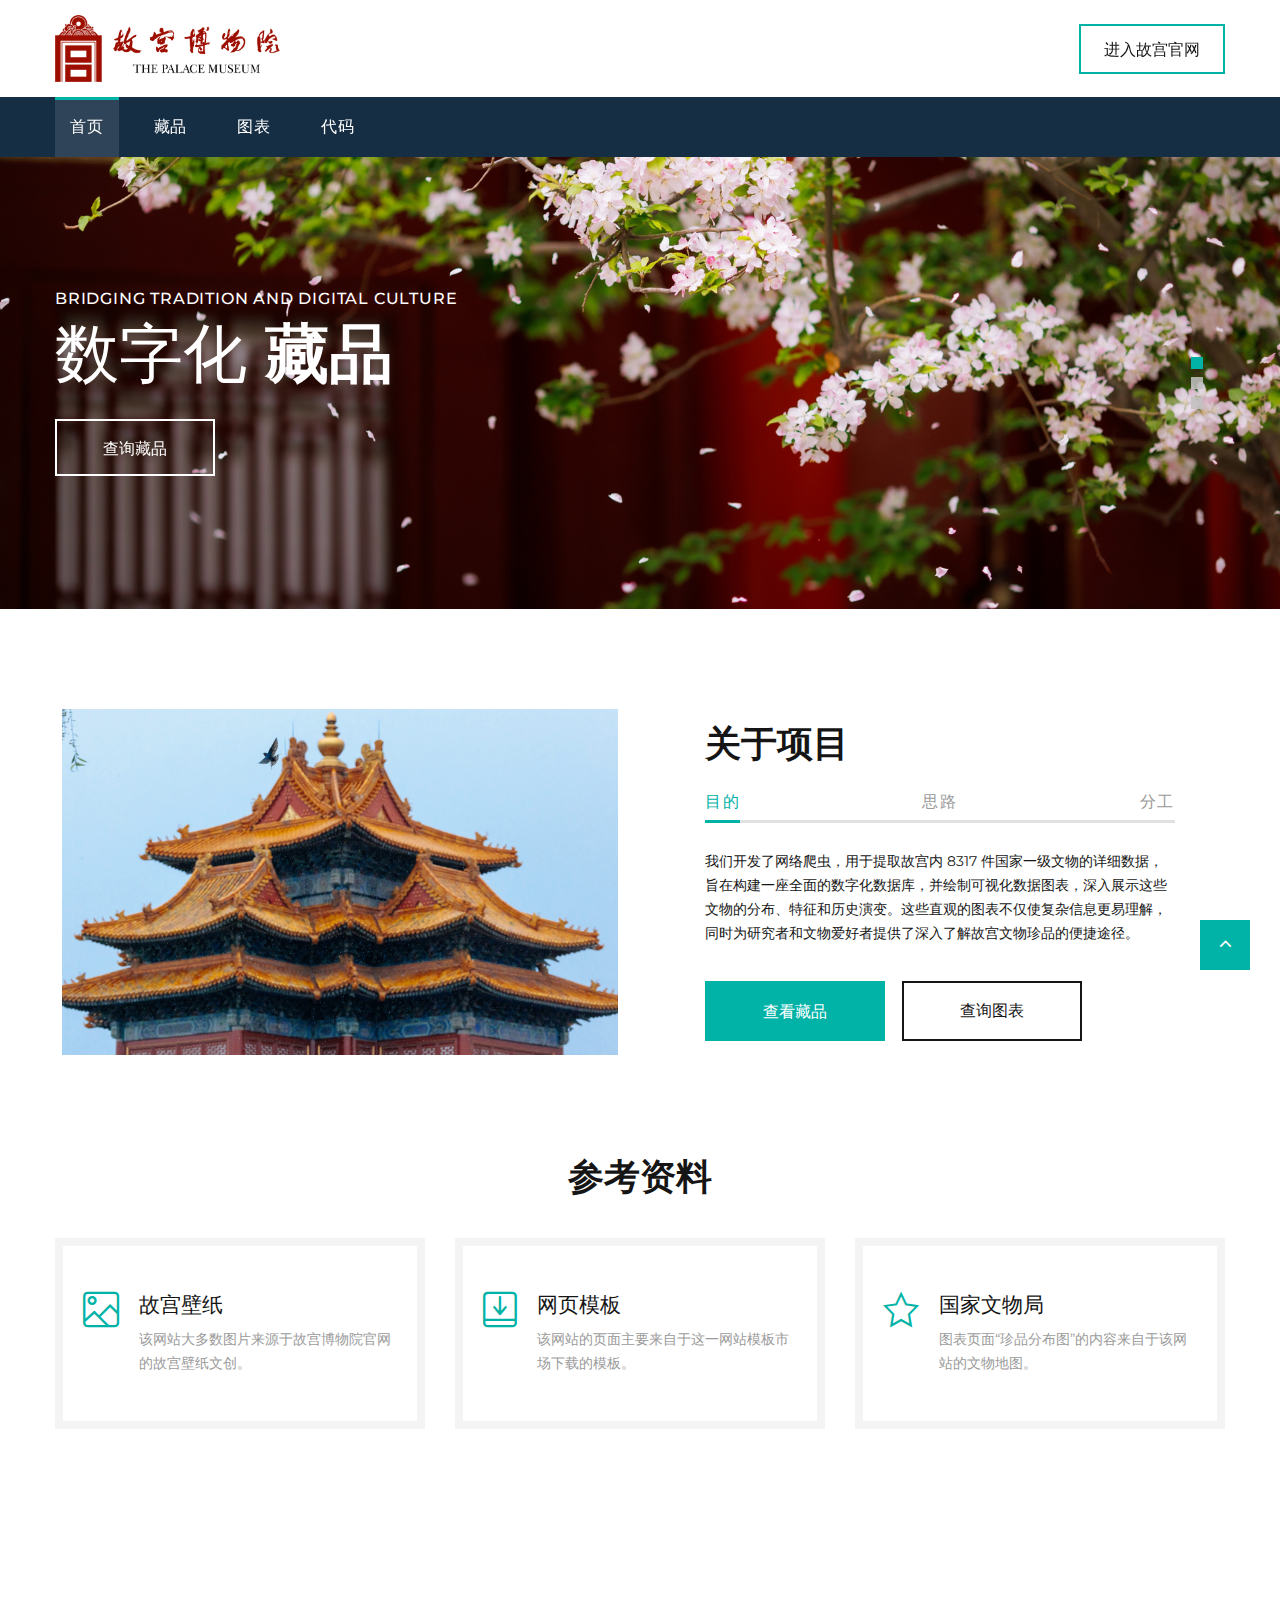
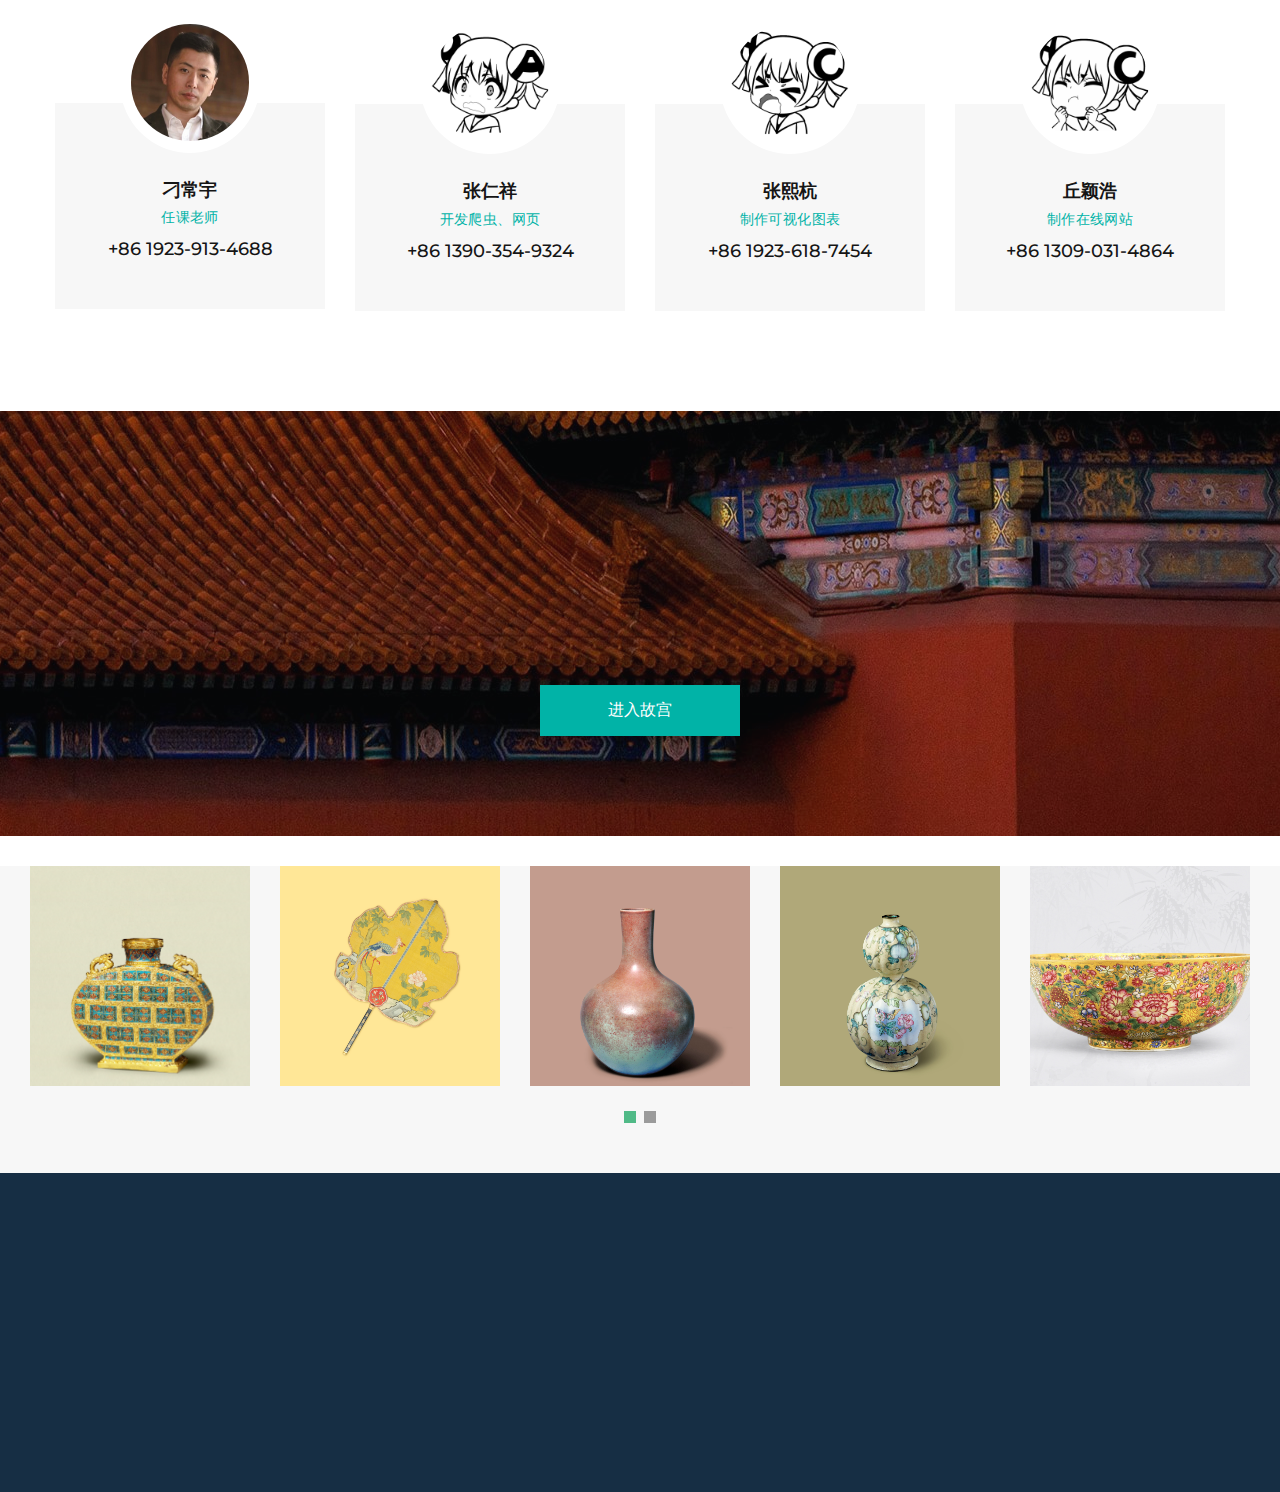
<file: index.html>
<!DOCTYPE html>
<html class="wide wow-animation" lang="en">

<head>
  <title>首页</title>
  <meta name="format-detection" content="telephone=no">
  <meta name="viewport"
    content="width=device-width, height=device-height, initial-scale=1.0, maximum-scale=1.0, user-scalable=0">
  <meta http-equiv="X-UA-Compatible" content="IE=edge">
  <meta charset="utf-8">
  <link rel="icon" href="images/小新.ico" type="image/x-icon">
  <!-- Stylesheets-->
  <link rel="stylesheet" type="text/css"
    href="//fonts.googleapis.com/css?family=Montserrat:400,500,600,700%7CPoppins:400%7CTeko:300,400">
  <link rel="stylesheet" href="css/bootstrap.css">
  <link rel="stylesheet" href="css/fonts.css">
  <link rel="stylesheet" href="css/style.css">
  <style>
    .ie-panel {
      display: none;
      background: #212121;
      padding: 10px 0;
      box-shadow: 3px 3px 5px 0 rgba(0, 0, 0, .3);
      clear: both;
      text-align: center;
      position: relative;
      z-index: 1;
    }

    html.ie-10 .ie-panel,
    html.lt-ie-10 .ie-panel {
      display: block;
    }
  </style>
</head>

<body>
  <div class="ie-panel"><a href="http://windows.microsoft.com/en-US/internet-explorer/"><img
        src="images/ie8-panel/warning_bar_0000_us.jpg" height="42" width="820"
        alt="You are using an outdated browser. For a faster, safer browsing experience, upgrade for free today."></a>
  </div>
  <div class="preloader">
    <div class="preloader-body">
      <div class="cssload-container">
        <div class="cssload-speeding-wheel"></div>
      </div>
      <p>Loading...</p>
    </div>
  </div>
  <div class="page">
    <header class="section page-header">
      <!-- RD Navbar-->
      <div class="rd-navbar-wrap">
        <nav class="rd-navbar rd-navbar-corporate" data-layout="rd-navbar-fixed" data-sm-layout="rd-navbar-fixed"
          data-md-layout="rd-navbar-fixed" data-md-device-layout="rd-navbar-fixed" data-lg-layout="rd-navbar-static"
          data-lg-device-layout="rd-navbar-fixed" data-xl-layout="rd-navbar-static"
          data-xl-device-layout="rd-navbar-static" data-xxl-layout="rd-navbar-static"
          data-xxl-device-layout="rd-navbar-static" data-lg-stick-up-offset="46px" data-xl-stick-up-offset="46px"
          data-xxl-stick-up-offset="106px" data-lg-stick-up="true" data-xl-stick-up="true" data-xxl-stick-up="true">
          <div class="rd-navbar-collapse-toggle rd-navbar-fixed-element-1" data-rd-navbar-toggle=".rd-navbar-collapse">
            <span></span>
          </div>
          <div class="rd-navbar-aside-outer">
            <div class="rd-navbar-aside">
              <!-- RD Navbar Panel-->
              <div class="rd-navbar-panel">
                <!-- RD Navbar Toggle-->
                <button class="rd-navbar-toggle" data-rd-navbar-toggle=".rd-navbar-nav-wrap"><span></span></button>
                <!-- RD Navbar Brand-->
                <div class="rd-navbar-brand">
                  <!--Brand--><a class="brand" href="index.html"><img src="images/图标.png" alt="" width="225"
                      height="18" /></a>
                </div>
              </div>
              <div class="rd-navbar-aside-right rd-navbar-collapse">
                <ul class="rd-navbar-corporate-contacts">
                </ul><a class="button button-md button-default-outline-2 button-ujarak"
                  href="https://www.dpm.org.cn/Home.html">进入故宫官网</a>
              </div>
            </div>
          </div>
          <div class="rd-navbar-main-outer">
            <div class="rd-navbar-main">
              <div class="rd-navbar-nav-wrap">
                <ul class="list-inline list-inline-md rd-navbar-corporate-list-social">
                </ul>
                <!-- RD Navbar Nav-->
                <ul class="rd-navbar-nav">
                  <li class="rd-nav-item active"><a class="rd-nav-link" href="index.html">首页</a>
                  </li>
                  <li class="rd-nav-item"><a class="rd-nav-link" href="about.html">藏品</a>
                  </li>
                  <li class="rd-nav-item"><a class="rd-nav-link" href="typography.html">图表</a>
                  </li>
                  <li class="rd-nav-item"><a class="rd-nav-link" href="contact-us.html">代码</a>
                  </li>
                </ul>
              </div>
            </div>
          </div>
        </nav>
      </div>
    </header>
    <!-- Swiper-->
    <section class="section swiper-container swiper-slider swiper-slider-corporate swiper-pagination-style-2"
      data-loop="true" data-autoplay="5000" data-simulate-touch="true" data-nav="false" data-direction="vertical">
      <div class="swiper-wrapper text-left">
        <div class="swiper-slide context-dark" data-slide-bg="images/slider-01.jpg">
          <div class="swiper-slide-caption section-md">
            <div class="container">
              <div class="row">
                <div class="col-md-10">
                  <h6 class="text-uppercase" data-caption-animate="fadeInRight" data-caption-delay="0">BRIDGING
                    TRADITION AND DIGITAL CULTURE</h6>
                  <h2 class="oh font-weight-light" data-caption-animate="slideInUp" data-caption-delay="100">
                    <span>数字化</span><span class="font-weight-bold"> 藏品</span>
                  </h2><a class="button button-default-outline button-ujarak" href="about.html"
                    data-caption-animate="fadeInLeft" data-caption-delay="0">查询藏品</a>
                </div>
              </div>
            </div>
          </div>
        </div>
        <div class="swiper-slide context-dark" data-slide-bg="images/slider-02.jpg">
          <div class="swiper-slide-caption section-md">
            <div class="container">
              <div class="row">
                <div class="col-md-10">
                  <h6 class="text-uppercase" data-caption-animate="fadeInRight" data-caption-delay="0">SIMPLIFYING DATA
                    WITH GRAPHIC PRECISION</h6>
                  <h2 class="oh font-weight-light" data-caption-animate="slideInUp" data-caption-delay="100">
                    <span>可视化</span><span class="font-weight-bold"> 图表</span>
                  </h2><a class="button button-default-outline button-ujarak" href="typography.html"
                    data-caption-animate="fadeInLeft" data-caption-delay="0">查看图表</a>
                </div>
              </div>
            </div>
          </div>
        </div>
        <div class="swiper-slide context-dark" data-slide-bg="images/0005.jpg">
          <div class="swiper-slide-caption section-md">
            <div class="container">
              <div class="row">
                <div class="col-md-10">
                  <h6 class="text-uppercase" data-caption-animate="fadeInRight" data-caption-delay="0">UNITING THROUGH
                    OPEN SOURCE CODE</h6>
                  <h2 class="oh font-weight-light" data-caption-animate="slideInUp" data-caption-delay="100">
                    <span>开源化</span><span class="font-weight-bold"> 代码</span>
                  </h2><a class="button button-default-outline button-ujarak" href="contact-us.html"
                    data-caption-animate="fadeInLeft" data-caption-delay="0">查找代码</a>
                </div>
              </div>
            </div>
          </div>
        </div>
      </div>
      <!-- Swiper Pagination-->
      <div class="swiper-pagination"></div>
    </section>

    <!-- Discover New Horizons-->
    <section class="section section-sm section-first bg-default text-md-left">
      <div class="container">
        <div class="row row-50 align-items-center justify-content-center justify-content-xl-between">
          <div class="col-lg-6 text-center wow fadeInUp"><img src="images/爱上紫禁城-角楼燕子 (2).jpg" alt="" width="556"
              height="382" />
          </div>
          <div class="col-lg-6 wow fadeInRight" data-wow-delay=".1s">
            <div class="box-width-lg-470">
              <h3>关于项目</h3>
              <!-- Bootstrap tabs-->
              <div
                class="tabs-custom tabs-horizontal tabs-line tabs-line-big tabs-line-style-2 text-center text-md-left"
                id="tabs-7">
                <!-- Nav tabs-->
                <ul class="nav nav-tabs">
                  <li class="nav-item" role="presentation"><a class="nav-link active" href="#tabs-7-1"
                      data-toggle="tab">目的</a></li>
                  <li class="nav-item" role="presentation"><a class="nav-link" href="#tabs-7-2" data-toggle="tab">思路</a>
                  </li>
                  <li class="nav-item" role="presentation"><a class="nav-link" href="#tabs-7-3" data-toggle="tab">分工</a>
                  </li>
                </ul>
                <!-- Tab panes-->
                <div class="tab-content">
                  <div class="tab-pane fade show active" id="tabs-7-1">
                    <p>我们开发了网络爬虫，用于提取故宫内 8317
                      件国家一级文物的详细数据，旨在构建一座全面的数字化数据库，并绘制可视化数据图表，深入展示这些文物的分布、特征和历史演变。这些直观的图表不仅使复杂信息更易理解，同时为研究者和文物爱好者提供了深入了解故宫文物珍品的便捷途径。
                    </p>
                    <div class="group-md group-middle"><a class="button button-secondary button-pipaluk"
                        href="about.html">查看藏品</a><a class="button button-black-outline button-md"
                        href="typography.html">查询图表</a></div>
                  </div>
                  <div class="tab-pane fade" id="tabs-7-2">
                    <p>1.开发网络爬虫获取数据<br>
                      2.创建 SQLite 数据库<br>
                      3.利用 python 绘制图表<br>
                      4.建设放置图表的网站
                    </p>
                    <div class="group-md group-middle"><a class="button button-secondary button-pipaluk"
                        href="about.html">查看藏品</a><a class="button button-black-outline button-md"
                        href="typography.html">查询图表</a></div>
                  </div>
                  <div class="tab-pane fade" id="tabs-7-3">
                    <p>张仁祥：开发爬虫、网页<br>
                      张熙杭：绘制可视化数据图表<br>
                      丘颖浩：创建和优化在线网站<br>
                      余若涵学姐：指导我们的工作
                    </p>
                    <div class="group-md group-middle"><a class="button button-secondary button-pipaluk"
                        href="about.html">查看藏品</a><a class="button button-black-outline button-md"
                        href="typography.html">查询图表</a></div>
                  </div>
                </div>
              </div>
            </div>
          </div>
        </div>
      </div>
    </section>

    <!--	Our Services-->
    <section class="section section-sm">
      <div class="container">
        <h3>参考资料</h3>
        <div class="row row-30">
          <div class="col-sm-6 col-lg-4">
            <article class="box-icon-classic">
              <div
                class="unit box-icon-classic-body flex-column flex-md-row text-md-left flex-lg-column text-lg-center flex-xl-row text-xl-left">
                <div class="unit-left">
                  <div class="box-icon-classic-icon fl-bigmug-line-images21"></div>
                </div>
                <div class="unit-body">
                  <h5 class="box-icon-classic-title"><a href="https://www.dpm.org.cn/lights/royal.html">故宫壁纸</a></h5>
                  <p class="box-icon-classic-text">该网站大多数图片来源于故宫博物院官网的故宫壁纸文创。</p>
                </div>
              </div>
            </article>
          </div>
          <div class="col-sm-6 col-lg-4">
            <article class="box-icon-classic">
              <div
                class="unit box-icon-classic-body flex-column flex-md-row text-md-left flex-lg-column text-lg-center flex-xl-row text-xl-left">
                <div class="unit-left">
                  <div class="box-icon-classic-icon fl-bigmug-line-download142"></div>
                </div>
                <div class="unit-body">
                  <h5 class="box-icon-classic-title"><a href="https://www.templatemonster.com/">网页模板</a></h5>
                  <p class="box-icon-classic-text">该网站的页面主要来自于这一网站模板市场下载的模板。</p>
                </div>
              </div>
            </article>
          </div>
          <div class="col-sm-6 col-lg-4">
            <article class="box-icon-classic">
              <div
                class="unit box-icon-classic-body flex-column flex-md-row text-md-left flex-lg-column text-lg-center flex-xl-row text-xl-left">
                <div class="unit-left">
                  <div class="box-icon-classic-icon fl-bigmug-line-favourites5"></div>
                </div>
                <div class="unit-body">
                  <h5 class="box-icon-classic-title"><a href="http://gl.ncha.gov.cn/#/Home">国家文物局</a></h5>
                  <p class="box-icon-classic-text">图表页面“珍品分布图”的内容来自于该网站的文物地图。</p>
                </div>
              </div>
            </article>
          </div>
        </div>
      </div>
    </section>

    <!-- Different People-->
    <section class="section section-sm">
      <div class="container">
        <h3 class="title-block find-car oh"><span class="d-inline-block wow slideInUp">团队成员</span></h3>
        <div class="row row-30 justify-content-center box-ordered">
          <div class="col-sm-6 col-md-5 col-lg-3">
            <!-- Team Modern-->
            <article class="team-modern">
              <div class="team-modern-header"><a class="team-modern-figure" href="https://person.zju.edu.cn/dcy/0.html"><img class="img-circles"
                    src="images/刁常宇老师2.jpg" alt="" width="118" height="118" /></a>
                <svg x="0px" y="0px" width="270px" height="70px" viewbox="0 0 270 70" enable-background="new 0 0 270 70"
                  xml:space="preserve">
                  <g>
                    <path fill="#161616"
                      d="M202.085,0C193.477,28.912,166.708,50,135,50S76.523,28.912,67.915,0H0v70h270V0H202.085z"></path>
                  </g>
                </svg>
              </div>
              <div class="team-modern-caption">
                <h6 class="team-modern-name"><a href="https://rwsk.zju.edu.cn/wkx/2021/0401/c53558a2273613/page.htm">刁常宇</a></h6>
                <p class="team-modern-status">任课老师</p>
                <h6 class="team-modern-phone"><a href="tel:#">+86 1923-913-4688</a></h6>
              </div>
            </article>
          </div>
          <div class="col-sm-6 col-md-5 col-lg-3">
            <!-- Team Modern-->
            <article class="team-modern">
              <div class="team-modern-header"><a class="team-modern-figure" href="https://www.acfun.cn/emot/"><img class="img-circles"
                    src="images/oxogqur1.png" alt="" width="118" height="118" /></a>
                <svg x="0px" y="0px" width="270px" height="70px" viewbox="0 0 270 70" enable-background="new 0 0 270 70"
                  xml:space="preserve">
                  <g>
                    <path fill="#161616"
                      d="M202.085,0C193.477,28.912,166.708,50,135,50S76.523,28.912,67.915,0H0v70h270V0H202.085z"></path>
                  </g>
                </svg>
              </div>
              <div class="team-modern-caption">
                <h6 class="team-modern-name"><a href="https://www.acfun.cn/v/list155/index.htm">张仁祥</a></h6>
                <p class="team-modern-status">开发爬虫、网页</p>
                <h6 class="team-modern-phone"><a href="tel:#">+86 1390-354-9324</a></h6>
              </div>
            </article>
          </div>
          <div class="col-sm-6 col-md-5 col-lg-3">
            <!-- Team Modern-->
            <article class="team-modern">
              <div class="team-modern-header"><a class="team-modern-figure" href="https://www.acfun.cn/emot/"><img class="img-circles"
                    src="images/3vytvqwj.png" alt="" width="118" height="118" /></a>
                <svg x="0px" y="0px" width="270px" height="70px" viewbox="0 0 270 70" enable-background="new 0 0 270 70"
                  xml:space="preserve">
                  <g>
                    <path fill="#161616"
                      d="M202.085,0C193.477,28.912,166.708,50,135,50S76.523,28.912,67.915,0H0v70h270V0H202.085z"></path>
                  </g>
                </svg>
              </div>
              <div class="team-modern-caption">
                <h6 class="team-modern-name"><a href="https://www.bilibili.com/">张熙杭</a></h6>
                <p class="team-modern-status">制作可视化图表</p>
                <h6 class="team-modern-phone"><a href="tel:#">+86 1923-618-7454</a></h6>
              </div>
            </article>
          </div>
          <div class="col-sm-6 col-md-5 col-lg-3">
            <!-- Team Modern-->
            <article class="team-modern">
              <div class="team-modern-header"><a class="team-modern-figure" href="https://www.acfun.cn/emot/"><img class="img-circles"
                    src="images/i51xnjxu.png" alt="" width="118" height="118" /></a>
                <svg x="0px" y="0px" width="270px" height="70px" viewbox="0 0 270 70" enable-background="new 0 0 270 70"
                  xml:space="preserve">
                  <g>
                    <path fill="#161616"
                      d="M202.085,0C193.477,28.912,166.708,50,135,50S76.523,28.912,67.915,0H0v70h270V0H202.085z"></path>
                  </g>
                </svg>
              </div>
              <div class="team-modern-caption">
                <h6 class="team-modern-name"><a href="https://china.nba.cn/">丘颖浩</a></h6>
                <p class="team-modern-status">制作在线网站</p>
                <h6 class="team-modern-phone"><a href="tel:#">+86 1309-031-4864</a></h6>
              </div>
            </article>
          </div>
        </div>
      </div>
    </section>
    <!-- Section Subscribe-->
    <section class="section bg-default text-center offset-top-50">
      <div class="parallax-container" data-parallax-img="images/爱上紫禁城3.jpg">
        <div class="parallax-content section-xl section-inset-custom-1 context-dark bg-overlay-2-21">
          <div class="container">
            <h2 class="heading-2 oh font-weight-normal wow slideInDown"><span
                class="d-block font-weight-semi-bold">故宫全景</span><span
                class="d-block font-weight-light"></span></h2>
            <p class="text-width-medium text-spacing-75 wow fadeInLeft" data-wow-delay=".1s">在这里，你将漫步于千年宫殿之间，探寻着帝王的足迹。华丽的金碧辉煌、精美的瓷器艺术、古老的宫廷文物，无不展现着中国古代文明的辉煌。每一块砖瓦、每一处雕刻都承载着千百年的历史沉淀，散发着深厚的文化底蕴。
            </p><a class="button button-secondary button-pipaluk" href="https://pano.dpm.org.cn/#/">进入故宫</a>
          </div>
        </div>
      </div>
    </section>
    <!--	Instagrram wondertour-->
    <section class="section section-sm section-top-0 section-fluid section-relative bg-gray-4">
      <div class="container-fluid">
        <h5></h5>
        <!-- Owl Carousel-->
        <div class="owl-carousel owl-classic owl-dots-secondary" data-items="1" data-sm-items="2" data-md-items="3"
          data-lg-items="4" data-xl-items="5" data-xxl-items="6" data-stage-padding="15" data-xxl-stage-padding="0"
          data-margin="30" data-autoplay="true" data-nav="true" data-dots="true">
          <!-- Thumbnail Classic-->
          <article class="thumbnail thumbnail-mary">
            <div class="thumbnail-mary-figure"><img src="images/清乾隆  掐丝珐琅锦纹螭耳扁壶 (1).jpg" alt="" width="270"
                height="195" />
            </div>
            <div class="thumbnail-mary-caption"><a class="icon fl-bigmug-line-zoom60"
                href="images/清乾隆  掐丝珐琅锦纹螭耳扁壶 (1).jpg" data-lightgallery="item"><img
                  src="images/清乾隆  掐丝珐琅锦纹螭耳扁壶 (1).jpg" alt="" width="270" height="195" /></a>
            </div>
          </article>
          <!-- Thumbnail Classic-->
          <article class="thumbnail thumbnail-mary">
            <div class="thumbnail-mary-figure"><img src="images/清 黄色缂丝凤梧牡丹图面紫檀木雕字柄团扇 (1).jpg" alt="" width="270"
                height="195" />
            </div>
            <div class="thumbnail-mary-caption"><a class="icon fl-bigmug-line-zoom60"
                href="images/清 黄色缂丝凤梧牡丹图面紫檀木雕字柄团扇 (1).jpg" data-lightgallery="item"><img
                  src="images/清 黄色缂丝凤梧牡丹图面紫檀木雕字柄团扇 (1).jpg" alt="" width="270" height="195" /></a>
            </div>
          </article>
          <!-- Thumbnail Classic-->
          <article class="thumbnail thumbnail-mary">
            <div class="thumbnail-mary-figure"><img src="images/清雍正 仿钧釉天球瓶 (2).jpg" alt="" width="270"
                height="195" />
            </div>
            <div class="thumbnail-mary-caption"><a class="icon fl-bigmug-line-zoom60"
                href="images/清雍正 仿钧釉天球瓶 (2).jpg" data-lightgallery="item"><img
                  src="images/清雍正 仿钧釉天球瓶 (2).jpg" alt="" width="270" height="195" /></a>
            </div>
          </article>
          <!-- Thumbnail Classic-->
          <article class="thumbnail thumbnail-mary">
            <div class="thumbnail-mary-figure"><img src="images/清乾隆 画珐琅花蝶纹葫芦式瓶.jpg" alt="" width="270"
                height="195" />
            </div>
            <div class="thumbnail-mary-caption"><a class="icon fl-bigmug-line-zoom60"
                href="images/清乾隆 画珐琅花蝶纹葫芦式瓶.jpg" data-lightgallery="item"><img
                  src="images/清乾隆 画珐琅花蝶纹葫芦式瓶.jpg" alt="" width="270" height="195" /></a>
            </div>
          </article>
          <!-- Thumbnail Classic-->
          <article class="thumbnail thumbnail-mary">
            <div class="thumbnail-mary-figure"><img src="images/清嘉庆  庆宜款金地粉彩白花纹碗.jpg" alt="" width="270"
                height="195" />
            </div>
            <div class="thumbnail-mary-caption"><a class="icon fl-bigmug-line-zoom60"
                href="images/清嘉庆  庆宜款金地粉彩白花纹碗.jpg" data-lightgallery="item"><img
                  src="images/清嘉庆  庆宜款金地粉彩白花纹碗.jpg" alt="" width="270" height="195" /></a>
            </div>
          </article>
          <!-- Thumbnail Classic-->
          <article class="thumbnail thumbnail-mary">
            <div class="thumbnail-mary-figure"><img src="images/明  剔红莲实纹圆盒.jpg" alt="" width="270"
                height="195" />
            </div>
            <div class="thumbnail-mary-caption"><a class="icon fl-bigmug-line-zoom60"
                href="images/明  剔红莲实纹圆盒.jpg" data-lightgallery="item"><img
                  src="images/明  剔红莲实纹圆盒.jpg" alt="" width="270" height="195" /></a>
            </div>
          </article>
          <!-- Thumbnail Classic-->
          <article class="thumbnail thumbnail-mary">
            <div class="thumbnail-mary-figure"><img src="images/清乾隆 窑变釉蒜头瓶.jpg" alt="" width="270"
                height="195" />
            </div>
            <div class="thumbnail-mary-caption"><a class="icon fl-bigmug-line-zoom60"
                href="images/清乾隆 窑变釉蒜头瓶.jpg" data-lightgallery="item"><img
                  src="images/清乾隆 窑变釉蒜头瓶.jpg" alt="" width="270" height="195" /></a>
            </div>
          </article>
          <article class="thumbnail thumbnail-mary">
            <div class="thumbnail-mary-figure"><img src="images/清 粉红色玻璃瓶.jpg" alt="" width="270"
                height="195" />
            </div>
            <div class="thumbnail-mary-caption"><a class="icon fl-bigmug-line-zoom60"
                href="images/清 粉红色玻璃瓶.jpg" data-lightgallery="item"><img
                  src="images/清 粉红色玻璃瓶.jpg" alt="" width="270" height="195" /></a>
            </div>
          </article>
          <article class="thumbnail thumbnail-mary">
            <div class="thumbnail-mary-figure"><img src="images/清嘉庆 绿地白花三孔葫芦瓶.jpg" alt="" width="270"
                height="195" />
            </div>
            <div class="thumbnail-mary-caption"><a class="icon fl-bigmug-line-zoom60"
                href="images/清嘉庆 绿地白花三孔葫芦瓶.jpg" data-lightgallery="item"><img
                  src="images/清嘉庆 绿地白花三孔葫芦瓶.jpg" alt="" width="270" height="195" /></a>
            </div>
          </article>
        </div>
      </div>
    </section>

    <footer class="section footer-corporate context-dark">
      <div class="footer-corporate-inset">
        <div class="container">
          <div class="row row-40 justify-content-lg-between">
            <div class="col-sm-6 col-md-12 col-lg-3 col-xl-4">
              <div class="oh-desktop">
                <div class="wow slideInRight" data-wow-delay="0s">
                  <h6 class="text-spacing-100 text-uppercase">联系我们</h6>
                  <ul class="footer-contacts d-inline-block d-sm-block">
                    <li>
                      <div class="unit">
                        <div class="unit-left"><span class="icon fa fa-phone"></span></div>
                        <div class="unit-body"><a class="link-phone" href="tel:#">+86 1390-354-9324</a></div>
                      </div>
                    </li>
                    <li>
                      <div class="unit">
                        <div class="unit-left"><span class="icon fa fa-envelope"></span></div>
                        <div class="unit-body"><a class="link-aemail" href="mailto:#">z2193615044@163.com</a></div>
                      </div>
                    </li>
                    <li>
                      <div class="unit">
                        <div class="unit-left"><span class="icon fa fa-location-arrow"></span></div>
                        <div class="unit-body"><a class="link-location" href="#">浙江大学西溪校区<br>邮政编码：310000</a></div>
                      </div>
                    </li>
                  </ul>
                </div>
              </div>
            </div>
            <div class="col-sm-6 col-md-5 col-lg-3 col-xl-4">
              <div class="oh-desktop">
                <div class="wow slideInDown" data-wow-delay="0s">
                  <h6 class="text-spacing-100 text-uppercase">最近更新</h6>
                  <!-- Post Minimal 2-->
                  <article class="post post-minimal-2">
                    <p class="post-minimal-2-title"><a href="typography.html">时间序列文物分布趋势图</a></p>
                    <div class="post-minimal-2-time">
                      <time datetime="2019-05-04">2024-1-1</time>
                    </div>
                  </article>
                  <!-- Post Minimal 2-->
                  <article class="post post-minimal-2">
                    <p class="post-minimal-2-title"><a href="typography.html">文物制作者及时代关联热图</a></p>
                    <div class="post-minimal-2-time">
                      <time datetime="2019-05-04">2024-1-3</time>
                    </div>
                  </article>
                </div>
              </div>
            </div>
            <div class="col-sm-11 col-md-7 col-lg-5 col-xl-4">
              <div class="oh-desktop">
                <div class="wow slideInLeft" data-wow-delay="0s">
                  <h6 class="text-spacing-100 text-uppercase">快速链接</h6>
                  <ul class="row-6 list-0 list-marked list-marked-md list-marked-secondary list-custom-2">
                    <li><a href="https://www.dpm.org.cn/Home.html">故宫博物院官网</a></li>
                    <li><a href="https://zm-digicol.dpm.org.cn/">故宫藏品总目</a></li>
                    <li><a href="http://gl.ncha.gov.cn/#/Industry/Collection-unit?title=全国博物馆名录">全国博物馆名录</a></li>
                    <li><a href="http://gl.ncha.gov.cn/#/Industry/Collection-Collection?title=全国珍贵文物数据库">全国文物数据库</a>
                    </li>
                  </ul>
                </div>
              </div>
            </div>
          </div>
        </div>
      </div>
    </footer>
  </div>
  <!-- Global Mailform Output-->
  <div class="snackbars" id="form-output-global"></div>
  <!-- Javascript-->
  <script src="js/core.min.js"></script>
  <script src="js/script.js"></script>
</body>

</html>
</file>
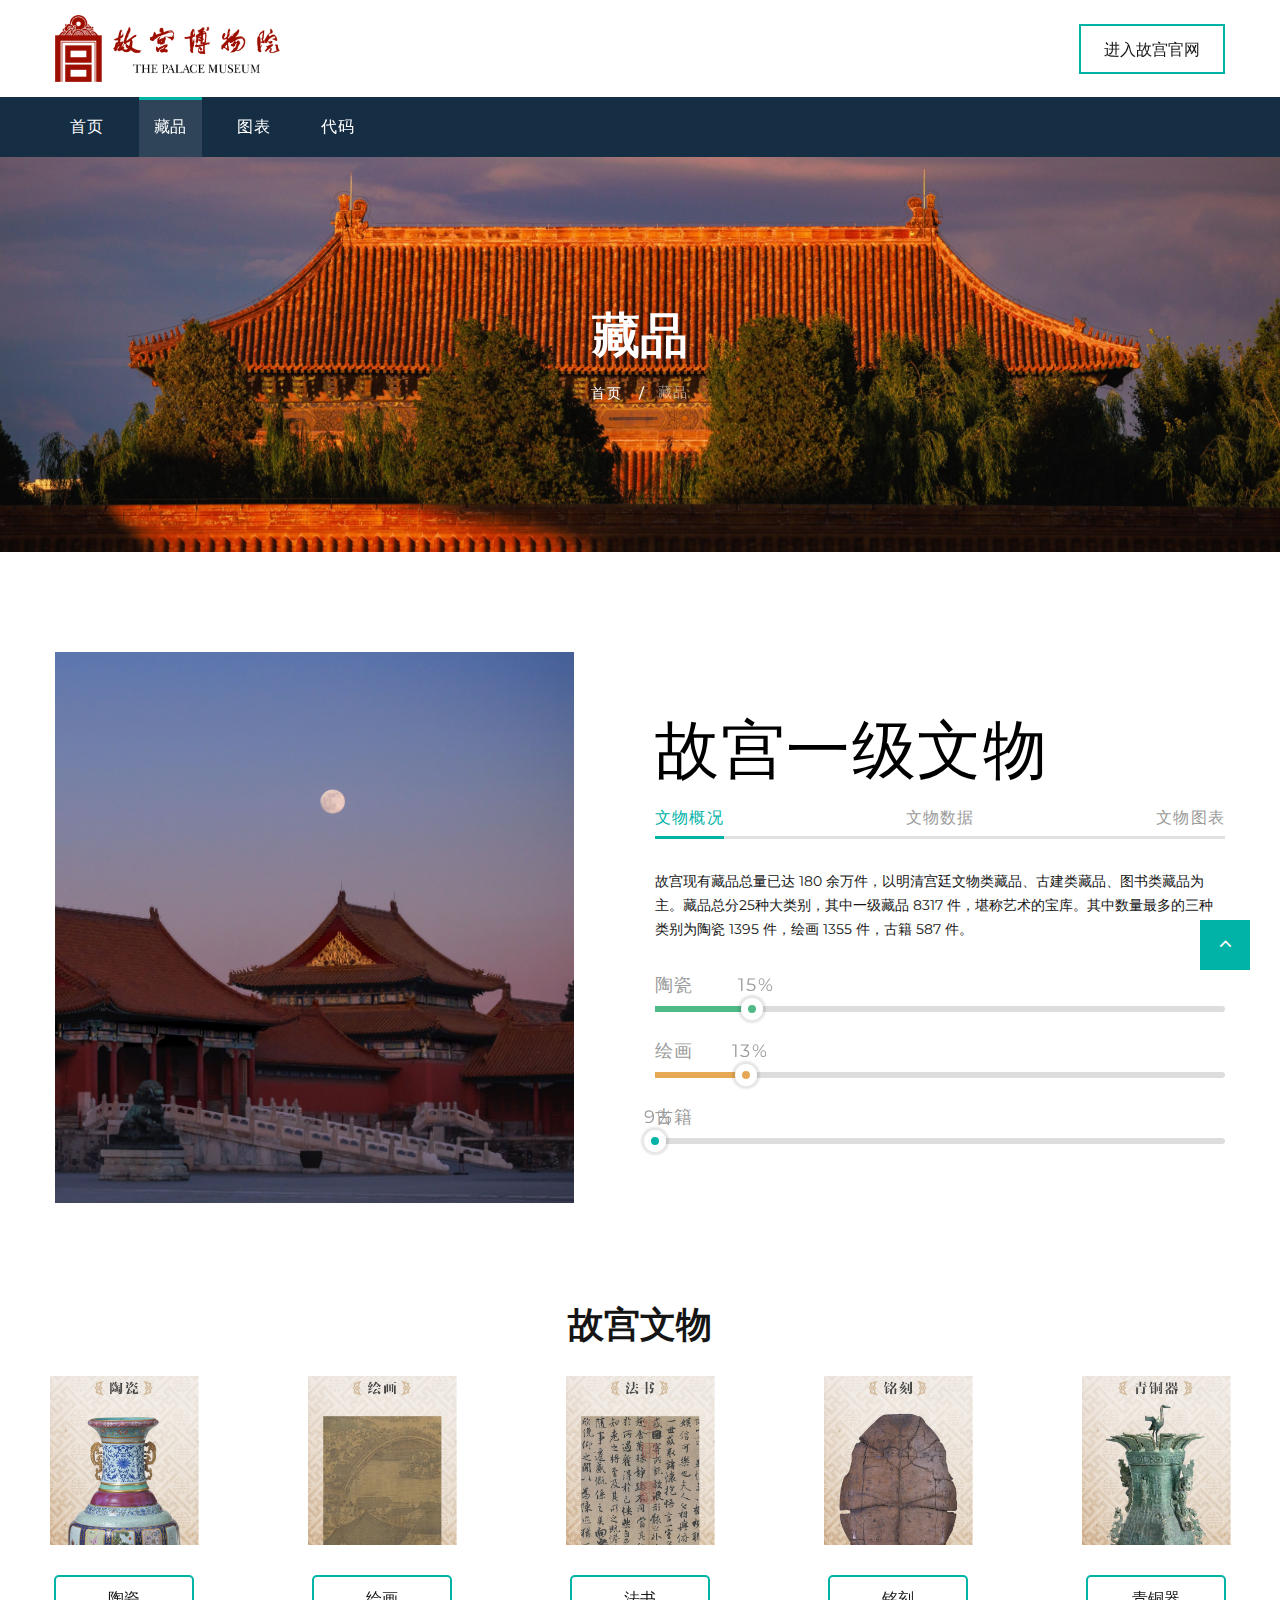
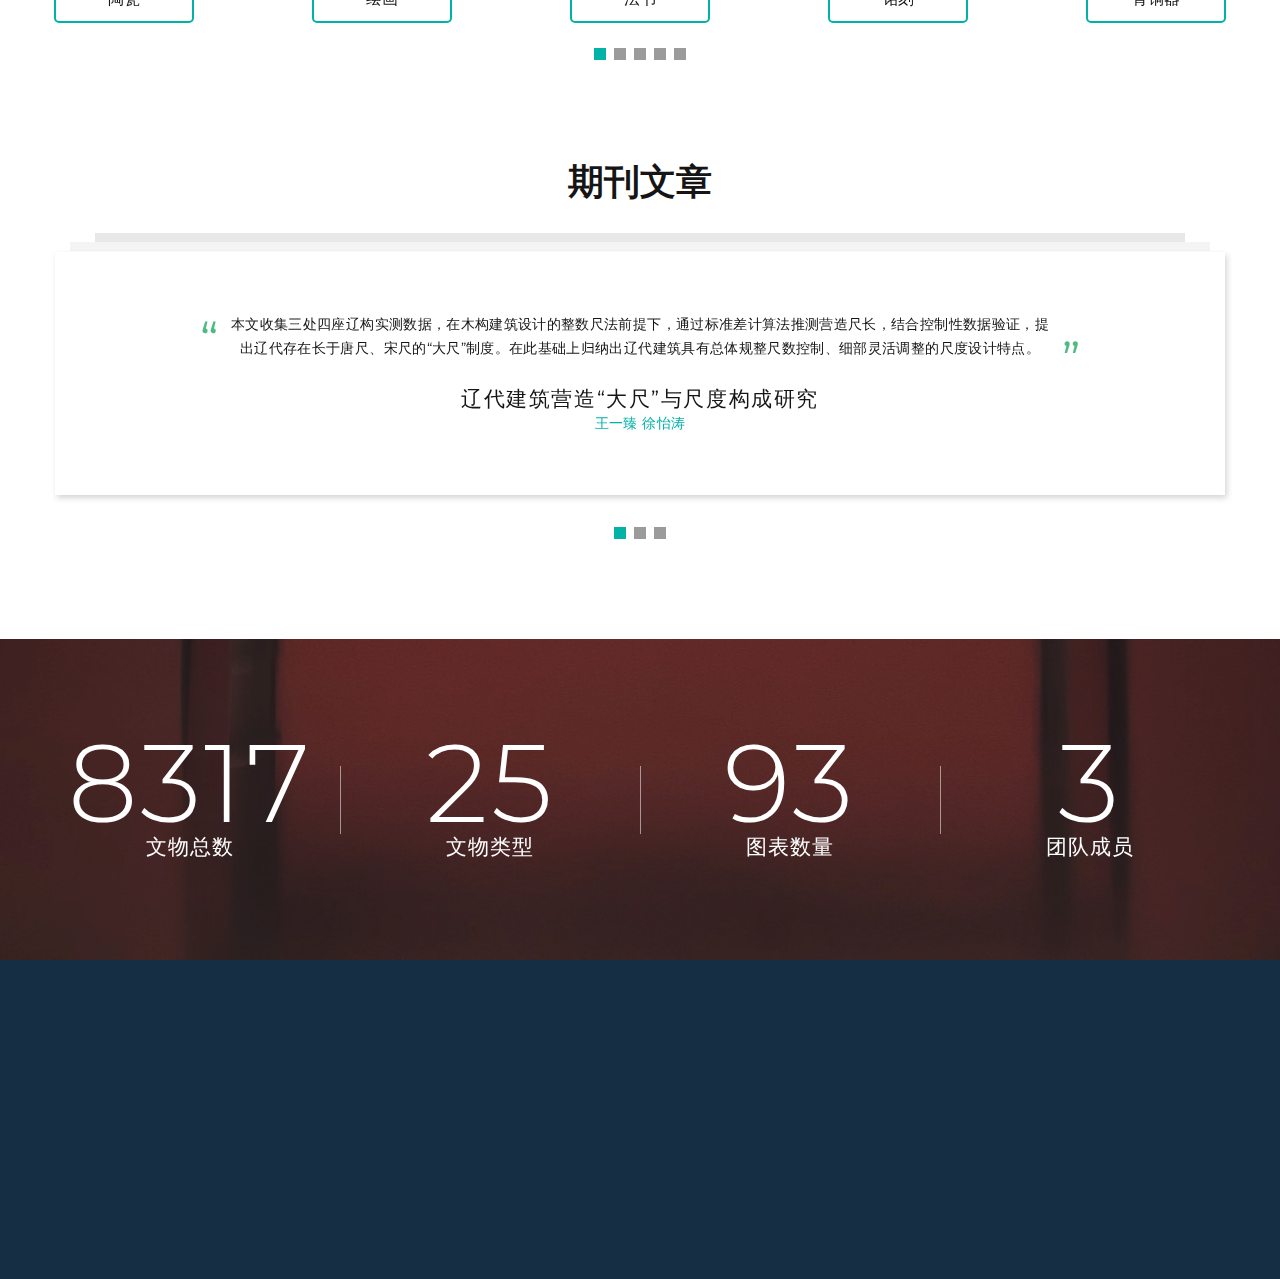
<file: about.html>
<!DOCTYPE html>
<html class="wide wow-animation" lang="en">

<head>
  <title>藏品</title>
  <meta name="format-detection" content="telephone=no">
  <meta name="viewport"
    content="width=device-width, height=device-height, initial-scale=1.0, maximum-scale=1.0, user-scalable=0">
  <meta http-equiv="X-UA-Compatible" content="IE=edge">
  <meta charset="utf-8">
  <link rel="icon" href="images/小新2.ico" type="image/x-icon">
  <!-- Stylesheets-->
  <link rel="stylesheet" type="text/css"
    href="//fonts.googleapis.com/css?family=Montserrat:400,500,600,700%7CPoppins:400%7CTeko:300,400">
  <link rel="stylesheet" href="css/bootstrap.css">
  <link rel="stylesheet" href="css/fonts.css">
  <link rel="stylesheet" href="css/style.css">
  <style>
    .ie-panel {
      display: none;
      background: #212121;
      padding: 10px 0;
      box-shadow: 3px 3px 5px 0 rgba(0, 0, 0, .3);
      clear: both;
      text-align: center;
      position: relative;
      z-index: 1;
    }

    html.ie-10 .ie-panel,
    html.lt-ie-10 .ie-panel {
      display: block;
    }
  </style>
</head>

<body>
  <div class="ie-panel"><a href="http://windows.microsoft.com/en-US/internet-explorer/"><img
        src="images/ie8-panel/warning_bar_0000_us.jpg" height="42" width="820"
        alt="You are using an outdated browser. For a faster, safer browsing experience, upgrade for free today."></a>
  </div>
  <div class="preloader">
    <div class="preloader-body">
      <div class="cssload-container">
        <div class="cssload-speeding-wheel"></div>
      </div>
      <p>Loading...</p>
    </div>
  </div>
  <div class="page">
    <header class="section page-header">
      <!-- RD Navbar-->
      <div class="rd-navbar-wrap">
        <nav class="rd-navbar rd-navbar-corporate" data-layout="rd-navbar-fixed" data-sm-layout="rd-navbar-fixed"
          data-md-layout="rd-navbar-fixed" data-md-device-layout="rd-navbar-fixed" data-lg-layout="rd-navbar-static"
          data-lg-device-layout="rd-navbar-fixed" data-xl-layout="rd-navbar-static"
          data-xl-device-layout="rd-navbar-static" data-xxl-layout="rd-navbar-static"
          data-xxl-device-layout="rd-navbar-static" data-lg-stick-up-offset="46px" data-xl-stick-up-offset="46px"
          data-xxl-stick-up-offset="106px" data-lg-stick-up="true" data-xl-stick-up="true" data-xxl-stick-up="true">
          <div class="rd-navbar-collapse-toggle rd-navbar-fixed-element-1" data-rd-navbar-toggle=".rd-navbar-collapse">
            <span></span>
          </div>
          <div class="rd-navbar-aside-outer">
            <div class="rd-navbar-aside">
              <!-- RD Navbar Panel-->
              <div class="rd-navbar-panel">
                <!-- RD Navbar Toggle-->
                <button class="rd-navbar-toggle" data-rd-navbar-toggle=".rd-navbar-nav-wrap"><span></span></button>
                <!-- RD Navbar Brand-->
                <div class="rd-navbar-brand">
                  <!--Brand--><a class="brand" href="index.html"><img src="images/图标.png" alt="" width="225"
                      height="18" /></a>
                </div>
              </div>
              <div class="rd-navbar-aside-right rd-navbar-collapse">
                <ul class="rd-navbar-corporate-contacts">
                </ul><a class="button button-md button-default-outline-2 button-ujarak"
                  href="https://www.dpm.org.cn/Home.html">进入故宫官网</a>
              </div>
            </div>
          </div>
          <div class="rd-navbar-main-outer">
            <div class="rd-navbar-main">
              <div class="rd-navbar-nav-wrap">
                <ul class="list-inline list-inline-md rd-navbar-corporate-list-social">
                </ul>
                <!-- RD Navbar Nav-->
                <ul class="rd-navbar-nav">
                  <li class="rd-nav-item"><a class="rd-nav-link" href="index.html">首页</a>
                  </li>
                  <li class="rd-nav-item active"><a class="rd-nav-link" href="about.html">藏品</a>
                  </li>
                  <li class="rd-nav-item"><a class="rd-nav-link" href="typography.html">图表</a>
                  </li>
                  <li class="rd-nav-item"><a class="rd-nav-link" href="contact-us.html">代码</a>
                  </li>
                </ul>
              </div>
            </div>
          </div>
        </nav>
      </div>
    </header>
    <!-- Breadcrumbs -->
    <section class="breadcrumbs-custom-inset">
      <div class="breadcrumbs-custom context-dark bg-overlay-60">
        <div class="container">
          <h2 class="breadcrumbs-custom-title">藏品</h2>
          <ul class="breadcrumbs-custom-path">
            <li><a href="index.html">首页</a></li>
            <li class="active">藏品</li>
          </ul>
        </div>
        <div class="box-position" style="background-image: url(images/love.jpg);"></div>
      </div>
    </section>
    <!-- Why choose us-->
    <section class="section section-sm section-first bg-default text-md-left">
      <div class="container">
        <div class="row row-50 justify-content-center align-items-xl-center">
          <div class="col-md-10 col-lg-5 col-xl-6"><img src="images/爱上紫禁城-月亮.jpg" alt="" width="519" height="564" />
          </div>
          <div class="col-md-10 col-lg-7 col-xl-6">
            <h1 class="text-spacing-25 font-weight-normal title-opacity-9" style="color: black;">故宫一级文物</h1>
            <!-- Bootstrap tabs-->
            <div class="tabs-custom tabs-horizontal tabs-line" id="tabs-4">
              <!-- Nav tabs-->
              <ul class="nav nav-tabs">
                <li class="nav-item" role="presentation"><a class="nav-link active" href="#tabs-4-1"
                    data-toggle="tab">文物概况</a></li>
                <li class="nav-item" role="presentation"><a class="nav-link" href="#tabs-4-2" data-toggle="tab">文物数据</a></li>
                <li class="nav-item" role="presentation"><a class="nav-link" href="#tabs-4-3" data-toggle="tab">文物图表</a></li>
              </ul>
              <!-- Tab panes-->
              <div class="tab-content">
                <div class="tab-pane fade show active" id="tabs-4-1">
                  <p>故宫现有藏品总量已达 180 余万件，以明清宫廷文物类藏品、古建类藏品、图书类藏品为主。藏品总分25种大类别，其中一级藏品 8317 件，堪称艺术的宝库。其中数量最多的三种类别为陶瓷 1395
                    件，绘画 1355 件，古籍 587 件。</p>
                  <!-- Linear progress bar-->
                  <article class="progress-linear progress-secondary">
                    <div class="progress-header">
                      <p>陶瓷</p>
                    </div>
                    <div class="progress-bar-linear-wrap">
                      <div class="progress-bar-linear" data-gradient=""><span class="progress-value">17</span><span
                          class="progress-marker"></span></div>
                    </div>
                  </article>
                  <!-- Linear progress bar-->
                  <article class="progress-linear progress-orange">
                    <div class="progress-header">
                      <p>绘画</p>
                    </div>
                    <div class="progress-bar-linear-wrap">
                      <div class="progress-bar-linear" data-gradient=""><span class="progress-value">16</span><span
                          class="progress-marker"></span></div>
                    </div>
                  </article>
                  <!-- Linear progress bar-->
                  <article class="progress-linear">
                    <div class="progress-header">
                      <p>古籍</p>
                    </div>
                    <div class="progress-bar-linear-wrap">
                      <div class="progress-bar-linear" data-gradient=""><span class="progress-value">9</span><span
                          class="progress-marker"></span></div>
                    </div>
                  </article>
                </div>
                <div class="tab-pane fade" id="tabs-4-2">
                  <div class="row row-40 justify-content-center text-center inset-top-10">
                    <div class="col-sm-4">
                      <!-- Circle Progress Bar-->
                      <div class="progress-bar-circle" data-value="0.17" data-gradient="#01b3a7"
                        data-empty-fill="transparent" data-size="150" data-thickness="12" data-reverse="true">
                        <span></span>
                      </div>
                      <p class="progress-bar-circle-title">明代文物</p>
                    </div>
                    <div class="col-sm-4">
                      <!-- Circle Progress Bar-->
                      <div class="progress-bar-circle" data-value="0.54" data-gradient="#01b3a7"
                        data-empty-fill="transparent" data-size="150" data-thickness="12" data-reverse="true">
                        <span></span>
                      </div>
                      <p class="progress-bar-circle-title">清代文物</p>
                    </div>
                    <div class="col-sm-4">
                      <!-- Circle Progress Bar-->
                      <div class="progress-bar-circle" data-value="0.29" data-gradient="#01b3a7"
                        data-empty-fill="transparent" data-size="150" data-thickness="12" data-reverse="true">
                        <span></span>
                      </div>
                      <p class="progress-bar-circle-title">其它文物</p>
                    </div>
                  </div>
                  <div class="group-md group-middle">
                    <a class="button button-width-xl-230 button-primary button-pipaluk" href="#" onclick="downloadCSV(event)">下载 CSV</a>
                      <a class="button button-black-outline button-width-xl-230" href="#" onclick="downloadExcel(event)">下载 Excel</a></div>

                      <script>
                      function downloadExcel(event) {
                          event.preventDefault();  // 阻止默认行为

                          var link = document.createElement("a");
                          link.href = "excel_collection.zip";
                          link.download = "excel.zip";
                          document.body.appendChild(link);
                          link.click();
                          document.body.removeChild(link);
                      }
                      </script>

                      <script>
                      function downloadCSV(event) {
                          event.preventDefault();  // 阻止默认行为

                          var link = document.createElement("a");
                          link.href = "csv_with_type.zip";
                          link.download = "csv.zip";
                          document.body.appendChild(link);
                          link.click();
                          document.body.removeChild(link);
                      }
                      </script>
                </div>

                <div class="tab-pane fade" id="tabs-4-3">
                  <p>我们根据获取的文物数据，做了 93 张可视化数据图表。其中最多的三类为数量演变图 25 张，简介词云图 25 张，文物分类图 18张。</p>
                  <div class="text-center text-sm-left offset-top-30 tab-height">
                    <ul class="row-16 list-0 list-custom list-marked list-marked-sm list-marked-secondary">
                      <li>数量演变图</li>
                      <li>文物全景图</li>
                      <li>具体时代图</li>
                      <li>简介词云图</li>
                      <li>文物分类图</li>
                      <li>珍品分布图</li>
                    </ul>
                  </div>
                  <div class="group-md group-middle"><a class="button button-black-outline button-md" href="#" onclick="downloadgraph(event)">下载图表</a></div>
                  <script>
                      function downloadgraph(event) {
                          event.preventDefault();  // 阻止默认行为

                          var link = document.createElement("a");
                          link.href = "图表.zip";
                          link.download = "图表.zip";
                          document.body.appendChild(link);
                          link.click();
                          document.body.removeChild(link);
                      }
                      </script>
                </div>
              </div>
            </div>
          </div>
        </div>
      </div>
    </section>
    

    <!-- Latest Projects-->
    <section class="section section-sm section-fluid bg-default">
      <div class="container">
        <h3>故宫文物</h3>
      </div>
      <!-- Owl Carousel-->
      <div class="owl-carousel owl-classic owl-timeline" data-items="1" data-md-items="2" data-lg-items="5"
        data-xl-items="5" data-margin="10" data-autoplay="false" data-nav="true" data-dots="true">
        <div class="owl-item">
          <!-- Thumbnail Classic-->
          <article class="thumbnail thumbnail-mary">
            <div class="thumbnail-mary-figure"><img src="images/s58720f7a29696.jpg" alt="" width="254" height="345"
                style="max-width:50%; max-height:50%;" />
            </div>
            <div class="thumbnail-mary-caption"><a class="icon fl-bigmug-line-zoom60" href="images/s58720f7a29696.jpg"
                data-lightgallery="item"><img src="images/s58720f7a29696.jpg" alt="" width="254" height="345" /></a>
            </div>
          </article>
          <div class="thumbnail-mary-description">
            <h5 class="thumbnail-mary-project button button-md button-default-outline-2 button-ujarak"
              style="display: inline-block; padding: 10px; border-radius: 5px;"><a
                href="https://www.dpm.org.cn/collection/ceramics.html">陶瓷</a></h5><span
              class="thumbnail-mary-decor"></span>
            <h5 class="thumbnail-mary-time">
            </h5>
          </div>
        </div>
        <div class="owl-item">
          <!-- Thumbnail Classic-->
          <article class="thumbnail thumbnail-mary">
            <div class="thumbnail-mary-figure"><img src="images/s587210106bfc8.jpg" alt="" width="254" height="345"
                style="max-width:50%; max-height:50%;" />
            </div>
            <div class="thumbnail-mary-caption"><a class="icon fl-bigmug-line-zoom60" href="images/s587210106bfc8.jpg"
                data-lightgallery="item"><img src="images/s587210106bfc8.jpg" alt="" width="254" height="345" /></a>
            </div>
          </article>
          <div class="thumbnail-mary-description">
            <h5 class="thumbnail-mary-project button button-md button-default-outline-2 button-ujarak"
              style="display: inline-block; padding: 10px; border-radius: 5px;"><a
                href="https://www.dpm.org.cn/collection/paints.html">绘画</a></h5><span
              class="thumbnail-mary-decor"></span>
            <h5 class="thumbnail-mary-time">
            </h5>
          </div>
        </div>
        <div class="owl-item">
          <!-- Thumbnail Classic-->
          <article class="thumbnail thumbnail-mary">
            <div class="thumbnail-mary-figure"><img src="images/s587214ff55c1b2.jpg" alt="" width="420" height="308"
                style="max-width:50%; max-height:50%;" />
            </div>
            <div class="thumbnail-mary-caption"><a class="icon fl-bigmug-line-zoom60" href="images/s587214ff55c1b2.jpg"
                data-lightgallery="item"><img src="images/s587214ff55c1b2.jpg" alt="" width="420" height="308" /></a>
            </div>
          </article>
          <div class="thumbnail-mary-description">
            <h5 class="thumbnail-mary-project button button-md button-default-outline-2 button-ujarak"
              style="display: inline-block; padding: 10px; border-radius: 5px;"><a
                href="https://www.dpm.org.cn/collection/handwritings.html">法书</a></h5><span
              class="thumbnail-mary-decor"></span>
            <h5 class="thumbnail-mary-time">
            </h5>
          </div>
        </div>
        <div class="owl-item">
          <!-- Thumbnail Classic-->
          <article class="thumbnail thumbnail-mary">
            <div class="thumbnail-mary-figure"><img src="images/s5872103b736b4.jpg" alt="" width="420" height="308"
                style="max-width:50%; max-height:50%;" />
            </div>
            <div class="thumbnail-mary-caption"><a class="icon fl-bigmug-line-zoom60" href="images/s5872103b736b4.jpg"
                data-lightgallery="item"><img src="images/s5872103b736b4.jpg" alt="" width="420" height="308" /></a>
            </div>
          </article>
          <div class="thumbnail-mary-description">
            <h5 class="thumbnail-mary-project button button-md button-default-outline-2 button-ujarak"
              style="display: inline-block; padding: 10px; border-radius: 5px;"><a
                href="https://www.dpm.org.cn/collection/impress.html">铭刻</a></h5><span
              class="thumbnail-mary-decor"></span>
            <h5 class="thumbnail-mary-time">
            </h5>
          </div>
        </div>
        <div class="owl-item">
          <!-- Thumbnail Classic-->
          <article class="thumbnail thumbnail-mary">
            <div class="thumbnail-mary-figure"><img src="images/s5916ac5bdce54.jpg" alt="" width="420" height="308"
                style="max-width:50%; max-height:50%;" />
            </div>
            <div class="thumbnail-mary-caption"><a class="icon fl-bigmug-line-zoom60" href="images/s5916ac5bdce54.jpg"
                data-lightgallery="item"><img src="images/s5916ac5bdce54.jpg" alt="" width="420" height="308" /></a>
            </div>
          </article>
          <div class="thumbnail-mary-description">
            <h5 class="thumbnail-mary-project button button-md button-default-outline-2 button-ujarak"
              style="display: inline-block; padding: 10px; border-radius: 5px;"><a
                href="https://www.dpm.org.cn/collection/bronzes.html">青铜器</a></h5><span
              class="thumbnail-mary-decor"></span>
            <h5 class="thumbnail-mary-time">
            </h5>
          </div>
        </div>
        <div class="owl-item">
          <!-- Thumbnail Classic-->
          <article class="thumbnail thumbnail-mary">
            <div class="thumbnail-mary-figure"><img src="images/s5872106e09aa4.jpg" alt="" width="420" height="308"
                style="max-width:50%; max-height:50%;" />
            </div>
            <div class="thumbnail-mary-caption"><a class="icon fl-bigmug-line-zoom60" href="images/s5872106e09aa4.jpg"
                data-lightgallery="item"><img src="images/s5872106e09aa4.jpg" alt="" width="420" height="308" /></a>
            </div>
          </article>
          <div class="thumbnail-mary-description">
            <h5 class="thumbnail-mary-project button button-md button-default-outline-2 button-ujarak"
              style="display: inline-block; padding: 10px; border-radius: 5px;"><a
                href="https://www.dpm.org.cn/collection/enamels.html">珐琅</a></h5><span
              class="thumbnail-mary-decor"></span>
            <h5 class="thumbnail-mary-time">
            </h5>
          </div>
        </div>
        <div class="owl-item">
          <!-- Thumbnail Classic-->
          <article class="thumbnail thumbnail-mary">
            <div class="thumbnail-mary-figure"><img src="images/s587210839ff45.jpg" alt="" width="420" height="308"
                style="max-width:50%; max-height:50%;" />
            </div>
            <div class="thumbnail-mary-caption"><a class="icon fl-bigmug-line-zoom60" href="images/s587210839ff45.jpg"
                data-lightgallery="item"><img src="images/s587210839ff45.jpg" alt="" width="420" height="308" /></a>
            </div>
          </article>
          <div class="thumbnail-mary-description">
            <h5 class="thumbnail-mary-project button button-md button-default-outline-2 button-ujarak"
              style="display: inline-block; padding: 10px; border-radius: 5px;"><a
                href="https://www.dpm.org.cn/collection/lacquerwares.html">漆器</a></h5><span
              class="thumbnail-mary-decor"></span>
            <h5 class="thumbnail-mary-time">
            </h5>
          </div>
        </div>
        <div class="owl-item">
          <!-- Thumbnail Classic-->
          <article class="thumbnail thumbnail-mary">
            <div class="thumbnail-mary-figure"><img src="images/s5872109481589.jpg" alt="" width="420" height="308"
                style="max-width:50%; max-height:50%;" />
            </div>
            <div class="thumbnail-mary-caption"><a class="icon fl-bigmug-line-zoom60" href="images/s5872109481589.jpg"
                data-lightgallery="item"><img src="images/s5872109481589.jpg" alt="" width="420" height="308" /></a>
            </div>
          </article>
          <div class="thumbnail-mary-description">
            <h5 class="thumbnail-mary-project button button-md button-default-outline-2 button-ujarak"
              style="display: inline-block; padding: 10px; border-radius: 5px;"><a
                href="https://www.dpm.org.cn/collection/sculptures.html">雕塑</a></h5><span
              class="thumbnail-mary-decor"></span>
            <h5 class="thumbnail-mary-time">
            </h5>
          </div>
        </div>
        <div class="owl-item">
          <!-- Thumbnail Classic-->
          <article class="thumbnail thumbnail-mary">
            <div class="thumbnail-mary-figure"><img src="images/s587210a5d96ad.jpg" alt="" width="420" height="308"
                style="max-width:50%; max-height:50%;" />
            </div>
            <div class="thumbnail-mary-caption"><a class="icon fl-bigmug-line-zoom60" href="images/s587210a5d96ad.jpg"
                data-lightgallery="item"><img src="images/s587210a5d96ad.jpg" alt="" width="420" height="308" /></a>
            </div>
          </article>
          <div class="thumbnail-mary-description">
            <h5 class="thumbnail-mary-project button button-md button-default-outline-2 button-ujarak"
              style="display: inline-block; padding: 10px; border-radius: 5px;"><a
                href="https://www.dpm.org.cn/collection/tinwares.html">金银锡器</a></h5><span
              class="thumbnail-mary-decor"></span>
            <h5 class="thumbnail-mary-time">
            </h5>
          </div>
        </div>
        <div class="owl-item">
          <!-- Thumbnail Classic-->
          <article class="thumbnail thumbnail-mary">
            <div class="thumbnail-mary-figure"><img src="images/s587210b2327e8.jpg" alt="" width="420" height="308"
                style="max-width:50%; max-height:50%;" />
            </div>
            <div class="thumbnail-mary-caption"><a class="icon fl-bigmug-line-zoom60" href="images/s587210b2327e8.jpg"
                data-lightgallery="item"><img src="images/s587210b2327e8.jpg" alt="" width="420" height="308" /></a>
            </div>
          </article>
          <div class="thumbnail-mary-description">
            <h5 class="thumbnail-mary-project button button-md button-default-outline-2 button-ujarak"
              style="display: inline-block; padding: 10px; border-radius: 5px;"><a
                href="https://www.dpm.org.cn/collection/jades.html">玉石器</a></h5><span
              class="thumbnail-mary-decor"></span>
            <h5 class="thumbnail-mary-time">
            </h5>
          </div>
        </div>
        <div class="owl-item">
          <!-- Thumbnail Classic-->
          <article class="thumbnail thumbnail-mary">
            <div class="thumbnail-mary-figure"><img src="images/s5916ac8de0376.jpg" alt="" width="420" height="308"
                style="max-width:50%; max-height:50%;" />
            </div>
            <div class="thumbnail-mary-caption"><a class="icon fl-bigmug-line-zoom60" href="images/s5916ac8de0376.jpg"
                data-lightgallery="item"><img src="images/s5916ac8de0376.jpg" alt="" width="420" height="308" /></a>
            </div>
          </article>
          <div class="thumbnail-mary-description">
            <h5 class="thumbnail-mary-project button button-md button-default-outline-2 button-ujarak"
              style="display: inline-block; padding: 10px; border-radius: 5px;"><a
                href="https://www.dpm.org.cn/collection/seals.html">玺印</a></h5><span
              class="thumbnail-mary-decor"></span>
            <h5 class="thumbnail-mary-time">
            </h5>
          </div>
        </div>
        <div class="owl-item">
          <!-- Thumbnail Classic-->
          <article class="thumbnail thumbnail-mary">
            <div class="thumbnail-mary-figure"><img src="images/s587210d205b10.jpg" alt="" width="420" height="308"
                style="max-width:50%; max-height:50%;" />
            </div>
            <div class="thumbnail-mary-caption"><a class="icon fl-bigmug-line-zoom60" href="images/s587210d205b10.jpg"
                data-lightgallery="item"><img src="images/s587210d205b10.jpg" alt="" width="420" height="308" /></a>
            </div>
          </article>
          <div class="thumbnail-mary-description">
            <h5 class="thumbnail-mary-project button button-md button-default-outline-2 button-ujarak"
              style="display: inline-block; padding: 10px; border-radius: 5px;"><a
                href="https://www.dpm.org.cn/collection/embroiders.html">织绣</a></h5><span
              class="thumbnail-mary-decor"></span>
            <h5 class="thumbnail-mary-time">
            </h5>
          </div>
        </div>
        <div class="owl-item">
          <!-- Thumbnail Classic-->
          <article class="thumbnail thumbnail-mary">
            <div class="thumbnail-mary-figure"><img src="images/s587210ddec752.jpg" alt="" width="420" height="308"
                style="max-width:50%; max-height:50%;" />
            </div>
            <div class="thumbnail-mary-caption"><a class="icon fl-bigmug-line-zoom60" href="images/s587210ddec752.jpg"
                data-lightgallery="item"><img src="images/s587210ddec752.jpg" alt="" width="420" height="308" /></a>
            </div>
          </article>
          <div class="thumbnail-mary-description">
            <h5 class="thumbnail-mary-project button button-md button-default-outline-2 button-ujarak"
              style="display: inline-block; padding: 10px; border-radius: 5px;"><a
                href="https://www.dpm.org.cn/collection/studies.html">文房用品</a></h5><span
              class="thumbnail-mary-decor"></span>
            <h5 class="thumbnail-mary-time">
            </h5>
          </div>
        </div>
        <div class="owl-item">
          <!-- Thumbnail Classic-->
          <article class="thumbnail thumbnail-mary">
            <div class="thumbnail-mary-figure"><img src="images/s5872151b5d04e.jpg" alt="" width="420" height="308"
                style="max-width:50%; max-height:50%;" />
            </div>
            <div class="thumbnail-mary-caption"><a class="icon fl-bigmug-line-zoom60" href="images/s5872151b5d04e.jpg"
                data-lightgallery="item"><img src="images/s5872151b5d04e.jpg" alt="" width="420" height="308" /></a>
            </div>
          </article>
          <div class="thumbnail-mary-description">
            <h5 class="thumbnail-mary-project button button-md button-default-outline-2 button-ujarak"
              style="display: inline-block; padding: 10px; border-radius: 5px;"><a
                href="https://www.dpm.org.cn/collection/gears.html">家具</a></h5><span
              class="thumbnail-mary-decor"></span>
            <h5 class="thumbnail-mary-time">
            </h5>
          </div>
        </div>
        <div class="owl-item">
          <!-- Thumbnail Classic-->
          <article class="thumbnail thumbnail-mary">
            <div class="thumbnail-mary-figure"><img src="images/s5872152a4f752.jpg" alt="" width="420" height="308"
                style="max-width:50%; max-height:50%;" />
            </div>
            <div class="thumbnail-mary-caption"><a class="icon fl-bigmug-line-zoom60" href="images/s5872152a4f752.jpg"
                data-lightgallery="item"><img src="images/s5872152a4f752.jpg" alt="" width="420" height="308" /></a>
            </div>
          </article>
          <div class="thumbnail-mary-description">
            <h5 class="thumbnail-mary-project button button-md button-default-outline-2 button-ujarak"
              style="display: inline-block; padding: 10px; border-radius: 5px;"><a
                href="https://www.dpm.org.cn/collection/clocks.html">钟表仪器</a></h5><span
              class="thumbnail-mary-decor"></span>
            <h5 class="thumbnail-mary-time">
            </h5>
          </div>
        </div>
        <div class="owl-item">
          <!-- Thumbnail Classic-->
          <article class="thumbnail thumbnail-mary">
            <div class="thumbnail-mary-figure"><img src="images/s5872153581ee8.jpg" alt="" width="420" height="308"
                style="max-width:50%; max-height:50%;" />
            </div>
            <div class="thumbnail-mary-caption"><a class="icon fl-bigmug-line-zoom60" href="images/s5872153581ee8.jpg"
                data-lightgallery="item"><img src="images/s5872153581ee8.jpg" alt="" width="420" height="308" /></a>
            </div>
          </article>
          <div class="thumbnail-mary-description">
            <h5 class="thumbnail-mary-project button button-md button-default-outline-2 button-ujarak"
              style="display: inline-block; padding: 10px; border-radius: 5px;"><a
                href="https://www.dpm.org.cn/collection/glasses.html">玻璃器</a></h5><span
              class="thumbnail-mary-decor"></span>
            <h5 class="thumbnail-mary-time">
            </h5>
          </div>
        </div>
        <div class="owl-item">
          <!-- Thumbnail Classic-->
          <article class="thumbnail thumbnail-mary">
            <div class="thumbnail-mary-figure"><img src="images/s58721541f241a.jpg" alt="" width="420" height="308"
                style="max-width:50%; max-height:50%;" />
            </div>
            <div class="thumbnail-mary-caption"><a class="icon fl-bigmug-line-zoom60" href="images/s58721541f241a.jpg"
                data-lightgallery="item"><img src="images/s58721541f241a.jpg" alt="" width="420" height="308" /></a>
            </div>
          </article>
          <div class="thumbnail-mary-description">
            <h5 class="thumbnail-mary-project button button-md button-default-outline-2 button-ujarak"
              style="display: inline-block; padding: 10px; border-radius: 5px;"><a
                href="https://www.dpm.org.cn/collection/bamboos.html">竹木牙角匏</a></h5><span
              class="thumbnail-mary-decor"></span>
            <h5 class="thumbnail-mary-time">
            </h5>
          </div>
        </div>
        <div class="owl-item">
          <!-- Thumbnail Classic-->
          <article class="thumbnail thumbnail-mary">
            <div class="thumbnail-mary-figure"><img src="images/s5872154eec662.jpg" alt="" width="420" height="308"
                style="max-width:50%; max-height:50%;" />
            </div>
            <div class="thumbnail-mary-caption"><a class="icon fl-bigmug-line-zoom60" href="images/s5872154eec662.jpg"
                data-lightgallery="item"><img src="images/s5872154eec662.jpg" alt="" width="420" height="308" /></a>
            </div>
          </article>
          <div class="thumbnail-mary-description">
            <h5 class="thumbnail-mary-project button button-md button-default-outline-2 button-ujarak"
              style="display: inline-block; padding: 10px; border-radius: 5px;"><a
                href="https://www.dpm.org.cn/collection/religions.html">宫廷宗教</a></h5><span
              class="thumbnail-mary-decor"></span>
            <h5 class="thumbnail-mary-time">
            </h5>
          </div>
        </div>
        <div class="owl-item">
          <!-- Thumbnail Classic-->
          <article class="thumbnail thumbnail-mary">
            <div class="thumbnail-mary-figure"><img src="images/s5872155b3f505.jpg" alt="" width="420" height="308"
                style="max-width:50%; max-height:50%;" />
            </div>
            <div class="thumbnail-mary-caption"><a class="icon fl-bigmug-line-zoom60" href="images/s5872155b3f505.jpg"
                data-lightgallery="item"><img src="images/s5872155b3f505.jpg" alt="" width="420" height="308" /></a>
            </div>
          </article>
          <div class="thumbnail-mary-description">
            <h5 class="thumbnail-mary-project button button-md button-default-outline-2 button-ujarak"
              style="display: inline-block; padding: 10px; border-radius: 5px;"><a
                href="https://www.dpm.org.cn/collection/jewelrys.html">首饰</a></h5><span
              class="thumbnail-mary-decor"></span>
            <h5 class="thumbnail-mary-time">
            </h5>
          </div>
        </div>
        <div class="owl-item">
          <!-- Thumbnail Classic-->
          <article class="thumbnail thumbnail-mary">
            <div class="thumbnail-mary-figure"><img src="images/s5872156ab7c62.jpg" alt="" width="420" height="308"
                style="max-width:50%; max-height:50%;" />
            </div>
            <div class="thumbnail-mary-caption"><a class="icon fl-bigmug-line-zoom60" href="images/s5872156ab7c62.jpg"
                data-lightgallery="item"><img src="images/s5872156ab7c62.jpg" alt="" width="420" height="308" /></a>
            </div>
          </article>
          <div class="thumbnail-mary-description">
            <h5 class="thumbnail-mary-project button button-md button-default-outline-2 button-ujarak"
              style="display: inline-block; padding: 10px; border-radius: 5px;"><a
                href="https://www.dpm.org.cn/collection/defenses.html">武备仪仗</a></h5><span
              class="thumbnail-mary-decor"></span>
            <h5 class="thumbnail-mary-time">
            </h5>
          </div>
        </div>
        <div class="owl-item">
          <!-- Thumbnail Classic-->
          <article class="thumbnail thumbnail-mary">
            <div class="thumbnail-mary-figure"><img src="images/s5872157645850.jpg" alt="" width="420" height="308"
                style="max-width:50%; max-height:50%;" />
            </div>
            <div class="thumbnail-mary-caption"><a class="icon fl-bigmug-line-zoom60" href="images/s5872157645850.jpg"
                data-lightgallery="item"><img src="images/s5872157645850.jpg" alt="" width="420" height="308" /></a>
            </div>
          </article>
          <div class="thumbnail-mary-description">
            <h5 class="thumbnail-mary-project button button-md button-default-outline-2 button-ujarak"
              style="display: inline-block; padding: 10px; border-radius: 5px;"><a
                href="https://www.dpm.org.cn/collection/musics.html">音乐戏曲</a></h5><span
              class="thumbnail-mary-decor"></span>
            <h5 class="thumbnail-mary-time">
            </h5>
          </div>
        </div>
        <div class="owl-item">
          <!-- Thumbnail Classic-->
          <article class="thumbnail thumbnail-mary">
            <div class="thumbnail-mary-figure"><img src="images/s58721582cfc84.jpg" alt="" width="420" height="308"
                style="max-width:50%; max-height:50%;" />
            </div>
            <div class="thumbnail-mary-caption"><a class="icon fl-bigmug-line-zoom60" href="images/s58721582cfc84.jpg"
                data-lightgallery="item"><img src="images/s58721582cfc84.jpg" alt="" width="420" height="308" /></a>
            </div>
          </article>
          <div class="thumbnail-mary-description">
            <h5 class="thumbnail-mary-project button button-md button-default-outline-2 button-ujarak"
              style="display: inline-block; padding: 10px; border-radius: 5px;"><a
                href="https://www.dpm.org.cn/collection/utensils.html">生活器具</a></h5><span
              class="thumbnail-mary-decor"></span>
            <h5 class="thumbnail-mary-time">
            </h5>
          </div>
        </div>
        <div class="owl-item">
          <!-- Thumbnail Classic-->
          <article class="thumbnail thumbnail-mary">
            <div class="thumbnail-mary-figure"><img src="images/s58721592ba714.jpg" alt="" width="420" height="308"
                style="max-width:50%; max-height:50%;" />
            </div>
            <div class="thumbnail-mary-caption"><a class="icon fl-bigmug-line-zoom60" href="images/s58721592ba714.jpg"
                data-lightgallery="item"><img src="images/s58721592ba714.jpg" alt="" width="420" height="308" /></a>
            </div>
          </article>
          <div class="thumbnail-mary-description">
            <h5 class="thumbnail-mary-project button button-md button-default-outline-2 button-ujarak"
              style="display: inline-block; padding: 10px; border-radius: 5px;"><a
                href="https://www.dpm.org.cn/collection/foreigns.html">外国文物</a></h5><span
              class="thumbnail-mary-decor"></span>
            <h5 class="thumbnail-mary-time">
            </h5>
          </div>
        </div>
        <div class="owl-item">
          <!-- Thumbnail Classic-->
          <article class="thumbnail thumbnail-mary">
            <div class="thumbnail-mary-figure"><img src="images/s5872153581ee8 (1).jpg" alt="" width="420" height="308"
                style="max-width:50%; max-height:50%;" />
            </div>
            <div class="thumbnail-mary-caption"><a class="icon fl-bigmug-line-zoom60"
                href="images/s5872153581ee8 (1).jpg" data-lightgallery="item"><img src="images/s5872153581ee8 (1).jpg"
                  alt="" width="420" height="308" /></a>
            </div>
          </article>
          <div class="thumbnail-mary-description">
            <h5 class="thumbnail-mary-project button button-md button-default-outline-2 button-ujarak"
              style="display: inline-block; padding: 10px; border-radius: 5px;"><a
                href="https://www.dpm.org.cn/explore/buildings.html">建筑</a></h5><span
              class="thumbnail-mary-decor"></span>
            <h5 class="thumbnail-mary-time">
            </h5>
          </div>
        </div>
        <div class="owl-item">
          <!-- Thumbnail Classic-->
          <article class="thumbnail thumbnail-mary">
            <div class="thumbnail-mary-figure"><img src="images/s587214ff55c1b.jpg" alt="" width="420" height="308"
                style="max-width:50%; max-height:50%;" />
            </div>
            <div class="thumbnail-mary-caption"><a class="icon fl-bigmug-line-zoom60" href="images/s587214ff55c1b.jpg"
                data-lightgallery="item"><img src="images/s587214ff55c1b.jpg" alt="" width="420" height="308" /></a>
            </div>
          </article>
          <div class="thumbnail-mary-description">
            <h5 class="thumbnail-mary-project button button-md button-default-outline-2 button-ujarak"
              style="display: inline-block; padding: 10px; border-radius: 5px;"><a
                href="https://www.dpm.org.cn/explore/ancients.html">古籍</a></h5><span
              class="thumbnail-mary-decor"></span>
            <h5 class="thumbnail-mary-time">
            </h5>
          </div>
        </div>
      </div>
    </section>

    <!-- What people Say-->
    <section class="section section-sm section-last bg-default">
      <div class="container">
        <h3>期刊文章</h3>
        <!-- Owl Carousel-->
        <div class="owl-carousel owl-modern" data-items="1" data-stage-padding="15" data-margin="30" data-dots="true"
          data-animation-in="fadeIn" data-animation-out="fadeOut" data-autoplay="true">
          <!-- Quote Lisa-->
          <article class="quote-lisa">
            <div class="quote-lisa-body">
              <div class="quote-lisa-text">
                <p class="q">本文收集三处四座辽构实测数据，在木构建筑设计的整数尺法前提下，通过标准差计算法推测营造尺长，结合控制性数据验证，提出辽代存在长于唐尺、宋尺的“大尺”制度。在此基础上归纳出辽代建筑具有总体规整尺数控制、细部灵活调整的尺度设计特点。</p>
              </div>
              <h5 class="quote-lisa-cite"><a href="https://www.dpm.org.cn/journal/262074.html">辽代建筑营造“大尺”与尺度构成研究</a></h5>
              <p class="quote-lisa-status">王一臻 徐怡涛</p>
            </div>
          </article>
          <!-- Quote Lisa-->
          <article class="quote-lisa">
            <div class="quote-lisa-body">
              <div class="quote-lisa-text">
                <p class="q">由于定东陵两陵同时选址、设计和营建，其地宫烫样的构件、贴签等存在不同程度的缺失，导致难以鉴别二者归属。本文通过对烫样本体信息的提取、相关工程史料的搜集整理及烫样流转历程的分析，判定并确定了现存两具定东陵地宫烫样的身份归属。</p>
              </div>
              <h5 class="quote-lisa-cite"><a href="https://www.dpm.org.cn/journal/262075.html">普祥峪、菩陀峪万年吉地地宫烫样的辨析</a></h5>
              <p class="quote-lisa-status">李芃博 王其亨 张凤梧 李雨濛</p>
            </div>
          </article>
          <!-- Quote Lisa-->
          <article class="quote-lisa">
            <div class="quote-lisa-body">
              <div class="quote-lisa-text">
                <p class="q">透过对晚明嘉兴鉴藏家日记的细致检索，本文稽勾书画作伪者朱肖海的生卒年、字号和存世伪作，探究其如何自作赝品售人，并与冯权奇合作伪造假画。由朱肖海父子之例，可以窥见晚明下层画家的谋生之道与家学传承。
                </p>
              </div>
              <h5 class="quote-lisa-cite"><a href="https://www.dpm.org.cn/journal/262080.html">山人捉刀：晚明作伪者朱肖海的职业生涯与代际承传</a></h5>
              <p class="quote-lisa-status">彭慧萍 吴雪杉</p>
            </div>
          </article>
        </div>
      </div>
    </section>
    <!--Counters-->
    <!-- Counter Classic-->
    <section class="section section-fluid bg-default">
      <div class="parallax-container" data-parallax-img="images/love2.jpg">
        <div class="parallax-content section-xl context-dark bg-overlay-26">
          <div class="container">
            <div class="row row-50 justify-content-center border-classic">
              <div class="col-sm-6 col-md-5 col-lg-3">
                <div class="counter-classic">
                  <div class="counter-classic-number"><span class="counter">8317</span>
                  </div>
                  <h5 class="counter-classic-title">文物总数</h5>
                </div>
              </div>
              <div class="col-sm-6 col-md-5 col-lg-3">
                <div class="counter-classic">
                  <div class="counter-classic-number"><span class="counter">25</span>
                  </div>
                  <h5 class="counter-classic-title">文物类型</h5>
                </div>
              </div>
              <div class="col-sm-6 col-md-5 col-lg-3">
                <div class="counter-classic">
                  <div class="counter-classic-number"><span class="counter">93</span><span class="symbol"></span>
                  </div>
                  <h5 class="counter-classic-title">图表数量</h5>
                </div>
              </div>
              <div class="col-sm-6 col-md-5 col-lg-3">
                <div class="counter-classic">
                  <div class="counter-classic-number"><span class="counter">3</span>
                  </div>
                  <h5 class="counter-classic-title">团队成员</h5>
                </div>
              </div>
            </div>
          </div>
        </div>
      </div>
    </section>

    <footer class="section footer-corporate context-dark">
      <div class="footer-corporate-inset">
        <div class="container">
          <div class="row row-40 justify-content-lg-between">
            <div class="col-sm-6 col-md-12 col-lg-3 col-xl-4">
              <div class="oh-desktop">
                <div class="wow slideInRight" data-wow-delay="0s">
                  <h6 class="text-spacing-100 text-uppercase">联系我们</h6>
                  <ul class="footer-contacts d-inline-block d-sm-block">
                    <li>
                      <div class="unit">
                        <div class="unit-left"><span class="icon fa fa-phone"></span></div>
                        <div class="unit-body"><a class="link-phone" href="tel:#">+86 1390-354-9324</a></div>
                      </div>
                    </li>
                    <li>
                      <div class="unit">
                        <div class="unit-left"><span class="icon fa fa-envelope"></span></div>
                        <div class="unit-body"><a class="link-aemail" href="mailto:#">z2193615044@163.com</a></div>
                      </div>
                    </li>
                    <li>
                      <div class="unit">
                        <div class="unit-left"><span class="icon fa fa-location-arrow"></span></div>
                        <div class="unit-body"><a class="link-location" href="#">浙江大学西溪校区<br>邮政编码：310000</a></div>
                      </div>
                    </li>
                  </ul>
                </div>
              </div>
            </div>
            <div class="col-sm-6 col-md-5 col-lg-3 col-xl-4">
              <div class="oh-desktop">
                <div class="wow slideInDown" data-wow-delay="0s">
                  <h6 class="text-spacing-100 text-uppercase">最近更新</h6>
                  <!-- Post Minimal 2-->
                  <article class="post post-minimal-2">
                    <p class="post-minimal-2-title"><a href="typography.html">时间序列文物分布趋势图</a></p>
                    <div class="post-minimal-2-time">
                      <time datetime="2019-05-04">2024-1-1</time>
                    </div>
                  </article>
                  <!-- Post Minimal 2-->
                  <article class="post post-minimal-2">
                    <p class="post-minimal-2-title"><a href="typography.html">文物制作者及时代关联热图</a></p>
                    <div class="post-minimal-2-time">
                      <time datetime="2019-05-04">2024-1-3</time>
                    </div>
                  </article>
                </div>
              </div>
            </div>
            <div class="col-sm-11 col-md-7 col-lg-5 col-xl-4">
              <div class="oh-desktop">
                <div class="wow slideInLeft" data-wow-delay="0s">
                  <h6 class="text-spacing-100 text-uppercase">快速链接</h6>
                  <ul class="row-6 list-0 list-marked list-marked-md list-marked-secondary list-custom-2">
                    <li><a href="https://www.dpm.org.cn/Home.html">故宫博物院官网</a></li>
                    <li><a href="https://zm-digicol.dpm.org.cn/">故宫藏品总目</a></li>
                    <li><a href="http://gl.ncha.gov.cn/#/Industry/Collection-unit?title=全国博物馆名录">全国博物馆名录</a></li>
                    <li><a href="http://gl.ncha.gov.cn/#/Industry/Collection-Collection?title=全国珍贵文物数据库">全国文物数据库</a>
                    </li>
                  </ul>
                </div>
              </div>
            </div>
          </div>
        </div>
      </div>
    </footer>
  </div>
  <!-- Global Mailform Output-->
  <div class="snackbars" id="form-output-global"></div>
  <!-- Javascript-->
  <script src="js/core.min.js"></script>
  <script src="js/script.js"></script>
</body>

</html>
</file>
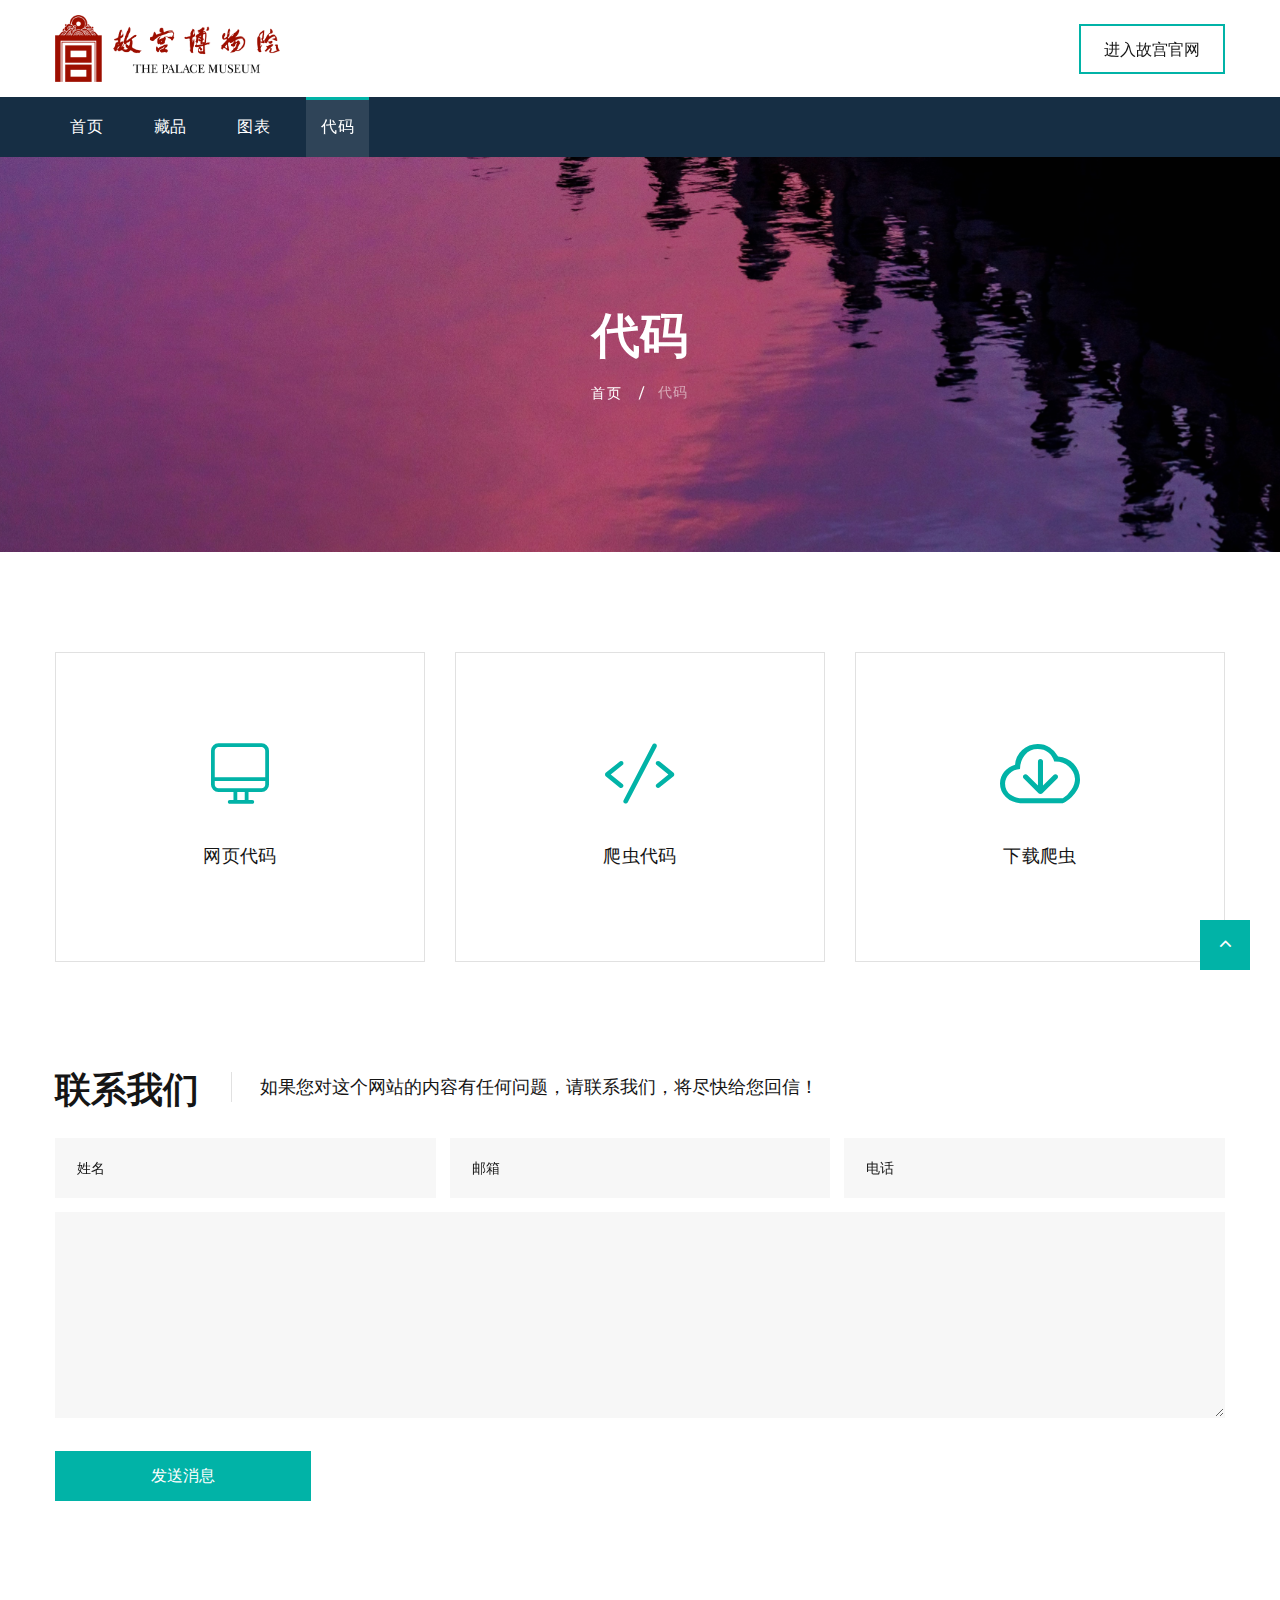
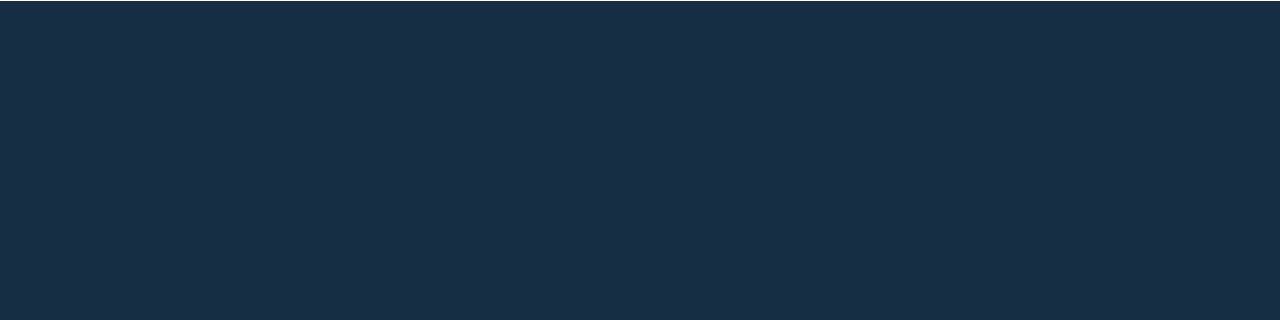
<file: contact-us.html>
<!DOCTYPE html>
<html class="wide wow-animation" lang="en">
  <head>
    <title>代码</title>
    <meta name="format-detection" content="telephone=no">
    <meta name="viewport" content="width=device-width, height=device-height, initial-scale=1.0, maximum-scale=1.0, user-scalable=0">
    <meta http-equiv="X-UA-Compatible" content="IE=edge">
    <meta charset="utf-8">
    <link rel="icon" href="images/肥嘟嘟左卫门.ico" type="image/x-icon">
    <!-- Stylesheets-->
    <link rel="stylesheet" type="text/css" href="//fonts.googleapis.com/css?family=Montserrat:400,500,600,700%7CPoppins:400%7CTeko:300,400">
    <link rel="stylesheet" href="css/bootstrap.css">
    <link rel="stylesheet" href="css/fonts.css">
    <link rel="stylesheet" href="css/style.css">
    <style>.ie-panel{display: none;background: #212121;padding: 10px 0;box-shadow: 3px 3px 5px 0 rgba(0,0,0,.3);clear: both;text-align:center;position: relative;z-index: 1;} html.ie-10 .ie-panel, html.lt-ie-10 .ie-panel {display: block;}</style>
  </head>
  <body>
    <div class="ie-panel"><a href="http://windows.microsoft.com/en-US/internet-explorer/"><img src="images/ie8-panel/warning_bar_0000_us.jpg" height="42" width="820" alt="You are using an outdated browser. For a faster, safer browsing experience, upgrade for free today."></a></div>
    <div class="preloader">
      <div class="preloader-body">
        <div class="cssload-container">
          <div class="cssload-speeding-wheel"></div>
        </div>
        <p>Loading...</p>
      </div>
    </div>
    <div class="page">
      <header class="section page-header">
        <!-- RD Navbar-->
        <div class="rd-navbar-wrap">
          <nav class="rd-navbar rd-navbar-corporate" data-layout="rd-navbar-fixed" data-sm-layout="rd-navbar-fixed" data-md-layout="rd-navbar-fixed" data-md-device-layout="rd-navbar-fixed" data-lg-layout="rd-navbar-static" data-lg-device-layout="rd-navbar-fixed" data-xl-layout="rd-navbar-static" data-xl-device-layout="rd-navbar-static" data-xxl-layout="rd-navbar-static" data-xxl-device-layout="rd-navbar-static" data-lg-stick-up-offset="46px" data-xl-stick-up-offset="46px" data-xxl-stick-up-offset="106px" data-lg-stick-up="true" data-xl-stick-up="true" data-xxl-stick-up="true">
            <div class="rd-navbar-collapse-toggle rd-navbar-fixed-element-1" data-rd-navbar-toggle=".rd-navbar-collapse"><span></span></div>
            <div class="rd-navbar-aside-outer">
              <div class="rd-navbar-aside">
                <!-- RD Navbar Panel-->
                <div class="rd-navbar-panel">
                  <!-- RD Navbar Toggle-->
                  <button class="rd-navbar-toggle" data-rd-navbar-toggle=".rd-navbar-nav-wrap"><span></span></button>
                  <!-- RD Navbar Brand-->
                  <div class="rd-navbar-brand">
                    <!--Brand--><a class="brand" href="index.html"><img src="images/图标.png" alt="" width="225" height="18"/></a>
                  </div>
                </div>
                <div class="rd-navbar-aside-right rd-navbar-collapse">
                  <ul class="rd-navbar-corporate-contacts">
                    <li>
                    </li>
                  </ul><a class="button button-md button-default-outline-2 button-ujarak" href="https://www.dpm.org.cn/Home.html">进入故宫官网</a>
                </div>
              </div>
            </div>
            <div class="rd-navbar-main-outer">
              <div class="rd-navbar-main">
                <div class="rd-navbar-nav-wrap">
                  <ul class="list-inline list-inline-md rd-navbar-corporate-list-social">
                  </ul>
                  <!-- RD Navbar Nav-->
                  <ul class="rd-navbar-nav">
                    <li class="rd-nav-item"><a class="rd-nav-link" href="index.html">首页</a>
                    </li>
                    <li class="rd-nav-item"><a class="rd-nav-link" href="about.html">藏品</a>
                    </li>
                    <li class="rd-nav-item"><a class="rd-nav-link" href="typography.html">图表</a>
                    </li>
                    <li class="rd-nav-item active"><a class="rd-nav-link" href="contact-us.html">代码</a>
                    </li>
                  </ul>
                </div>
              </div>
            </div>
          </nav>
        </div>
      </header>
          <!-- Breadcrumbs -->
    <section class="breadcrumbs-custom-inset">
      <div class="breadcrumbs-custom context-dark bg-overlay-60">
        <div class="container">
          <h2 class="breadcrumbs-custom-title">代码</h2>
          <ul class="breadcrumbs-custom-path">
            <li><a href="index.html">首页</a></li>
            <li class="active">代码</li>
          </ul>
        </div>
        <div class="box-position" style="background-image: url(images/爱上紫禁城-倒影.jpg);"></div>
      </div>
    </section>

      <!-- Contact information-->
      <section class="section section-sm section-first bg-default">
        <div class="container">
          <div class="row row-30 justify-content-center">
            <div class="col-sm-8 col-md-6 col-lg-4">
              <article class="box-contacts">
                <div class="box-contacts-body">
                  <div class="box-contacts-icon fl-bigmug-line-monitor74"></div>
                  <div class="box-contacts-decor"></div>
                  <p class="box-contacts-link"><a href="https://github.com/XDE10/XDE10.github.io">网页代码</a></p>
                </div>
              </article>
            </div>
            <div class="col-sm-8 col-md-6 col-lg-4">
              <article class="box-contacts">
                <div class="box-contacts-body">
                  <div class="box-contacts-icon fl-bigmug-line-code30"></div>
                  <div class="box-contacts-decor"></div>
                  <p class="box-contacts-link"><a href="https://github.com/XDE10/The-Palace-Museum-crawler">爬虫代码</a></p>
                </div>
              </article>
            </div>
            <div class="col-sm-8 col-md-6 col-lg-4">
              <article class="box-contacts">
                <div class="box-contacts-body">
                  <div class="box-contacts-icon fl-bigmug-line-download136"></div>
                  <div class="box-contacts-decor"></div>
                  <p class="box-contacts-link"><a href="故宫文物爬虫.zip">下载爬虫</a></p>
                </div>
              </article>
            </div>
          </div>
        </div>
      </section>

      <!-- Contact Form-->
      <section class="section section-sm section-last bg-default text-left">
        <div class="container">
          <article class="title-classic">
            <div class="title-classic-title">
              <h3>联系我们</h3>
            </div>
            <div class="title-classic-text">
              <p>如果您对这个网站的内容有任何问题，请联系我们，将尽快给您回信！</p>
            </div>
          </article>
          <form class="rd-form rd-form-variant-2 rd-mailform" data-form-output="form-output-global" data-form-type="contact" method="post" action="bat/rd-mailform.php">
            <div class="row row-14 gutters-14">
              <div class="col-md-4">
                <div class="form-wrap">
                  <input class="form-input" id="contact-your-name-2" type="text" name="name">
                  <label class="form-label" for="contact-your-name-2">姓名</label>
                </div>
              </div>
              <div class="col-md-4">
                <div class="form-wrap">
                  <input class="form-input" id="contact-email-2" type="email" name="email">
                  <label class="form-label" for="contact-email-2">邮箱</label>
                </div>
              </div>
              <div class="col-md-4">
                <div class="form-wrap">
                  <input class="form-input" id="contact-phone-2" type="text" name="phone">
                  <label class="form-label" for="contact-phone-2">电话</label>
                </div>
              </div>
              <div class="col-12">
                <div class="form-wrap">
                  <label class="form-label" for="contact-message-2"></label>
                  <textarea class="form-input textarea-lg" id="contact-message-2" name="message"></textarea>
                </div>
              </div>
            </div>
            <button class="button button-primary button-pipaluk" type="submit">发送消息</button>
          </form>
        </div>
      </section>

      <script>
        document.addEventListener('DOMContentLoaded', function () {
          var form = document.querySelector('.rd-mailform');

          form.addEventListener('submit', function (event) {
            event.preventDefault(); // 阻止表单的默认提交行为

            // 显示成功消息
            alert('发送成功！');
          });
        });
      </script>

      <footer class="section footer-corporate context-dark">
        <div class="footer-corporate-inset">
          <div class="container">
            <div class="row row-40 justify-content-lg-between">
              <div class="col-sm-6 col-md-12 col-lg-3 col-xl-4">
                <div class="oh-desktop">
                  <div class="wow slideInRight" data-wow-delay="0s">
                    <h6 class="text-spacing-100 text-uppercase">联系我们</h6>
                    <ul class="footer-contacts d-inline-block d-sm-block">
                      <li>
                        <div class="unit">
                          <div class="unit-left"><span class="icon fa fa-phone"></span></div>
                          <div class="unit-body"><a class="link-phone" href="tel:#">+86 1390-354-9324</a></div>
                        </div>
                      </li>
                      <li>
                        <div class="unit">
                          <div class="unit-left"><span class="icon fa fa-envelope"></span></div>
                          <div class="unit-body"><a class="link-aemail" href="mailto:#">z2193615044@163.com</a></div>
                        </div>
                      </li>
                      <li>
                        <div class="unit">
                          <div class="unit-left"><span class="icon fa fa-location-arrow"></span></div>
                          <div class="unit-body"><a class="link-location" href="#">浙江大学西溪校区<br>邮政编码：310000</a></div>
                        </div>
                      </li>
                    </ul>
                  </div>
                </div>
              </div>
              <div class="col-sm-6 col-md-5 col-lg-3 col-xl-4">
                <div class="oh-desktop">
                  <div class="wow slideInDown" data-wow-delay="0s">
                    <h6 class="text-spacing-100 text-uppercase">最近更新</h6>
                    <!-- Post Minimal 2-->
                    <article class="post post-minimal-2">
                      <p class="post-minimal-2-title"><a href="typography.html">时间序列文物分布趋势图</a></p>
                      <div class="post-minimal-2-time">
                        <time datetime="2019-05-04">2024-1-1</time>
                      </div>
                    </article>
                    <!-- Post Minimal 2-->
                    <article class="post post-minimal-2">
                      <p class="post-minimal-2-title"><a href="typography.html">文物制作者及时代关联热图</a></p>
                      <div class="post-minimal-2-time">
                        <time datetime="2019-05-04">2024-1-3</time>
                      </div>
                    </article>
                  </div>
                </div>
              </div>
              <div class="col-sm-11 col-md-7 col-lg-5 col-xl-4">
                <div class="oh-desktop">
                  <div class="wow slideInLeft" data-wow-delay="0s">
                    <h6 class="text-spacing-100 text-uppercase">快速链接</h6>
                    <ul class="row-6 list-0 list-marked list-marked-md list-marked-secondary list-custom-2">
                      <li><a href="https://www.dpm.org.cn/Home.html">故宫博物院官网</a></li>
                      <li><a href="https://zm-digicol.dpm.org.cn/">故宫藏品总目</a></li>
                      <li><a href="http://gl.ncha.gov.cn/#/Industry/Collection-unit?title=全国博物馆名录">全国博物馆名录</a></li>
                      <li><a href="http://gl.ncha.gov.cn/#/Industry/Collection-Collection?title=全国珍贵文物数据库">全国文物数据库</a></li>
                    </ul>
                  </div>
                </div>
              </div>
            </div>
          </div>
        </div>
      </footer>
    </div>
    <!-- Global Mailform Output-->
    <div class="snackbars" id="form-output-global"></div>
    <!-- Javascript-->
    <script src="js/core.min.js"></script>
    <script src="js/script.js"></script>
  </body>
</html>
</file>
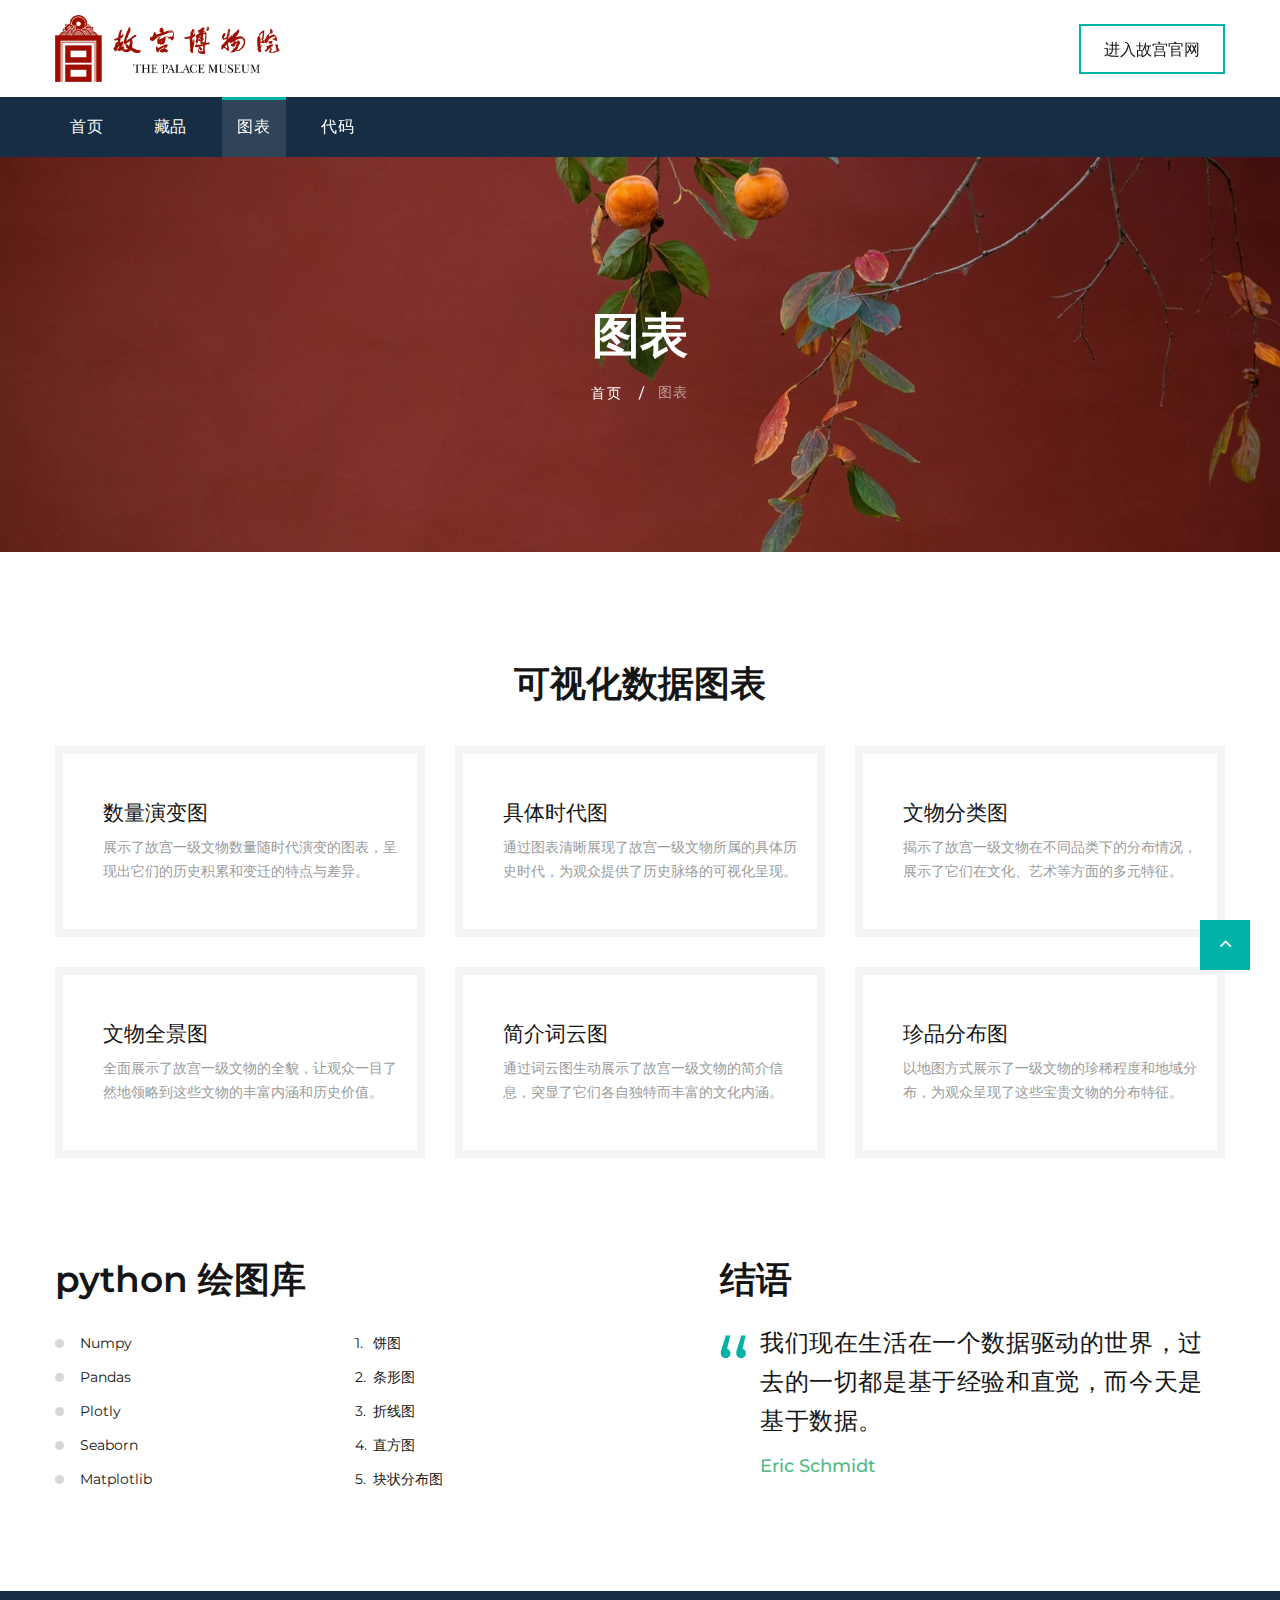
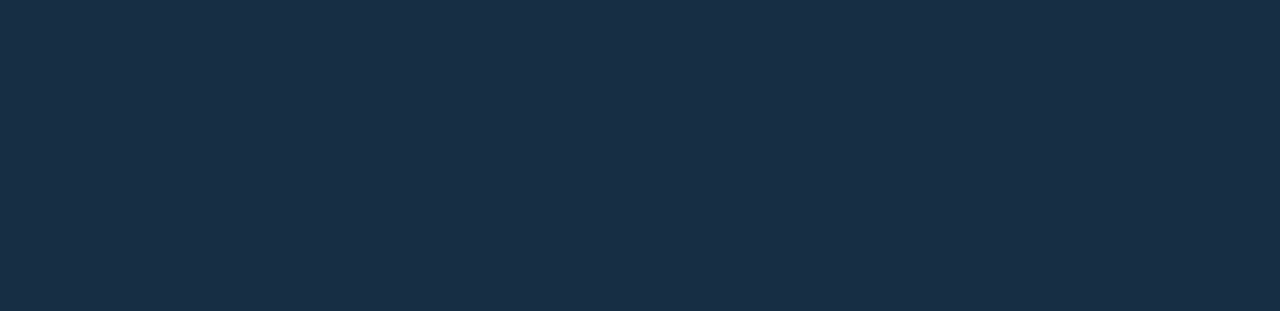
<file: typography.html>
<!DOCTYPE html>
<html class="wide wow-animation" lang="en">

<head>
  <title>图表</title>
  <meta name="format-detection" content="telephone=no">
  <meta name="viewport"
    content="width=device-width, height=device-height, initial-scale=1.0, maximum-scale=1.0, user-scalable=0">
  <meta http-equiv="X-UA-Compatible" content="IE=edge">
  <meta charset="utf-8">
  <link rel="icon" href="images/小新3.ico" type="image/x-icon">
  <!-- Stylesheets-->
  <link rel="stylesheet" type="text/css"
    href="//fonts.googleapis.com/css?family=Montserrat:400,500,600,700%7CPoppins:400%7CTeko:300,400">
  <link rel="stylesheet" href="css/bootstrap.css">
  <link rel="stylesheet" href="css/fonts.css">
  <link rel="stylesheet" href="css/style.css">
  <style>
    .ie-panel {
      display: none;
      background: #212121;
      padding: 10px 0;
      box-shadow: 3px 3px 5px 0 rgba(0, 0, 0, .3);
      clear: both;
      text-align: center;
      position: relative;
      z-index: 1;
    }

    html.ie-10 .ie-panel,
    html.lt-ie-10 .ie-panel {
      display: block;
    }
  </style>
</head>

<body>
  <div class="ie-panel"><a href="http://windows.microsoft.com/en-US/internet-explorer/"><img
        src="images/ie8-panel/warning_bar_0000_us.jpg" height="42" width="820"
        alt="You are using an outdated browser. For a faster, safer browsing experience, upgrade for free today."></a>
  </div>
  <div class="preloader">
    <div class="preloader-body">
      <div class="cssload-container">
        <div class="cssload-speeding-wheel"></div>
      </div>
      <p>Loading...</p>
    </div>
  </div>
  <div class="page">
    <header class="section page-header">
      <!-- RD Navbar-->
      <div class="rd-navbar-wrap">
        <nav class="rd-navbar rd-navbar-corporate" data-layout="rd-navbar-fixed" data-sm-layout="rd-navbar-fixed"
          data-md-layout="rd-navbar-fixed" data-md-device-layout="rd-navbar-fixed" data-lg-layout="rd-navbar-static"
          data-lg-device-layout="rd-navbar-fixed" data-xl-layout="rd-navbar-static"
          data-xl-device-layout="rd-navbar-static" data-xxl-layout="rd-navbar-static"
          data-xxl-device-layout="rd-navbar-static" data-lg-stick-up-offset="46px" data-xl-stick-up-offset="46px"
          data-xxl-stick-up-offset="106px" data-lg-stick-up="true" data-xl-stick-up="true" data-xxl-stick-up="true">
          <div class="rd-navbar-collapse-toggle rd-navbar-fixed-element-1" data-rd-navbar-toggle=".rd-navbar-collapse">
            <span></span>
          </div>
          <div class="rd-navbar-aside-outer">
            <div class="rd-navbar-aside">
              <!-- RD Navbar Panel-->
              <div class="rd-navbar-panel">
                <!-- RD Navbar Toggle-->
                <button class="rd-navbar-toggle" data-rd-navbar-toggle=".rd-navbar-nav-wrap"><span></span></button>
                <!-- RD Navbar Brand-->
                <div class="rd-navbar-brand">
                  <!--Brand--><a class="brand" href="index.html"><img src="images/图标.png" alt="" width="225"
                      height="18" /></a>
                </div>
              </div>
              <div class="rd-navbar-aside-right rd-navbar-collapse">
                <ul class="rd-navbar-corporate-contacts">
                  <li>
                  </li>
                </ul><a class="button button-md button-default-outline-2 button-ujarak"
                  href="https://www.dpm.org.cn/Home.html">进入故宫官网</a>
              </div>
            </div>
          </div>
          <div class="rd-navbar-main-outer">
            <div class="rd-navbar-main">
              <div class="rd-navbar-nav-wrap">
                <ul class="list-inline list-inline-md rd-navbar-corporate-list-social">
                </ul>
                <!-- RD Navbar Nav-->
                <ul class="rd-navbar-nav">
                  <li class="rd-nav-item"><a class="rd-nav-link" href="index.html">首页</a>
                  </li>
                  <li class="rd-nav-item"><a class="rd-nav-link" href="about.html">藏品</a>
                  </li>
                  <li class="rd-nav-item active"><a class="rd-nav-link" href="typography.html">图表</a>
                  </li>
                  <li class="rd-nav-item"><a class="rd-nav-link" href="contact-us.html">代码</a>
                  </li>
                </ul>
              </div>
            </div>
          </div>
        </nav>
      </div>
    </header>
    <!-- Breadcrumbs -->
    <section class="breadcrumbs-custom-inset">
      <div class="breadcrumbs-custom context-dark bg-overlay-60">
        <div class="container">
          <h2 class="breadcrumbs-custom-title">图表</h2>
          <ul class="breadcrumbs-custom-path">
            <li><a href="index.html">首页</a></li>
            <li class="active">图表</li>
          </ul>
        </div>
        <div class="box-position" style="background-image: url(images/爱上紫禁城橘.jpg);"></div>
      </div>
    </section>
    <style>
        /* 增大 section 与上一个 section 之间的垂直间距 */
        .increased-margin-section {
            margin-top: 60px; /* 调整上边距的值以获得所需的距离 */
        }
    </style>
    <!--	Our Services-->
    <section class="section section-sm increased-margin-section">
      <div class="container">
        <h3>可视化数据图表</h3>
        <div class="row row-30">
          <div class="col-sm-6 col-lg-4">
            <article class="box-icon-classic">
              <div
                class="unit box-icon-classic-body flex-column flex-md-row text-md-left flex-lg-column text-lg-center flex-xl-row text-xl-left">
                <div class="unit-left">
                </div>
                <div class="unit-body">
                  <h5 class="box-icon-classic-title"><a href="图表1.html">数量演变图</a></h5>
                  <p class="box-icon-classic-text">展示了故宫一级文物数量随时代演变的图表，呈现出它们的历史积累和变迁的特点与差异。</p>
                </div>
              </div>
            </article>
          </div>
          <div class="col-sm-6 col-lg-4">
            <article class="box-icon-classic">
              <div
                class="unit box-icon-classic-body flex-column flex-md-row text-md-left flex-lg-column text-lg-center flex-xl-row text-xl-left">
                <div class="unit-left">

                </div>
                <div class="unit-body">
                  <h5 class="box-icon-classic-title"><a href="图表2.html">具体时代图</a></h5>
                  <p class="box-icon-classic-text">通过图表清晰展现了故宫一级文物所属的具体历史时代，为观众提供了历史脉络的可视化呈现。</p>
                </div>
              </div>
            </article>
          </div>
          <div class="col-sm-6 col-lg-4">
            <article class="box-icon-classic">
              <div
                class="unit box-icon-classic-body flex-column flex-md-row text-md-left flex-lg-column text-lg-center flex-xl-row text-xl-left">
                <div class="unit-left">
                </div>
                <div class="unit-body">
                  <h5 class="box-icon-classic-title"><a href="图表3.html">文物分类图</a></h5>
                  <p class="box-icon-classic-text">揭示了故宫一级文物在不同品类下的分布情况，展示了它们在文化、艺术等方面的多元特征。</p>
                </div>
              </div>
            </article>
          </div>
          <div class="col-sm-6 col-lg-4">
            <article class="box-icon-classic">
              <div
                class="unit box-icon-classic-body flex-column flex-md-row text-md-left flex-lg-column text-lg-center flex-xl-row text-xl-left">
                <div class="unit-left">

                </div>
                <div class="unit-body">
                  <h5 class="box-icon-classic-title"><a href="图表4.html">文物全景图</a></h5>
                  <p class="box-icon-classic-text">全面展示了故宫一级文物的全貌，让观众一目了然地领略到这些文物的丰富内涵和历史价值。</p>
                </div>
              </div>
            </article>
          </div>
          <div class="col-sm-6 col-lg-4">
            <article class="box-icon-classic">
              <div
                class="unit box-icon-classic-body flex-column flex-md-row text-md-left flex-lg-column text-lg-center flex-xl-row text-xl-left">
                <div class="unit-left">

                </div>
                <div class="unit-body">
                  <h5 class="box-icon-classic-title"><a href="图表5.html">简介词云图</a></h5>
                  <p class="box-icon-classic-text">通过词云图生动展示了故宫一级文物的简介信息，突显了它们各自独特而丰富的文化内涵。</p>
                </div>
              </div>
            </article>
          </div>
          <div class="col-sm-6 col-lg-4">
            <article class="box-icon-classic">
              <div
                class="unit box-icon-classic-body flex-column flex-md-row text-md-left flex-lg-column text-lg-center flex-xl-row text-xl-left">
                <div class="unit-left">

                </div>
                <div class="unit-body">
                  <h5 class="box-icon-classic-title"><a href="http://dtdj.cchicc.org.cn/#/stateprotect">珍品分布图</a></h5>
                  <p class="box-icon-classic-text">以地图方式展示了一级文物的珍稀程度和地域分布，为观众呈现了这些宝贵文物的分布特征。</p>
                </div>
              </div>
            </article>
          </div>
        </div>
      </div>
    </section>


    <!-- Lists and Blockquote-->
    <section class="section section-sm section-last bg-default text-left">
      <div class="container">
        <div class="row row-60 row-md-80 row-lg-90">
          <div class="col-lg-8 col-xl-6">
            <h3>python 绘图库</h3>
            <div class="row row-sm row-30">
              <div class="col-sm-6">
                <ul class="list-marked">
                  <li>Numpy</li>
                  <li>Pandas</li>
                  <li>Plotly</li>
                  <li>Seaborn</li>
                  <li>Matplotlib</li>
                </ul>
              </div>
              <div class="col-sm-6">
                <ol class="list-ordered">
                  <li>饼图</li>
                  <li>条形图</li>
                  <li>折线图</li>
                  <li>直方图</li>
                  <li>块状分布图</li>
                </ol>
              </div>
            </div>
          </div>
          <div class="col-lg-8 col-xl-6">
            <div class="offset-left-xl-65">
              <h3>结语</h3>
              <!-- Quote Classic-->
              <article class="quote-classic">
                <div class="quote-classic-text">
                  <p class="q">我们现在生活在一个数据驱动的世界，过去的一切都是基于经验和直觉，而今天是基于数据。</p>
                </div>
                <h6 class="quote-classic-cite">Eric Schmidt</h6>
              </article>
            </div>
          </div>
        </div>
      </div>
    </section>

    <footer class="section footer-corporate context-dark">
      <div class="footer-corporate-inset">
        <div class="container">
          <div class="row row-40 justify-content-lg-between">
            <div class="col-sm-6 col-md-12 col-lg-3 col-xl-4">
              <div class="oh-desktop">
                <div class="wow slideInRight" data-wow-delay="0s">
                  <h6 class="text-spacing-100 text-uppercase">联系我们</h6>
                  <ul class="footer-contacts d-inline-block d-sm-block">
                    <li>
                      <div class="unit">
                        <div class="unit-left"><span class="icon fa fa-phone"></span></div>
                        <div class="unit-body"><a class="link-phone" href="tel:#">+86 1390-354-9324</a></div>
                      </div>
                    </li>
                    <li>
                      <div class="unit">
                        <div class="unit-left"><span class="icon fa fa-envelope"></span></div>
                        <div class="unit-body"><a class="link-aemail" href="mailto:#">z2193615044@163.com</a></div>
                      </div>
                    </li>
                    <li>
                      <div class="unit">
                        <div class="unit-left"><span class="icon fa fa-location-arrow"></span></div>
                        <div class="unit-body"><a class="link-location" href="#">浙江大学西溪校区<br>邮政编码：310000</a></div>
                      </div>
                    </li>
                  </ul>
                </div>
              </div>
            </div>
            <div class="col-sm-6 col-md-5 col-lg-3 col-xl-4">
              <div class="oh-desktop">
                <div class="wow slideInDown" data-wow-delay="0s">
                  <h6 class="text-spacing-100 text-uppercase">最近更新</h6>
                  <!-- Post Minimal 2-->
                  <article class="post post-minimal-2">
                    <p class="post-minimal-2-title"><a href="typography.html">时间序列文物分布趋势图</a></p>
                    <div class="post-minimal-2-time">
                      <time datetime="2019-05-04">2024-1-1</time>
                    </div>
                  </article>
                  <!-- Post Minimal 2-->
                  <article class="post post-minimal-2">
                    <p class="post-minimal-2-title"><a href="typography.html">文物制作者及时代关联热图</a></p>
                    <div class="post-minimal-2-time">
                      <time datetime="2019-05-04">2024-1-3</time>
                    </div>
                  </article>
                </div>
              </div>
            </div>
            <div class="col-sm-11 col-md-7 col-lg-5 col-xl-4">
              <div class="oh-desktop">
                <div class="wow slideInLeft" data-wow-delay="0s">
                  <h6 class="text-spacing-100 text-uppercase">快速链接</h6>
                  <ul class="row-6 list-0 list-marked list-marked-md list-marked-secondary list-custom-2">
                    <li><a href="https://www.dpm.org.cn/Home.html">故宫博物院官网</a></li>
                    <li><a href="https://zm-digicol.dpm.org.cn/">故宫藏品总目</a></li>
                    <li><a href="http://gl.ncha.gov.cn/#/Industry/Collection-unit?title=全国博物馆名录">全国博物馆名录</a></li>
                    <li><a href="http://gl.ncha.gov.cn/#/Industry/Collection-Collection?title=全国珍贵文物数据库">全国文物数据库</a>
                    </li>
                  </ul>
                </div>
              </div>
            </div>
          </div>
        </div>
      </div>
    </footer>
  </div>
  <!-- Global Mailform Output-->
  <div class="snackbars" id="form-output-global"></div>
  <!-- Javascript-->
  <script src="js/core.min.js"></script>
  <script src="js/script.js"></script>
</body>

</html>
</file>
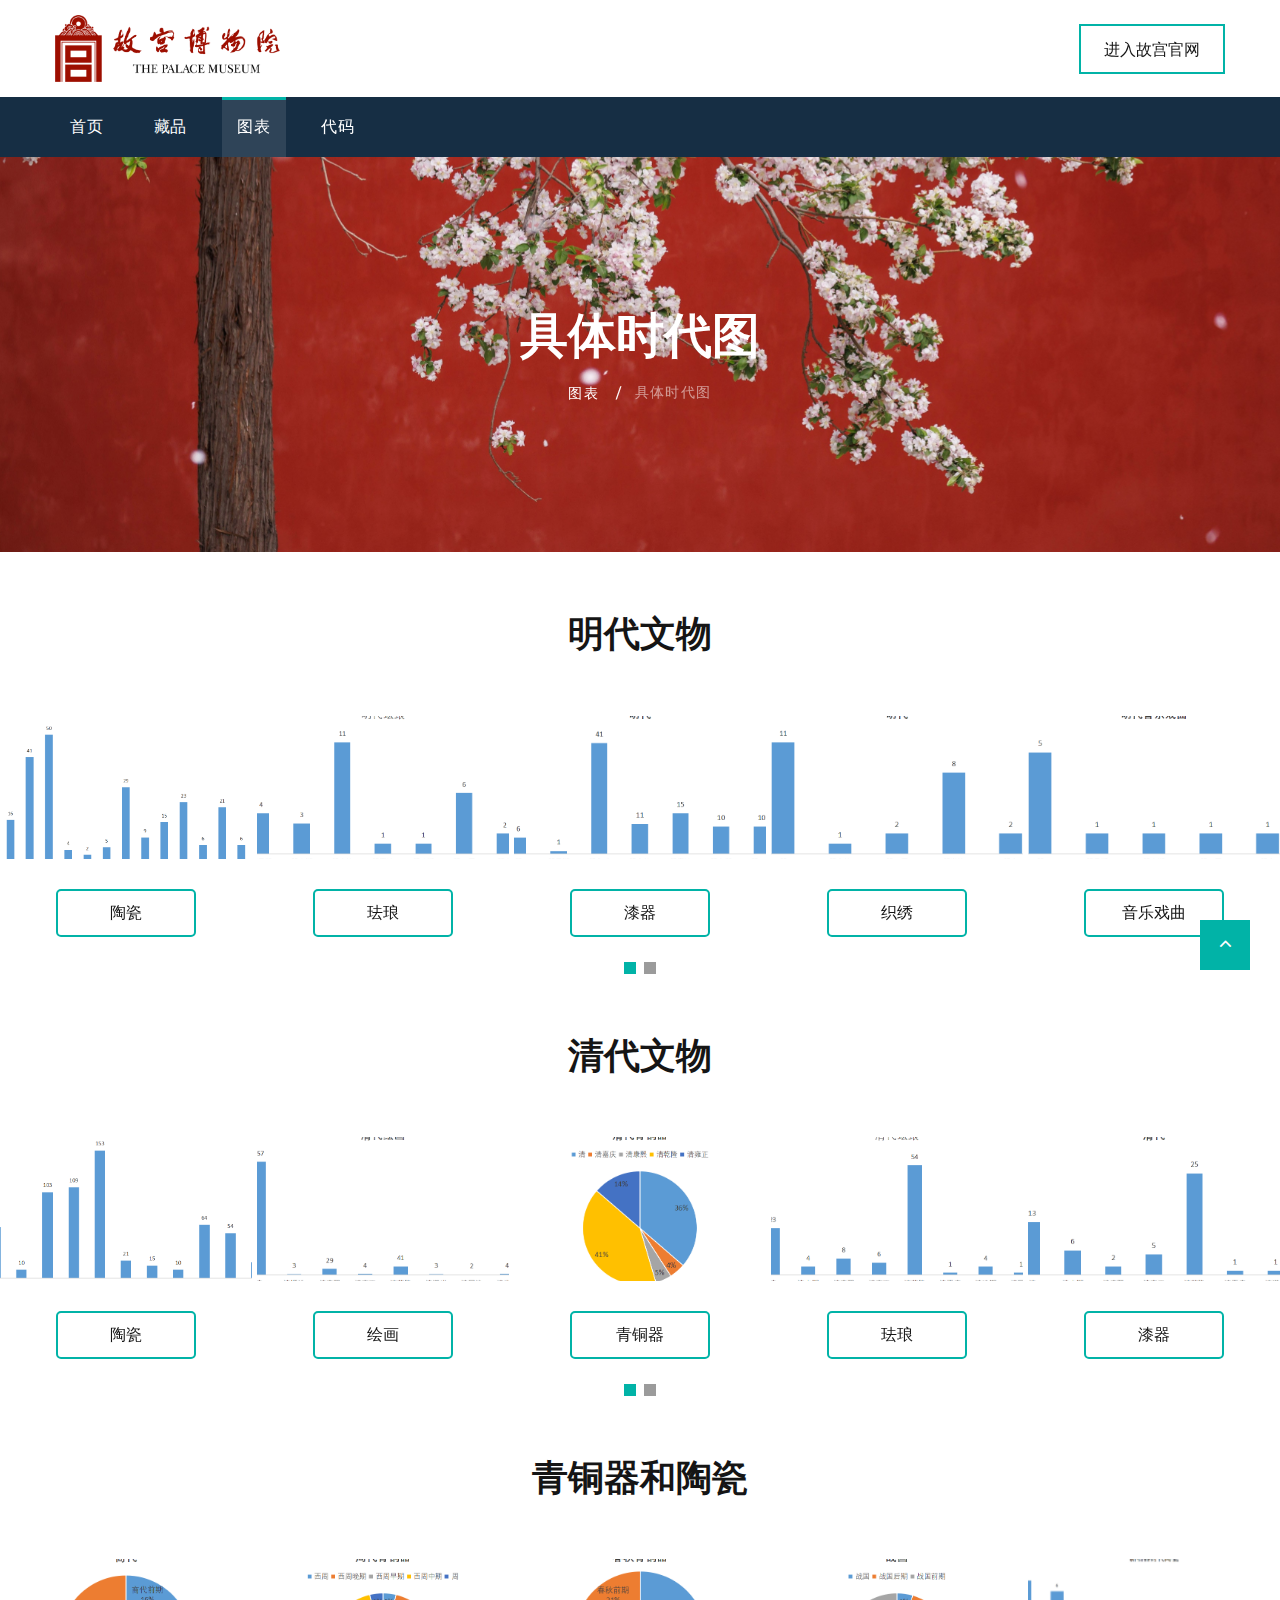
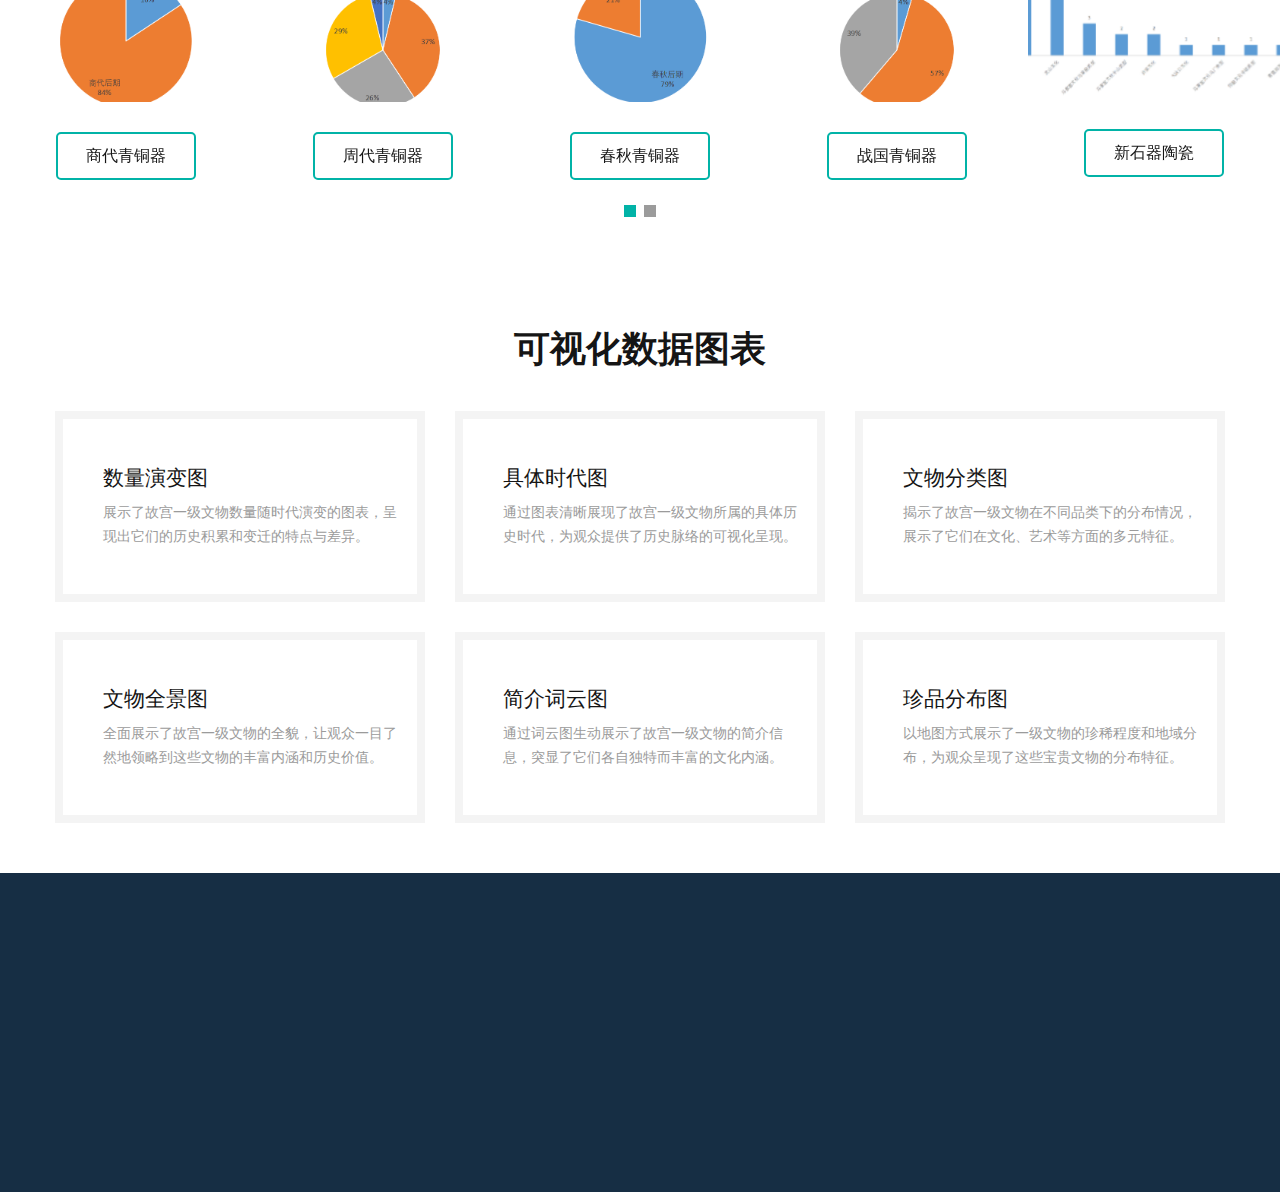
<file: 图表2.html>
<!DOCTYPE html>
<html class="wide wow-animation" lang="en">

<head>
    <title>图表</title>
    <meta name="format-detection" content="telephone=no">
    <meta name="viewport"
        content="width=device-width, height=device-height, initial-scale=1.0, maximum-scale=1.0, user-scalable=0">
    <meta http-equiv="X-UA-Compatible" content="IE=edge">
    <meta charset="utf-8">
    <link rel="icon" href="images/小白.ico" type="image/x-icon">
    <!-- Stylesheets-->
    <link rel="stylesheet" type="text/css"
        href="//fonts.googleapis.com/css?family=Montserrat:400,500,600,700%7CPoppins:400%7CTeko:300,400">
    <link rel="stylesheet" href="css/bootstrap.css">
    <link rel="stylesheet" href="css/fonts.css">
    <link rel="stylesheet" href="css/style.css">
    <style>
        .ie-panel {
            display: none;
            background: #212121;
            padding: 10px 0;
            box-shadow: 3px 3px 5px 0 rgba(0, 0, 0, .3);
            clear: both;
            text-align: center;
            position: relative;
            z-index: 1;
        }

        html.ie-10 .ie-panel,
        html.lt-ie-10 .ie-panel {
            display: block;
        }
    </style>
</head>

<body>
    <div class="ie-panel"><a href="http://windows.microsoft.com/en-US/internet-explorer/"><img
                src="images/ie8-panel/warning_bar_0000_us.jpg" height="42" width="820"
                alt="You are using an outdated browser. For a faster, safer browsing experience, upgrade for free today."></a>
    </div>
    <div class="preloader">
        <div class="preloader-body">
            <div class="cssload-container">
                <div class="cssload-speeding-wheel"></div>
            </div>
            <p>Loading...</p>
        </div>
    </div>
    <div class="page">
        <header class="section page-header">
            <!-- RD Navbar-->
            <div class="rd-navbar-wrap">
                <nav class="rd-navbar rd-navbar-corporate" data-layout="rd-navbar-fixed"
                    data-sm-layout="rd-navbar-fixed" data-md-layout="rd-navbar-fixed"
                    data-md-device-layout="rd-navbar-fixed" data-lg-layout="rd-navbar-static"
                    data-lg-device-layout="rd-navbar-fixed" data-xl-layout="rd-navbar-static"
                    data-xl-device-layout="rd-navbar-static" data-xxl-layout="rd-navbar-static"
                    data-xxl-device-layout="rd-navbar-static" data-lg-stick-up-offset="46px"
                    data-xl-stick-up-offset="46px" data-xxl-stick-up-offset="106px" data-lg-stick-up="true"
                    data-xl-stick-up="true" data-xxl-stick-up="true">
                    <div class="rd-navbar-collapse-toggle rd-navbar-fixed-element-1"
                        data-rd-navbar-toggle=".rd-navbar-collapse"><span></span></div>
                    <div class="rd-navbar-aside-outer">
                        <div class="rd-navbar-aside">
                            <!-- RD Navbar Panel-->
                            <div class="rd-navbar-panel">
                                <!-- RD Navbar Toggle-->
                                <button class="rd-navbar-toggle"
                                    data-rd-navbar-toggle=".rd-navbar-nav-wrap"><span></span></button>
                                <!-- RD Navbar Brand-->
                                <div class="rd-navbar-brand">
                                    <!--Brand--><a class="brand" href="index.html"><img src="images/图标.png" alt=""
                                            width="225" height="18" /></a>
                                </div>
                            </div>
                            <div class="rd-navbar-aside-right rd-navbar-collapse">
                                <ul class="rd-navbar-corporate-contacts">
                                    <li>
                                    </li>
                                </ul><a class="button button-md button-default-outline-2 button-ujarak"
                                    href="https://www.dpm.org.cn/Home.html">进入故宫官网</a>
                            </div>
                        </div>
                    </div>
                    <div class="rd-navbar-main-outer">
                        <div class="rd-navbar-main">
                            <div class="rd-navbar-nav-wrap">
                                <ul class="list-inline list-inline-md rd-navbar-corporate-list-social">
                                </ul>
                                <!-- RD Navbar Nav-->
                                <ul class="rd-navbar-nav">
                                    <li class="rd-nav-item"><a class="rd-nav-link" href="index.html">首页</a>
                                    </li>
                                    <li class="rd-nav-item"><a class="rd-nav-link" href="about.html">藏品</a>
                                    </li>
                                    <li class="rd-nav-item active"><a class="rd-nav-link" href="typography.html">图表</a>
                                    </li>
                                    <li class="rd-nav-item"><a class="rd-nav-link" href="contact-us.html">代码</a>
                                    </li>
                                </ul>
                            </div>
                        </div>
                    </div>
                </nav>
            </div>
        </header>


        <style>
            /* 增大 section 与上一个 section 之间的垂直间距 */
            .increased-margin-section {
                margin-top: 60px;
                /* 调整上边距的值以获得所需的距离 */
            }
        </style>
        <!-- Breadcrumbs -->
        <section class="breadcrumbs-custom-inset">
            <div class="breadcrumbs-custom context-dark bg-overlay-60">
                <div class="container">
                    <h2 class="breadcrumbs-custom-title">具体时代图</h2>
                    <ul class="breadcrumbs-custom-path">
                        <li><a href="typography.html">图表</a></li>
                        <li class="active">具体时代图</li>
                    </ul>
                </div>
                <div class="box-position" style="background-image: url(images/爱上紫禁城-海棠\ \(1\).jpg);"></div>
            </div>
        </section>


        <!-- Latest Projects-->
        <section class="increased-margin-section">
            <div class="container">
                <h3>明代文物</h3>
            </div>
            <div class="container">
                <h3></h3>
            </div>
            <!-- Owl Carousel-->
            <div class="owl-carousel owl-classic owl-timeline" data-items="1" data-md-items="2" data-lg-items="3"
                data-xl-items="5" data-margin="5" data-autoplay="false" data-nav="true" data-dots="true">
                <div class="owl-item">
                    <!-- Thumbnail Classic-->
                    <article class="thumbnail thumbnail-mary">
                        <div class="thumbnail-mary-figure"><img src="images/1明代陶瓷.png" alt="" width="420"
                                height="308" />
                        </div>
                        <div class="thumbnail-mary-caption"><a class="icon fl-bigmug-line-zoom60"
                                href="images/1明代陶瓷.png" data-lightgallery="item"><img src="images/1明代陶瓷.png" alt=""
                                    width="420" height="308" /></a>
                        </div>
                    </article>
                    <div class="thumbnail-mary-description">
                        <h5 class="thumbnail-mary-project button button-md button-default-outline-2 button-ujarak"
                            style="display: inline-block; padding: 10px; border-radius: 5px;"><a
                                href="https://www.dpm.org.cn/collection/ceramics.html">陶瓷</a></h5><span
                            class="thumbnail-mary-decor"></span>
                        <h5 class="thumbnail-mary-time">
                        </h5>
                    </div>
                </div>
                <div class="owl-item">
                    <!-- Thumbnail Classic-->
                    <article class="thumbnail thumbnail-mary">
                        <div class="thumbnail-mary-figure"><img src="images/1明代珐琅.png" alt="" width="308"
                                height="308" />
                        </div>
                        <div class="thumbnail-mary-caption"><a class="icon fl-bigmug-line-zoom60"
                                href="images/1明代珐琅.png" data-lightgallery="item"><img src="images/1明代珐琅.png" alt=""
                                    width="420" height="308" /></a>
                        </div>
                    </article>
                    <div class="thumbnail-mary-description">
                        <h5 class="thumbnail-mary-project button button-md button-default-outline-2 button-ujarak"
                            style="display: inline-block; padding: 10px; border-radius: 5px;"><a
                                href="https://www.dpm.org.cn/collection/enamels.html">珐琅</a></h5><span
                            class="thumbnail-mary-decor"></span>
                        <h5 class="thumbnail-mary-time">
                        </h5>
                    </div>
                </div>
                <div class="owl-item">
                    <!-- Thumbnail Classic-->
                    <article class="thumbnail thumbnail-mary">
                        <div class="thumbnail-mary-figure"><img src="images/1明代漆器.png" alt="" width="420"
                                height="308" />
                        </div>
                        <div class="thumbnail-mary-caption"><a class="icon fl-bigmug-line-zoom60"
                                href="images/1明代漆器.png" data-lightgallery="item"><img src="images/1明代漆器.png" alt=""
                                    width="420" height="308" /></a>
                        </div>
                    </article>
                    <div class="thumbnail-mary-description">
                        <h5 class="thumbnail-mary-project button button-md button-default-outline-2 button-ujarak"
                            style="display: inline-block; padding: 10px; border-radius: 5px;"><a
                                href="https://www.dpm.org.cn/collection/lacquerwares.html">漆器</a></h5><span
                            class="thumbnail-mary-decor"></span>
                        <h5 class="thumbnail-mary-time">
                        </h5>
                    </div>
                </div>
                <div class="owl-item">
                    <!-- Thumbnail Classic-->
                    <article class="thumbnail thumbnail-mary">
                        <div class="thumbnail-mary-figure"><img src="images/1明代织物.png" alt="" width="420"
                                height="308" />
                        </div>
                        <div class="thumbnail-mary-caption"><a class="icon fl-bigmug-line-zoom60"
                                href="images/1明代织物.png" data-lightgallery="item"><img src="images/1明代织物.png" alt=""
                                    width="420" height="308" /></a>
                        </div>
                    </article>
                    <div class="thumbnail-mary-description">
                        <h5 class="thumbnail-mary-project button button-md button-default-outline-2 button-ujarak"
                            style="display: inline-block; padding: 10px; border-radius: 5px;"><a
                                href="https://www.dpm.org.cn/collection/embroiders.html">织绣</a></h5><span
                            class="thumbnail-mary-decor"></span>
                        <h5 class="thumbnail-mary-time">
                        </h5>
                    </div>
                </div>
                <div class="owl-item">
                    <!-- Thumbnail Classic-->
                    <article class="thumbnail thumbnail-mary">
                        <div class="thumbnail-mary-figure"><img src="images/1明代音乐戏曲.png" alt="" width="420"
                                height="308" />
                        </div>
                        <div class="thumbnail-mary-caption"><a class="icon fl-bigmug-line-zoom60"
                                href="images/1明代音乐戏曲.png" data-lightgallery="item"><img src="images/1明代音乐戏曲.png" alt=""
                                    width="420" height="308" /></a>
                        </div>
                    </article>
                    <div class="thumbnail-mary-description">
                        <h5 class="thumbnail-mary-project button button-md button-default-outline-2 button-ujarak"
                            style="display: inline-block; padding: 10px; border-radius: 5px;"><a
                                href="https://www.dpm.org.cn/collection/musics.html">音乐戏曲</a></h5><span
                            class="thumbnail-mary-decor"></span>
                        <h5 class="thumbnail-mary-time">
                        </h5>
                    </div>
                </div>
                <div class="owl-item">
                    <!-- Thumbnail Classic-->
                    <article class="thumbnail thumbnail-mary">
                        <div class="thumbnail-mary-figure"><img src="images/1明代古籍.png" alt="" width="420"
                                height="308" />
                        </div>
                        <div class="thumbnail-mary-caption"><a class="icon fl-bigmug-line-zoom60"
                                href="images/1明代古籍.png" data-lightgallery="item"><img src="images/1明代古籍.png" alt=""
                                    width="420" height="308" /></a>
                        </div>
                    </article>
                    <div class="thumbnail-mary-description">
                        <h5 class="thumbnail-mary-project button button-md button-default-outline-2 button-ujarak"
                            style="display: inline-block; padding: 10px; border-radius: 5px;"><a
                                href="https://www.dpm.org.cn/explore/ancients.html">古籍</a></h5><span
                            class="thumbnail-mary-decor"></span>
                        <h5 class="thumbnail-mary-time">
                        </h5>
                    </div>
                </div>
        </section>

        <!-- Latest Projects-->
        <section class="increased-margin-section">
            <div class="container">
                <h3>清代文物</h3>
            </div>
            <div class="container">
                <h3></h3>
            </div>
            <!-- Owl Carousel-->
            <div class="owl-carousel owl-classic owl-timeline" data-items="1" data-md-items="2" data-lg-items="3"
                data-xl-items="5" data-margin="5" data-autoplay="false" data-nav="true" data-dots="true">
                <div class="owl-item">
                    <!-- Thumbnail Classic-->
                    <article class="thumbnail thumbnail-mary">
                        <div class="thumbnail-mary-figure"><img src="images/1清代陶瓷.png" alt="" width="420"
                                height="308" />
                        </div>
                        <div class="thumbnail-mary-caption"><a class="icon fl-bigmug-line-zoom60"
                                href="images/1清代陶瓷.png" data-lightgallery="item"><img src="images/1清代陶瓷.png" alt=""
                                    width="420" height="308" /></a>
                        </div>
                    </article>
                    <div class="thumbnail-mary-description">
                        <h5 class="thumbnail-mary-project button button-md button-default-outline-2 button-ujarak"
                            style="display: inline-block; padding: 10px; border-radius: 5px;"><a
                                href="https://www.dpm.org.cn/collection/ceramics.html">陶瓷</a></h5><span
                            class="thumbnail-mary-decor"></span>
                        <h5 class="thumbnail-mary-time">
                        </h5>
                    </div>
                </div>
                <div class="owl-item">
                    <!-- Thumbnail Classic-->
                    <article class="thumbnail thumbnail-mary">
                        <div class="thumbnail-mary-figure"><img src="images/1清代绘画.png" alt="" width="308"
                                height="308" />
                        </div>
                        <div class="thumbnail-mary-caption"><a class="icon fl-bigmug-line-zoom60"
                                href="images/1清代绘画.png" data-lightgallery="item"><img src="images/1清代绘画.png" alt=""
                                    width="420" height="308" /></a>
                        </div>
                    </article>
                    <div class="thumbnail-mary-description">
                        <h5 class="thumbnail-mary-project button button-md button-default-outline-2 button-ujarak"
                            style="display: inline-block; padding: 10px; border-radius: 5px;"><a
                                href="https://www.dpm.org.cn/collection/paints.html">绘画</a></h5><span
                            class="thumbnail-mary-decor"></span>
                        <h5 class="thumbnail-mary-time">
                        </h5>
                    </div>
                </div>
                <div class="owl-item">
                    <!-- Thumbnail Classic-->
                    <article class="thumbnail thumbnail-mary">
                        <div class="thumbnail-mary-figure"><img src="images/1清代青铜器.png" alt="" width="308"
                                height="308" />
                        </div>
                        <div class="thumbnail-mary-caption"><a class="icon fl-bigmug-line-zoom60"
                                href="images/1清代青铜器.png" data-lightgallery="item"><img src="images/1清代青铜器.png" alt=""
                                    width="420" height="308" /></a>
                        </div>
                    </article>
                    <div class="thumbnail-mary-description">
                        <h5 class="thumbnail-mary-project button button-md button-default-outline-2 button-ujarak"
                            style="display: inline-block; padding: 10px; border-radius: 5px;"><a
                                href="https://www.dpm.org.cn/collection/bronzes.html">青铜器</a></h5><span
                            class="thumbnail-mary-decor"></span>
                        <h5 class="thumbnail-mary-time">
                        </h5>
                    </div>
                </div>
                <div class="owl-item">
                    <!-- Thumbnail Classic-->
                    <article class="thumbnail thumbnail-mary">
                        <div class="thumbnail-mary-figure"><img src="images/1清代珐琅.png" alt="" width="420"
                                height="308" />
                        </div>
                        <div class="thumbnail-mary-caption"><a class="icon fl-bigmug-line-zoom60"
                                href="images/1清代珐琅.png" data-lightgallery="item"><img src="images/1清代珐琅.png" alt=""
                                    width="420" height="308" /></a>
                        </div>
                    </article>
                    <div class="thumbnail-mary-description">
                        <h5 class="thumbnail-mary-project button button-md button-default-outline-2 button-ujarak"
                            style="display: inline-block; padding: 10px; border-radius: 5px;"><a
                                href="https://www.dpm.org.cn/collection/enamels.html">珐琅</a></h5><span
                            class="thumbnail-mary-decor"></span>
                        <h5 class="thumbnail-mary-time">
                        </h5>
                    </div>
                </div>
                <div class="owl-item">
                    <!-- Thumbnail Classic-->
                    <article class="thumbnail thumbnail-mary">
                        <div class="thumbnail-mary-figure"><img src="images/1清代漆器.png" alt="" width="420"
                                height="308" />
                        </div>
                        <div class="thumbnail-mary-caption"><a class="icon fl-bigmug-line-zoom60"
                                href="images/1清代漆器.png" data-lightgallery="item"><img src="images/1清代漆器.png" alt=""
                                    width="420" height="308" /></a>
                        </div>
                    </article>
                    <div class="thumbnail-mary-description">
                        <h5 class="thumbnail-mary-project button button-md button-default-outline-2 button-ujarak"
                            style="display: inline-block; padding: 10px; border-radius: 5px;"><a
                                href="https://www.dpm.org.cn/collection/lacquerwares.html">漆器</a></h5><span
                            class="thumbnail-mary-decor"></span>
                        <h5 class="thumbnail-mary-time">
                        </h5>
                    </div>
                </div>
                <div class="owl-item">
                    <!-- Thumbnail Classic-->
                    <article class="thumbnail thumbnail-mary">
                        <div class="thumbnail-mary-figure"><img src="images/1清代织物.png" alt="" width="420"
                                height="308" />
                        </div>
                        <div class="thumbnail-mary-caption"><a class="icon fl-bigmug-line-zoom60"
                                href="images/1清代织物.png" data-lightgallery="item"><img src="images/1清代织物.png" alt=""
                                    width="420" height="308" /></a>
                        </div>
                    </article>
                    <div class="thumbnail-mary-description">
                        <h5 class="thumbnail-mary-project button button-md button-default-outline-2 button-ujarak"
                            style="display: inline-block; padding: 10px; border-radius: 5px;"><a
                                href="https://www.dpm.org.cn/collection/embroiders.html">织绣</a></h5><span
                            class="thumbnail-mary-decor"></span>
                        <h5 class="thumbnail-mary-time">
                        </h5>
                    </div>
                </div>
                <div class="owl-item">
                    <!-- Thumbnail Classic-->
                    <article class="thumbnail thumbnail-mary">
                        <div class="thumbnail-mary-figure"><img src="images/1清代竹木.png" alt="" width="420"
                                height="308" />
                        </div>
                        <div class="thumbnail-mary-caption"><a class="icon fl-bigmug-line-zoom60"
                                href="images/1清代竹木.png" data-lightgallery="item"><img src="images/1清代竹木.png" alt=""
                                    width="420" height="308" /></a>
                        </div>
                    </article>
                    <div class="thumbnail-mary-description">
                        <h5 class="thumbnail-mary-project button button-md button-default-outline-2 button-ujarak"
                            style="display: inline-block; padding: 10px; border-radius: 5px;"><a
                                href="https://www.dpm.org.cn/collection/bamboos.html">竹木牙角匏</a></h5><span
                            class="thumbnail-mary-decor"></span>
                        <h5 class="thumbnail-mary-time">
                        </h5>
                    </div>
                </div>
                <div class="owl-item">
                    <!-- Thumbnail Classic-->
                    <article class="thumbnail thumbnail-mary">
                        <div class="thumbnail-mary-figure"><img src="images/1清代音乐戏曲.png" alt="" width="420"
                                height="308" />
                        </div>
                        <div class="thumbnail-mary-caption"><a class="icon fl-bigmug-line-zoom60"
                                href="images/1清代音乐戏曲.png" data-lightgallery="item"><img src="images/1清代音乐戏曲.png" alt=""
                                    width="420" height="308" /></a>
                        </div>
                    </article>
                    <div class="thumbnail-mary-description">
                        <h5 class="thumbnail-mary-project button button-md button-default-outline-2 button-ujarak"
                            style="display: inline-block; padding: 10px; border-radius: 5px;"><a
                                href="https://www.dpm.org.cn/collection/musics.html">音乐戏曲</a></h5><span
                            class="thumbnail-mary-decor"></span>
                        <h5 class="thumbnail-mary-time">
                        </h5>
                    </div>
                </div>
                <div class="owl-item">
                    <!-- Thumbnail Classic-->
                    <article class="thumbnail thumbnail-mary">
                        <div class="thumbnail-mary-figure"><img src="images/1清代古籍.png" alt="" width="420"
                                height="308" />
                        </div>
                        <div class="thumbnail-mary-caption"><a class="icon fl-bigmug-line-zoom60"
                                href="images/1清代古籍.png" data-lightgallery="item"><img src="images/1清代古籍.png" alt=""
                                    width="420" height="308" /></a>
                        </div>
                    </article>
                    <div class="thumbnail-mary-description">
                        <h5 class="thumbnail-mary-project button button-md button-default-outline-2 button-ujarak"
                            style="display: inline-block; padding: 10px; border-radius: 5px;"><a
                                href="https://www.dpm.org.cn/explore/ancients.html">古籍</a></h5><span
                            class="thumbnail-mary-decor"></span>
                        <h5 class="thumbnail-mary-time">
                        </h5>
                    </div>
                </div>
        </section>


        <!-- Latest Projects-->
        <section class="increased-margin-section">
            <div class="container">
                <h3>青铜器和陶瓷</h3>
            </div>
            <div class="container">
                <h3></h3>
            </div>
            <!-- Owl Carousel-->
            <div class="owl-carousel owl-classic owl-timeline" data-items="1" data-md-items="2" data-lg-items="3"
                data-xl-items="5" data-margin="5" data-autoplay="false" data-nav="true" data-dots="true">
                <div class="owl-item">
                    <!-- Thumbnail Classic-->
                    <article class="thumbnail thumbnail-mary">
                        <div class="thumbnail-mary-figure"><img src="images/1商代青铜器.png" alt="" width="420"
                                height="308" />
                        </div>
                        <div class="thumbnail-mary-caption"><a class="icon fl-bigmug-line-zoom60"
                                href="images/1商代青铜器.png" data-lightgallery="item"><img src="images/1商代青铜器.png" alt=""
                                    width="420" height="308" /></a>
                        </div>
                    </article>
                    <div class="thumbnail-mary-description">
                        <h5 class="thumbnail-mary-project button button-md button-default-outline-2 button-ujarak"
                            style="display: inline-block; padding: 10px; border-radius: 5px;"><a
                                href="https://www.dpm.org.cn/collection/bronzes.html">商代青铜器</a></h5><span
                            class="thumbnail-mary-decor"></span>
                        <h5 class="thumbnail-mary-time">
                        </h5>
                    </div>
                </div>
                <div class="owl-item">
                    <!-- Thumbnail Classic-->
                    <article class="thumbnail thumbnail-mary">
                        <div class="thumbnail-mary-figure"><img src="images/1周代青铜器.png" alt="" width="308"
                                height="308" />
                        </div>
                        <div class="thumbnail-mary-caption"><a class="icon fl-bigmug-line-zoom60"
                                href="images/1周代青铜器.png" data-lightgallery="item"><img src="images/1周代青铜器.png" alt=""
                                    width="420" height="308" /></a>
                        </div>
                    </article>
                    <div class="thumbnail-mary-description">
                        <h5 class="thumbnail-mary-project button button-md button-default-outline-2 button-ujarak"
                            style="display: inline-block; padding: 10px; border-radius: 5px;"><a
                                href="https://www.dpm.org.cn/collection/bronzes.html">周代青铜器</a></h5><span
                            class="thumbnail-mary-decor"></span>
                        <h5 class="thumbnail-mary-time">
                        </h5>
                    </div>
                </div>
                <div class="owl-item">
                    <!-- Thumbnail Classic-->
                    <article class="thumbnail thumbnail-mary">
                        <div class="thumbnail-mary-figure"><img src="images/1春秋青铜器.png" alt="" width="308"
                                height="308" />
                        </div>
                        <div class="thumbnail-mary-caption"><a class="icon fl-bigmug-line-zoom60"
                                href="images/1春秋青铜器.png" data-lightgallery="item"><img src="images/1春秋青铜器.png" alt=""
                                    width="420" height="308" /></a>
                        </div>
                    </article>
                    <div class="thumbnail-mary-description">
                        <h5 class="thumbnail-mary-project button button-md button-default-outline-2 button-ujarak"
                            style="display: inline-block; padding: 10px; border-radius: 5px;"><a
                                href="https://www.dpm.org.cn/collection/bronzes.html">春秋青铜器</a></h5><span
                            class="thumbnail-mary-decor"></span>
                        <h5 class="thumbnail-mary-time">
                        </h5>
                    </div>
                </div>
                <div class="owl-item">
                    <!-- Thumbnail Classic-->
                    <article class="thumbnail thumbnail-mary">
                        <div class="thumbnail-mary-figure"><img src="images/1战国青铜器.png" alt="" width="420"
                                height="308" />
                        </div>
                        <div class="thumbnail-mary-caption"><a class="icon fl-bigmug-line-zoom60"
                                href="images/1战国青铜器.png" data-lightgallery="item"><img src="images/1战国青铜器.png" alt=""
                                    width="420" height="308" /></a>
                        </div>
                    </article>
                    <div class="thumbnail-mary-description">
                        <h5 class="thumbnail-mary-project button button-md button-default-outline-2 button-ujarak"
                            style="display: inline-block; padding: 10px; border-radius: 5px;"><a
                                href="https://www.dpm.org.cn/collection/bronzes.html">战国青铜器</a></h5><span
                            class="thumbnail-mary-decor"></span>
                        <h5 class="thumbnail-mary-time">
                        </h5>
                    </div>
                </div>
                <div class="owl-item">
                    <!-- Thumbnail Classic-->
                    <article class="thumbnail thumbnail-mary">
                        <div class="thumbnail-mary-figure"><img src="images/1新石器时代陶瓷.png" alt="" width="420"
                                height="308" />
                        </div>
                        <div class="thumbnail-mary-caption"><a class="icon fl-bigmug-line-zoom60"
                                href="images/1新石器时代陶瓷.png" data-lightgallery="item"><img src="images/1新石器时代陶瓷.png"
                                    alt="" width="420" height="308" /></a>
                        </div>
                    </article>
                    <div class="thumbnail-mary-description">
                        <h5 class="thumbnail-mary-project button button-md button-default-outline-2 button-ujarak"
                            style="display: inline-block; padding: 10px; border-radius: 5px;"><a
                                href="https://www.dpm.org.cn/collection/ceramics.html">新石器陶瓷</a></h5><span
                            class="thumbnail-mary-decor"></span>
                        <h5 class="thumbnail-mary-time">
                        </h5>
                    </div>
                </div>
                <div class="owl-item">
                    <!-- Thumbnail Classic-->
                    <article class="thumbnail thumbnail-mary">
                        <div class="thumbnail-mary-figure"><img src="images/1主要窑口.png" alt="" width="420"
                                height="308" />
                        </div>
                        <div class="thumbnail-mary-caption"><a class="icon fl-bigmug-line-zoom60"
                                href="images/1主要窑口.png" data-lightgallery="item"><img src="images/1主要窑口.png" alt=""
                                    width="420" height="308" /></a>
                        </div>
                    </article>
                    <div class="thumbnail-mary-description">
                        <h5 class="thumbnail-mary-project button button-md button-default-outline-2 button-ujarak"
                            style="display: inline-block; padding: 10px; border-radius: 5px;"><a
                                href="https://www.dpm.org.cn/collection/ceramics.html">陶瓷窑口</a></h5><span
                            class="thumbnail-mary-decor"></span>
                        <h5 class="thumbnail-mary-time">
                        </h5>
                    </div>
                </div>
        </section>


        <!--	Our Services-->
        <section class="section section-sm increased-margin-section">
            <div class="container">
                <h3>可视化数据图表</h3>
                <div class="row row-30">
                    <div class="col-sm-6 col-lg-4">
                        <article class="box-icon-classic">
                            <div
                                class="unit box-icon-classic-body flex-column flex-md-row text-md-left flex-lg-column text-lg-center flex-xl-row text-xl-left">
                                <div class="unit-left">
                                </div>
                                <div class="unit-body">
                                    <h5 class="box-icon-classic-title"><a href="图表1.html">数量演变图</a></h5>
                                    <p class="box-icon-classic-text">展示了故宫一级文物数量随时代演变的图表，呈现出它们的历史积累和变迁的特点与差异。</p>
                                </div>
                            </div>
                        </article>
                    </div>
                    <div class="col-sm-6 col-lg-4">
                        <article class="box-icon-classic">
                            <div
                                class="unit box-icon-classic-body flex-column flex-md-row text-md-left flex-lg-column text-lg-center flex-xl-row text-xl-left">
                                <div class="unit-left">

                                </div>
                                <div class="unit-body">
                                    <h5 class="box-icon-classic-title"><a href="图表2.html">具体时代图</a></h5>
                                    <p class="box-icon-classic-text">通过图表清晰展现了故宫一级文物所属的具体历史时代，为观众提供了历史脉络的可视化呈现。</p>
                                </div>
                            </div>
                        </article>
                    </div>
                    <div class="col-sm-6 col-lg-4">
                        <article class="box-icon-classic">
                            <div
                                class="unit box-icon-classic-body flex-column flex-md-row text-md-left flex-lg-column text-lg-center flex-xl-row text-xl-left">
                                <div class="unit-left">
                                </div>
                                <div class="unit-body">
                                    <h5 class="box-icon-classic-title"><a href="图表3.html">文物分类图</a></h5>
                                    <p class="box-icon-classic-text">揭示了故宫一级文物在不同品类下的分布情况，展示了它们在文化、艺术等方面的多元特征。</p>
                                </div>
                            </div>
                        </article>
                    </div>
                    <div class="col-sm-6 col-lg-4">
                        <article class="box-icon-classic">
                            <div
                                class="unit box-icon-classic-body flex-column flex-md-row text-md-left flex-lg-column text-lg-center flex-xl-row text-xl-left">
                                <div class="unit-left">

                                </div>
                                <div class="unit-body">
                                    <h5 class="box-icon-classic-title"><a href="图表4.html">文物全景图</a></h5>
                                    <p class="box-icon-classic-text">全面展示了故宫一级文物的全貌，让观众一目了然地领略到这些文物的丰富内涵和历史价值。</p>
                                </div>
                            </div>
                        </article>
                    </div>
                    <div class="col-sm-6 col-lg-4">
                        <article class="box-icon-classic">
                            <div
                                class="unit box-icon-classic-body flex-column flex-md-row text-md-left flex-lg-column text-lg-center flex-xl-row text-xl-left">
                                <div class="unit-left">

                                </div>
                                <div class="unit-body">
                                    <h5 class="box-icon-classic-title"><a href="图表5.html">简介词云图</a></h5>
                                    <p class="box-icon-classic-text">通过词云图生动展示了故宫一级文物的简介信息，突显了它们各自独特而丰富的文化内涵。</p>
                                </div>
                            </div>
                        </article>
                    </div>
                    <div class="col-sm-6 col-lg-4">
                        <article class="box-icon-classic">
                            <div
                                class="unit box-icon-classic-body flex-column flex-md-row text-md-left flex-lg-column text-lg-center flex-xl-row text-xl-left">
                                <div class="unit-left">

                                </div>
                                <div class="unit-body">
                                    <h5 class="box-icon-classic-title"><a
                                            href="http://dtdj.cchicc.org.cn/#/stateprotect">珍品分布图</a></h5>
                                    <p class="box-icon-classic-text">以地图方式展示了一级文物的珍稀程度和地域分布，为观众呈现了这些宝贵文物的分布特征。</p>
                                </div>
                            </div>
                        </article>
                    </div>
                </div>
            </div>
        </section>


        <footer class="section footer-corporate context-dark">
            <div class="footer-corporate-inset">
                <div class="container">
                    <div class="row row-40 justify-content-lg-between">
                        <div class="col-sm-6 col-md-12 col-lg-3 col-xl-4">
                            <div class="oh-desktop">
                                <div class="wow slideInRight" data-wow-delay="0s">
                                    <h6 class="text-spacing-100 text-uppercase">联系我们</h6>
                                    <ul class="footer-contacts d-inline-block d-sm-block">
                                        <li>
                                            <div class="unit">
                                                <div class="unit-left"><span class="icon fa fa-phone"></span></div>
                                                <div class="unit-body"><a class="link-phone" href="tel:#">+86
                                                        1390-354-9324</a></div>
                                            </div>
                                        </li>
                                        <li>
                                            <div class="unit">
                                                <div class="unit-left"><span class="icon fa fa-envelope"></span></div>
                                                <div class="unit-body"><a class="link-aemail"
                                                        href="mailto:#">z2193615044@163.com</a></div>
                                            </div>
                                        </li>
                                        <li>
                                            <div class="unit">
                                                <div class="unit-left"><span class="icon fa fa-location-arrow"></span>
                                                </div>
                                                <div class="unit-body"><a class="link-location"
                                                        href="#">浙江大学西溪校区<br>邮政编码：310000</a></div>
                                            </div>
                                        </li>
                                    </ul>
                                </div>
                            </div>
                        </div>
                        <div class="col-sm-6 col-md-5 col-lg-3 col-xl-4">
                            <div class="oh-desktop">
                                <div class="wow slideInDown" data-wow-delay="0s">
                                    <h6 class="text-spacing-100 text-uppercase">最近更新</h6>
                                    <!-- Post Minimal 2-->
                                    <article class="post post-minimal-2">
                                        <p class="post-minimal-2-title"><a href="typography.html">时间序列文物分布趋势图</a></p>
                                        <div class="post-minimal-2-time">
                                            <time datetime="2019-05-04">2024-1-1</time>
                                        </div>
                                    </article>
                                    <!-- Post Minimal 2-->
                                    <article class="post post-minimal-2">
                                        <p class="post-minimal-2-title"><a href="typography.html">文物制作者及时代关联热图</a></p>
                                        <div class="post-minimal-2-time">
                                            <time datetime="2019-05-04">2024-1-3</time>
                                        </div>
                                    </article>
                                </div>
                            </div>
                        </div>
                        <div class="col-sm-11 col-md-7 col-lg-5 col-xl-4">
                            <div class="oh-desktop">
                                <div class="wow slideInLeft" data-wow-delay="0s">
                                    <h6 class="text-spacing-100 text-uppercase">快速链接</h6>
                                    <ul
                                        class="row-6 list-0 list-marked list-marked-md list-marked-secondary list-custom-2">
                                        <li><a href="https://www.dpm.org.cn/Home.html">故宫博物院官网</a></li>
                                        <li><a href="https://zm-digicol.dpm.org.cn/">故宫藏品总目</a></li>
                                        <li><a
                                                href="http://gl.ncha.gov.cn/#/Industry/Collection-unit?title=全国博物馆名录">全国博物馆名录</a>
                                        </li>
                                        <li><a
                                                href="http://gl.ncha.gov.cn/#/Industry/Collection-Collection?title=全国珍贵文物数据库">全国文物数据库</a>
                                        </li>
                                    </ul>
                                </div>
                            </div>
                        </div>
                    </div>
                </div>
            </div>
        </footer>
    </div>
    <!-- Global Mailform Output-->
    <div class="snackbars" id="form-output-global"></div>
    <!-- Javascript-->
    <script src="js/core.min.js"></script>
    <script src="js/script.js"></script>
</body>

</html>
</file>
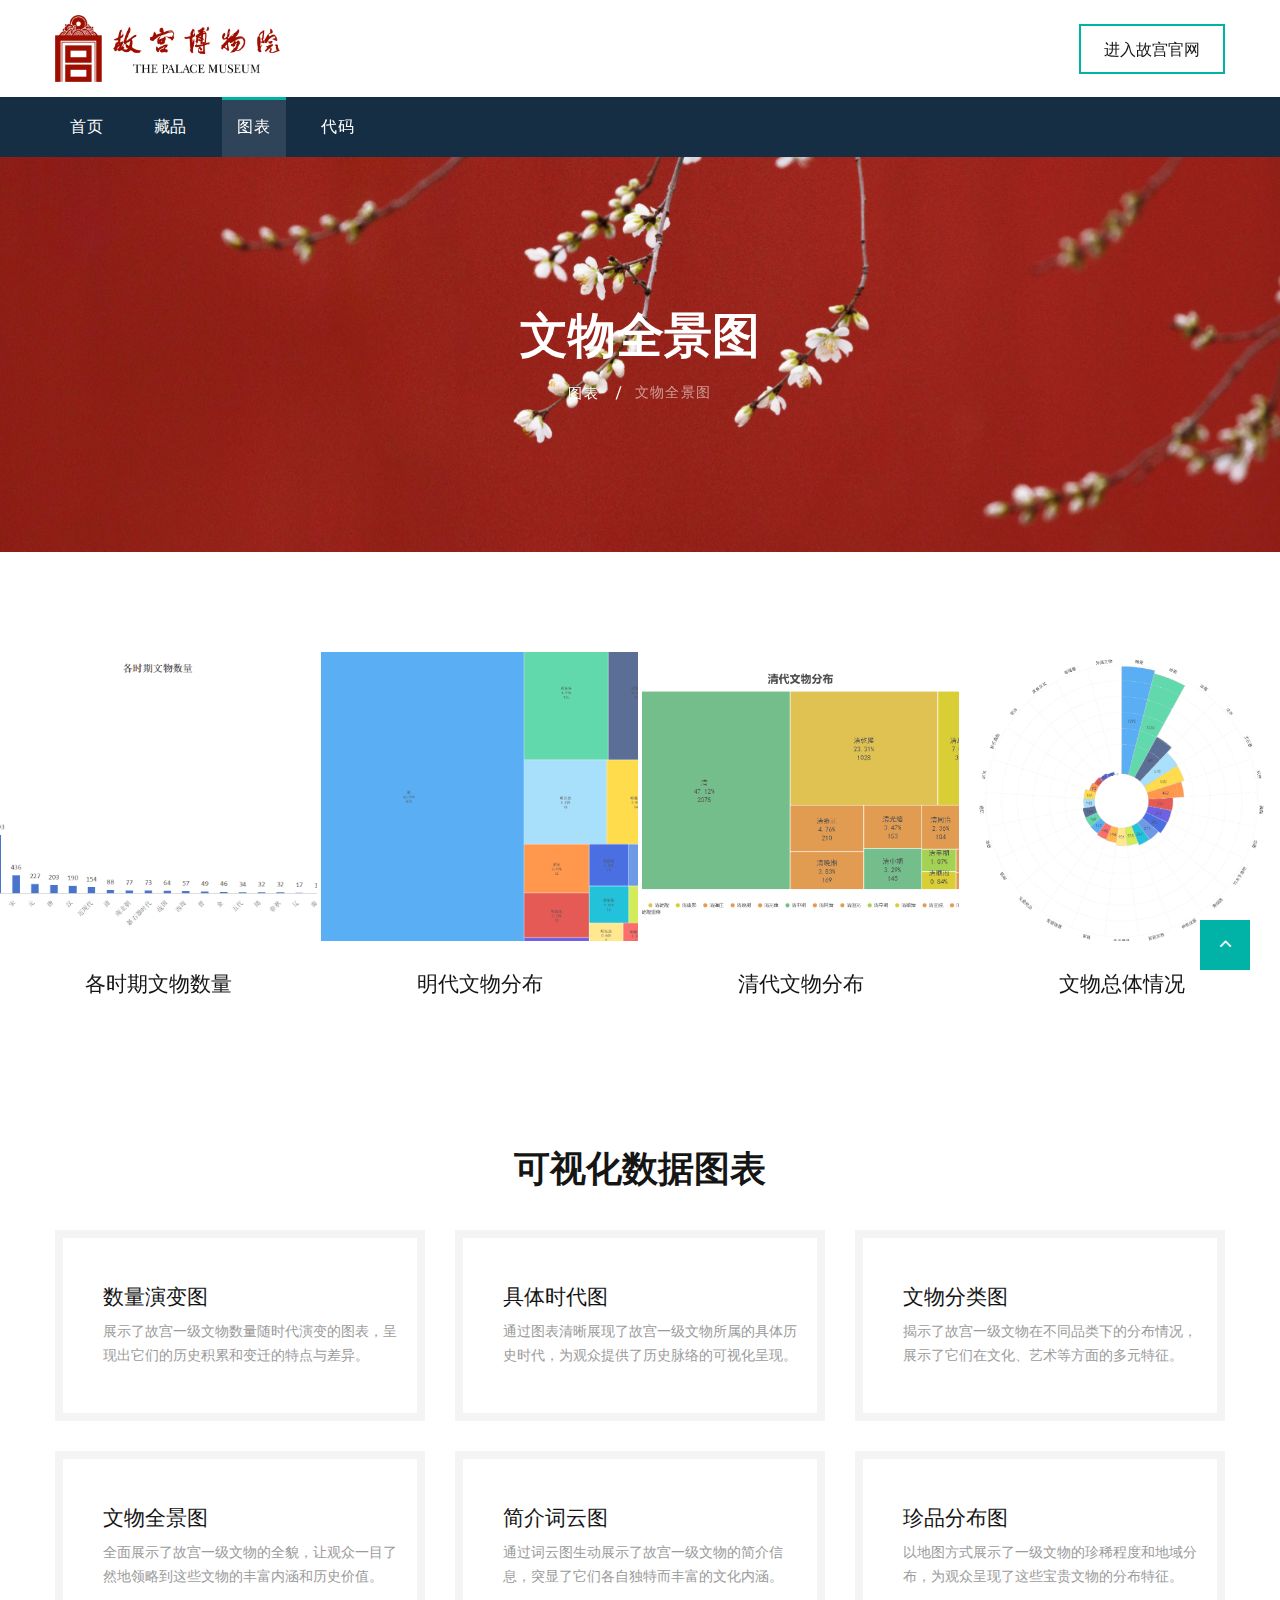
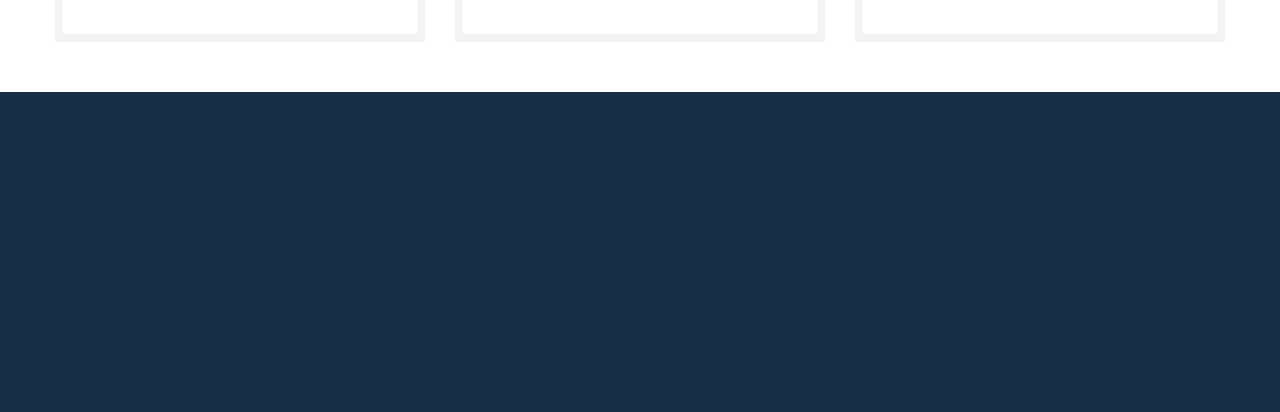
<file: 图表4.html>
<!DOCTYPE html>
<html class="wide wow-animation" lang="en">

<head>
    <title>图表</title>
    <meta name="format-detection" content="telephone=no">
    <meta name="viewport"
        content="width=device-width, height=device-height, initial-scale=1.0, maximum-scale=1.0, user-scalable=0">
    <meta http-equiv="X-UA-Compatible" content="IE=edge">
    <meta charset="utf-8">
    <link rel="icon" href="images/正男.ico" type="image/x-icon">
    <!-- Stylesheets-->
    <link rel="stylesheet" type="text/css"
        href="//fonts.googleapis.com/css?family=Montserrat:400,500,600,700%7CPoppins:400%7CTeko:300,400">
    <link rel="stylesheet" href="css/bootstrap.css">
    <link rel="stylesheet" href="css/fonts.css">
    <link rel="stylesheet" href="css/style.css">
    <style>
        .ie-panel {
            display: none;
            background: #212121;
            padding: 10px 0;
            box-shadow: 3px 3px 5px 0 rgba(0, 0, 0, .3);
            clear: both;
            text-align: center;
            position: relative;
            z-index: 1;
        }

        html.ie-10 .ie-panel,
        html.lt-ie-10 .ie-panel {
            display: block;
        }
    </style>
</head>

<body>
    <div class="ie-panel"><a href="http://windows.microsoft.com/en-US/internet-explorer/"><img
                src="images/ie8-panel/warning_bar_0000_us.jpg" height="42" width="820"
                alt="You are using an outdated browser. For a faster, safer browsing experience, upgrade for free today."></a>
    </div>
    <div class="preloader">
        <div class="preloader-body">
            <div class="cssload-container">
                <div class="cssload-speeding-wheel"></div>
            </div>
            <p>Loading...</p>
        </div>
    </div>
    <div class="page">
        <header class="section page-header">
            <!-- RD Navbar-->
            <div class="rd-navbar-wrap">
                <nav class="rd-navbar rd-navbar-corporate" data-layout="rd-navbar-fixed"
                    data-sm-layout="rd-navbar-fixed" data-md-layout="rd-navbar-fixed"
                    data-md-device-layout="rd-navbar-fixed" data-lg-layout="rd-navbar-static"
                    data-lg-device-layout="rd-navbar-fixed" data-xl-layout="rd-navbar-static"
                    data-xl-device-layout="rd-navbar-static" data-xxl-layout="rd-navbar-static"
                    data-xxl-device-layout="rd-navbar-static" data-lg-stick-up-offset="46px"
                    data-xl-stick-up-offset="46px" data-xxl-stick-up-offset="106px" data-lg-stick-up="true"
                    data-xl-stick-up="true" data-xxl-stick-up="true">
                    <div class="rd-navbar-collapse-toggle rd-navbar-fixed-element-1"
                        data-rd-navbar-toggle=".rd-navbar-collapse"><span></span></div>
                    <div class="rd-navbar-aside-outer">
                        <div class="rd-navbar-aside">
                            <!-- RD Navbar Panel-->
                            <div class="rd-navbar-panel">
                                <!-- RD Navbar Toggle-->
                                <button class="rd-navbar-toggle"
                                    data-rd-navbar-toggle=".rd-navbar-nav-wrap"><span></span></button>
                                <!-- RD Navbar Brand-->
                                <div class="rd-navbar-brand">
                                    <!--Brand--><a class="brand" href="index.html"><img src="images/图标.png" alt=""
                                            width="225" height="18" /></a>
                                </div>
                            </div>
                            <div class="rd-navbar-aside-right rd-navbar-collapse">
                                <ul class="rd-navbar-corporate-contacts">
                                    <li>
                                    </li>
                                </ul><a class="button button-md button-default-outline-2 button-ujarak"
                                    href="https://www.dpm.org.cn/Home.html">进入故宫官网</a>
                            </div>
                        </div>
                    </div>
                    <div class="rd-navbar-main-outer">
                        <div class="rd-navbar-main">
                            <div class="rd-navbar-nav-wrap">
                                <ul class="list-inline list-inline-md rd-navbar-corporate-list-social">
                                </ul>
                                <!-- RD Navbar Nav-->
                                <ul class="rd-navbar-nav">
                                    <li class="rd-nav-item"><a class="rd-nav-link" href="index.html">首页</a>
                                    </li>
                                    <li class="rd-nav-item"><a class="rd-nav-link" href="about.html">藏品</a>
                                    </li>
                                    <li class="rd-nav-item active"><a class="rd-nav-link" href="typography.html">图表</a>
                                    </li>
                                    <li class="rd-nav-item"><a class="rd-nav-link" href="contact-us.html">代码</a>
                                    </li>
                                </ul>
                            </div>
                        </div>
                    </div>
                </nav>
            </div>
        </header>


        <style>
            /* 增大 section 与上一个 section 之间的垂直间距 */
            .increased-margin-section {
                margin-top: 100px;
                /* 调整上边距的值以获得所需的距离 */
            }
        </style>

        <!-- Breadcrumbs -->
        <section class="breadcrumbs-custom-inset">
            <div class="breadcrumbs-custom context-dark bg-overlay-60">
                <div class="container">
                    <h2 class="breadcrumbs-custom-title">文物全景图</h2>
                    <ul class="breadcrumbs-custom-path">
                        <li><a href="typography.html">图表</a></li>
                        <li class="active">文物全景图</li>
                    </ul>
                </div>
                <div class="box-position" style="background-image: url(images/爱上紫禁城-白山桃.jpg);"></div>
            </div>
        </section>


        <!-- Latest Projects-->
        <section class="increased-margin-section increased-margin-section">
            <div class="container">
                <h3></h3>
            </div>
            <!-- Owl Carousel-->
            <div class="owl-carousel owl-classic owl-timeline" data-items="1" data-md-items="2" data-lg-items="3"
                data-xl-items="4" data-margin="4" data-autoplay="false" data-nav="true" data-dots="true">
                <div class="owl-item">
                    <!-- Thumbnail Classic-->
                    <article class="thumbnail thumbnail-mary">
                        <div class="thumbnail-mary-figure"><img src="images/1各时期文物数量.png" alt="" width="420" height="308" />
                        </div>
                        <div class="thumbnail-mary-caption"><a class="icon fl-bigmug-line-zoom60" href="images/1各时期文物数量.png"
                                data-lightgallery="item"><img src="images/1各时期文物数量.png" alt="" width="420"
                                    height="308" /></a>
                        </div>
                    </article>
                    <div class="thumbnail-mary-description">
                        <h5>各时期文物数量</h5><span
                            class="thumbnail-mary-decor"></span>
                        <h5 class="thumbnail-mary-time">
                        </h5>
                    </div>
                </div>
                <div class="owl-item">
                    <!-- Thumbnail Classic-->
                    <article class="thumbnail thumbnail-mary">
                        <div class="thumbnail-mary-figure"><img src="images/1明代文物分布.png" alt="" width="420" height="308" />
                        </div>
                        <div class="thumbnail-mary-caption"><a class="icon fl-bigmug-line-zoom60" href="images/1明代文物分布.png"
                                data-lightgallery="item"><img src="images/1明代文物分布.png" alt="" width="420"
                                    height="308" /></a>
                        </div>
                    </article>
                    <div class="thumbnail-mary-description">
                        <h5>明代文物分布</h5><span
                            class="thumbnail-mary-decor"></span>
                        <h5 class="thumbnail-mary-time">
                        </h5>
                    </div>
                </div>
                <div class="owl-item">
                    <!-- Thumbnail Classic-->
                    <article class="thumbnail thumbnail-mary">
                        <div class="thumbnail-mary-figure"><img src="images/1清代文物分布.png" alt="" width="420" height="308" />
                        </div>
                        <div class="thumbnail-mary-caption"><a class="icon fl-bigmug-line-zoom60" href="images/1清代文物分布.png"
                                data-lightgallery="item"><img src="images/1清代文物分布.png" alt="" width="420"
                                    height="308" /></a>
                        </div>
                    </article>
                    <div class="thumbnail-mary-description">
                        <h5>清代文物分布</h5><span
                            class="thumbnail-mary-decor"></span>
                        <h5 class="thumbnail-mary-time">
                        </h5>
                    </div>
                </div>
                <div class="owl-item">
                    <!-- Thumbnail Classic-->
                    <article class="thumbnail thumbnail-mary">
                        <div class="thumbnail-mary-figure"><img src="images/1文物总体情况.png" alt="" width="420" height="308" />
                        </div>
                        <div class="thumbnail-mary-caption"><a class="icon fl-bigmug-line-zoom60" href="images/1文物总体情况.png"
                                data-lightgallery="item"><img src="images/1文物总体情况.png" alt="" width="420"
                                    height="308" /></a>
                        </div>
                    </article>
                    <div class="thumbnail-mary-description">
                        <h5>文物总体情况</h5><span
                            class="thumbnail-mary-decor"></span>
                        <h5 class="thumbnail-mary-time">
                        </h5>
                    </div>
                </div>
        </section>

        <!--	Our Services-->
        <section class="section section-sm increased-margin-section">
            <div class="container">
                <h3>可视化数据图表</h3>
                <div class="row row-30">
                    <div class="col-sm-6 col-lg-4">
                        <article class="box-icon-classic">
                            <div
                                class="unit box-icon-classic-body flex-column flex-md-row text-md-left flex-lg-column text-lg-center flex-xl-row text-xl-left">
                                <div class="unit-left">
                                </div>
                                <div class="unit-body">
                                    <h5 class="box-icon-classic-title"><a href="图表1.html">数量演变图</a></h5>
                                    <p class="box-icon-classic-text">展示了故宫一级文物数量随时代演变的图表，呈现出它们的历史积累和变迁的特点与差异。</p>
                                </div>
                            </div>
                        </article>
                    </div>
                    <div class="col-sm-6 col-lg-4">
                        <article class="box-icon-classic">
                            <div
                                class="unit box-icon-classic-body flex-column flex-md-row text-md-left flex-lg-column text-lg-center flex-xl-row text-xl-left">
                                <div class="unit-left">

                                </div>
                                <div class="unit-body">
                                    <h5 class="box-icon-classic-title"><a href="图表2.html">具体时代图</a></h5>
                                    <p class="box-icon-classic-text">通过图表清晰展现了故宫一级文物所属的具体历史时代，为观众提供了历史脉络的可视化呈现。</p>
                                </div>
                            </div>
                        </article>
                    </div>
                    <div class="col-sm-6 col-lg-4">
                        <article class="box-icon-classic">
                            <div
                                class="unit box-icon-classic-body flex-column flex-md-row text-md-left flex-lg-column text-lg-center flex-xl-row text-xl-left">
                                <div class="unit-left">
                                </div>
                                <div class="unit-body">
                                    <h5 class="box-icon-classic-title"><a href="图表3.html">文物分类图</a></h5>
                                    <p class="box-icon-classic-text">揭示了故宫一级文物在不同品类下的分布情况，展示了它们在文化、艺术等方面的多元特征。</p>
                                </div>
                            </div>
                        </article>
                    </div>
                    <div class="col-sm-6 col-lg-4">
                        <article class="box-icon-classic">
                            <div
                                class="unit box-icon-classic-body flex-column flex-md-row text-md-left flex-lg-column text-lg-center flex-xl-row text-xl-left">
                                <div class="unit-left">

                                </div>
                                <div class="unit-body">
                                    <h5 class="box-icon-classic-title"><a href="图表4.html">文物全景图</a></h5>
                                    <p class="box-icon-classic-text">全面展示了故宫一级文物的全貌，让观众一目了然地领略到这些文物的丰富内涵和历史价值。</p>
                                </div>
                            </div>
                        </article>
                    </div>
                    <div class="col-sm-6 col-lg-4">
                        <article class="box-icon-classic">
                            <div
                                class="unit box-icon-classic-body flex-column flex-md-row text-md-left flex-lg-column text-lg-center flex-xl-row text-xl-left">
                                <div class="unit-left">

                                </div>
                                <div class="unit-body">
                                    <h5 class="box-icon-classic-title"><a href="图表5.html">简介词云图</a></h5>
                                    <p class="box-icon-classic-text">通过词云图生动展示了故宫一级文物的简介信息，突显了它们各自独特而丰富的文化内涵。</p>
                                </div>
                            </div>
                        </article>
                    </div>
                    <div class="col-sm-6 col-lg-4">
                        <article class="box-icon-classic">
                            <div
                                class="unit box-icon-classic-body flex-column flex-md-row text-md-left flex-lg-column text-lg-center flex-xl-row text-xl-left">
                                <div class="unit-left">

                                </div>
                                <div class="unit-body">
                                    <h5 class="box-icon-classic-title"><a
                                            href="http://dtdj.cchicc.org.cn/#/stateprotect">珍品分布图</a></h5>
                                    <p class="box-icon-classic-text">以地图方式展示了一级文物的珍稀程度和地域分布，为观众呈现了这些宝贵文物的分布特征。</p>
                                </div>
                            </div>
                        </article>
                    </div>
                </div>
            </div>
        </section>

        <footer class="section footer-corporate context-dark">
            <div class="footer-corporate-inset">
                <div class="container">
                    <div class="row row-40 justify-content-lg-between">
                        <div class="col-sm-6 col-md-12 col-lg-3 col-xl-4">
                            <div class="oh-desktop">
                                <div class="wow slideInRight" data-wow-delay="0s">
                                    <h6 class="text-spacing-100 text-uppercase">联系我们</h6>
                                    <ul class="footer-contacts d-inline-block d-sm-block">
                                        <li>
                                            <div class="unit">
                                                <div class="unit-left"><span class="icon fa fa-phone"></span></div>
                                                <div class="unit-body"><a class="link-phone" href="tel:#">+86
                                                        1390-354-9324</a></div>
                                            </div>
                                        </li>
                                        <li>
                                            <div class="unit">
                                                <div class="unit-left"><span class="icon fa fa-envelope"></span></div>
                                                <div class="unit-body"><a class="link-aemail"
                                                        href="mailto:#">z2193615044@163.com</a></div>
                                            </div>
                                        </li>
                                        <li>
                                            <div class="unit">
                                                <div class="unit-left"><span class="icon fa fa-location-arrow"></span>
                                                </div>
                                                <div class="unit-body"><a class="link-location"
                                                        href="#">浙江大学西溪校区<br>邮政编码：310000</a></div>
                                            </div>
                                        </li>
                                    </ul>
                                </div>
                            </div>
                        </div>
                        <div class="col-sm-6 col-md-5 col-lg-3 col-xl-4">
                            <div class="oh-desktop">
                                <div class="wow slideInDown" data-wow-delay="0s">
                                    <h6 class="text-spacing-100 text-uppercase">最近更新</h6>
                                    <!-- Post Minimal 2-->
                                    <article class="post post-minimal-2">
                                        <p class="post-minimal-2-title"><a href="typography.html">时间序列文物分布趋势图</a></p>
                                        <div class="post-minimal-2-time">
                                            <time datetime="2019-05-04">2024-1-1</time>
                                        </div>
                                    </article>
                                    <!-- Post Minimal 2-->
                                    <article class="post post-minimal-2">
                                        <p class="post-minimal-2-title"><a href="typography.html">文物制作者及时代关联热图</a></p>
                                        <div class="post-minimal-2-time">
                                            <time datetime="2019-05-04">2024-1-3</time>
                                        </div>
                                    </article>
                                </div>
                            </div>
                        </div>
                        <div class="col-sm-11 col-md-7 col-lg-5 col-xl-4">
                            <div class="oh-desktop">
                                <div class="wow slideInLeft" data-wow-delay="0s">
                                    <h6 class="text-spacing-100 text-uppercase">快速链接</h6>
                                    <ul
                                        class="row-6 list-0 list-marked list-marked-md list-marked-secondary list-custom-2">
                                        <li><a href="https://www.dpm.org.cn/Home.html">故宫博物院官网</a></li>
                                        <li><a href="https://zm-digicol.dpm.org.cn/">故宫藏品总目</a></li>
                                        <li><a
                                                href="http://gl.ncha.gov.cn/#/Industry/Collection-unit?title=全国博物馆名录">全国博物馆名录</a>
                                        </li>
                                        <li><a
                                                href="http://gl.ncha.gov.cn/#/Industry/Collection-Collection?title=全国珍贵文物数据库">全国文物数据库</a>
                                        </li>
                                    </ul>
                                </div>
                            </div>
                        </div>
                    </div>
                </div>
            </div>
    </div>
    <!-- Global Mailform Output-->
    <div class="snackbars" id="form-output-global"></div>
    <!-- Javascript-->
    <script src="js/core.min.js"></script>
    <script src="js/script.js"></script>
</body>

</html>
</file>
<file: css/fonts.css>
/*
*
* Fonts
*//*
*
* Font Awesome Icons 4.7.0
* --------------------------------------------------
*/@font-face {	font-family: 'FontAwesome';	src: url("../fonts/fontawesome-webfont.eot?v=4.7.0");	src: url("../fonts/fontawesome-webfont.eot?#iefix&v=4.7.0") format("embedded-opentype"), url("../fonts/fontawesome-webfont.woff2?v=4.7.0") format("woff2"), url("../fonts/fontawesome-webfont.woff?v=4.7.0") format("woff"), url("../fonts/fontawesome-webfont.ttf?v=4.7.0") format("truetype"), url("../fonts/fontawesome-webfont.svg?v=4.7.0#fontawesomeregular") format("svg");	font-weight: normal;	font-style: normal;}.fa {	display: inline-block;	font-family: 'FontAwesome';	font-size: inherit;	text-rendering: auto;	-webkit-font-smoothing: antialiased;	-moz-osx-font-smoothing: grayscale;}[class*='fa-']:before {	font-weight: 400;	font-family: 'FontAwesome';}/* makes the font 33% larger relative to the icon container */.fa-lg {	font-size: 1.33333333em;	line-height: 0.75em;	vertical-align: -15%;}.fa-2x {	font-size: 2em;}.fa-3x {	font-size: 3em;}.fa-4x {	font-size: 4em;}.fa-5x {	font-size: 5em;}.fa-fw {	width: 1.28571429em;	text-align: center;}.fa-ul {	padding-left: 0;	margin-left: 2.14285714em;	list-style-type: none;}.fa-ul > li {	position: relative;}.fa-li {	position: absolute;	left: -2.14285714em;	width: 2.14285714em;	top: 0.14285714em;	text-align: center;}.fa-li.fa-lg {	left: -1.85714286em;}.fa-border {	padding: .2em .25em .15em;	border: solid 0.08em #eeeeee;	border-radius: .1em;}.fa-pull-left {	float: left;}.fa-pull-right {	float: right;}.fa.fa-pull-left {	margin-right: .3em;}.fa.fa-pull-right {	margin-left: .3em;}/* Deprecated as of 4.4.0 */.pull-right {	float: right;}.pull-left {	float: left;}.fa.pull-left {	margin-right: .3em;}.fa.pull-right {	margin-left: .3em;}.fa-spin {	-webkit-animation: fa-spin 2s infinite linear;	animation: fa-spin 2s infinite linear;}.fa-pulse {	-webkit-animation: fa-spin 1s infinite steps(8);	animation: fa-spin 1s infinite steps(8);}@-webkit-keyframes fa-spin {	0% {		-webkit-transform: rotate(0deg);		transform: rotate(0deg);	}	100% {		-webkit-transform: rotate(359deg);		transform: rotate(359deg);	}}@keyframes fa-spin {	0% {		-webkit-transform: rotate(0deg);		transform: rotate(0deg);	}	100% {		-webkit-transform: rotate(359deg);		transform: rotate(359deg);	}}.fa-rotate-90 {	-ms-filter: "progid:DXImageTransform.Microsoft.BasicImage(rotation=1)";	-webkit-transform: rotate(90deg);	-ms-transform: rotate(90deg);	transform: rotate(90deg);}.fa-rotate-180 {	-ms-filter: "progid:DXImageTransform.Microsoft.BasicImage(rotation=2)";	-webkit-transform: rotate(180deg);	-ms-transform: rotate(180deg);	transform: rotate(180deg);}.fa-rotate-270 {	-ms-filter: "progid:DXImageTransform.Microsoft.BasicImage(rotation=3)";	-webkit-transform: rotate(270deg);	-ms-transform: rotate(270deg);	transform: rotate(270deg);}.fa-flip-horizontal {	-ms-filter: "progid:DXImageTransform.Microsoft.BasicImage(rotation=0, mirror=1)";	-webkit-transform: scale(-1, 1);	-ms-transform: scale(-1, 1);	transform: scale(-1, 1);}.fa-flip-vertical {	-ms-filter: "progid:DXImageTransform.Microsoft.BasicImage(rotation=2, mirror=1)";	-webkit-transform: scale(1, -1);	-ms-transform: scale(1, -1);	transform: scale(1, -1);}:root .fa-rotate-90,:root .fa-rotate-180,:root .fa-rotate-270,:root .fa-flip-horizontal,:root .fa-flip-vertical {	filter: none;}.fa-stack {	position: relative;	display: inline-block;	width: 2em;	height: 2em;	line-height: 2em;	vertical-align: middle;}.fa-stack-1x,.fa-stack-2x {	position: absolute;	left: 0;	width: 100%;	text-align: center;}.fa-stack-1x {	line-height: inherit;}.fa-stack-2x {	font-size: 2em;}.fa-inverse {	color: #ffffff;}/* Font Awesome uses the Unicode Private Use Area (PUA) to ensure screen
   readers do not read off random characters that represent icons */.fa-glass:before {	content: "\f000";}.fa-music:before {	content: "\f001";}.fa-search:before {	content: "\f002";}.fa-envelope-o:before {	content: "\f003";}.fa-heart:before {	content: "\f004";}.fa-star:before {	content: "\f005";}.fa-star-o:before {	content: "\f006";}.fa-user:before {	content: "\f007";}.fa-film:before {	content: "\f008";}.fa-th-large:before {	content: "\f009";}.fa-th:before {	content: "\f00a";}.fa-th-list:before {	content: "\f00b";}.fa-check:before {	content: "\f00c";}.fa-remove:before,.fa-close:before,.fa-times:before {	content: "\f00d";}.fa-search-plus:before {	content: "\f00e";}.fa-search-minus:before {	content: "\f010";}.fa-power-off:before {	content: "\f011";}.fa-signal:before {	content: "\f012";}.fa-gear:before,.fa-cog:before {	content: "\f013";}.fa-trash-o:before {	content: "\f014";}.fa-home:before {	content: "\f015";}.fa-file-o:before {	content: "\f016";}.fa-clock-o:before {	content: "\f017";}.fa-road:before {	content: "\f018";}.fa-download:before {	content: "\f019";}.fa-arrow-circle-o-down:before {	content: "\f01a";}.fa-arrow-circle-o-up:before {	content: "\f01b";}.fa-inbox:before {	content: "\f01c";}.fa-play-circle-o:before {	content: "\f01d";}.fa-rotate-right:before,.fa-repeat:before {	content: "\f01e";}.fa-refresh:before {	content: "\f021";}.fa-list-alt:before {	content: "\f022";}.fa-lock:before {	content: "\f023";}.fa-flag:before {	content: "\f024";}.fa-headphones:before {	content: "\f025";}.fa-volume-off:before {	content: "\f026";}.fa-volume-down:before {	content: "\f027";}.fa-volume-up:before {	content: "\f028";}.fa-qrcode:before {	content: "\f029";}.fa-barcode:before {	content: "\f02a";}.fa-tag:before {	content: "\f02b";}.fa-tags:before {	content: "\f02c";}.fa-book:before {	content: "\f02d";}.fa-bookmark:before {	content: "\f02e";}.fa-print:before {	content: "\f02f";}.fa-camera:before {	content: "\f030";}.fa-font:before {	content: "\f031";}.fa-bold:before {	content: "\f032";}.fa-italic:before {	content: "\f033";}.fa-text-height:before {	content: "\f034";}.fa-text-width:before {	content: "\f035";}.fa-align-left:before {	content: "\f036";}.fa-align-center:before {	content: "\f037";}.fa-align-right:before {	content: "\f038";}.fa-align-justify:before {	content: "\f039";}.fa-list:before {	content: "\f03a";}.fa-dedent:before,.fa-outdent:before {	content: "\f03b";}.fa-indent:before {	content: "\f03c";}.fa-video-camera:before {	content: "\f03d";}.fa-photo:before,.fa-image:before,.fa-picture-o:before {	content: "\f03e";}.fa-pencil:before {	content: "\f040";}.fa-map-marker:before {	content: "\f041";}.fa-adjust:before {	content: "\f042";}.fa-tint:before {	content: "\f043";}.fa-edit:before,.fa-pencil-square-o:before {	content: "\f044";}.fa-share-square-o:before {	content: "\f045";}.fa-check-square-o:before {	content: "\f046";}.fa-arrows:before {	content: "\f047";}.fa-step-backward:before {	content: "\f048";}.fa-fast-backward:before {	content: "\f049";}.fa-backward:before {	content: "\f04a";}.fa-play:before {	content: "\f04b";}.fa-pause:before {	content: "\f04c";}.fa-stop:before {	content: "\f04d";}.fa-forward:before {	content: "\f04e";}.fa-fast-forward:before {	content: "\f050";}.fa-step-forward:before {	content: "\f051";}.fa-eject:before {	content: "\f052";}.fa-chevron-left:before {	content: "\f053";}.fa-chevron-right:before {	content: "\f054";}.fa-plus-circle:before {	content: "\f055";}.fa-minus-circle:before {	content: "\f056";}.fa-times-circle:before {	content: "\f057";}.fa-check-circle:before {	content: "\f058";}.fa-question-circle:before {	content: "\f059";}.fa-info-circle:before {	content: "\f05a";}.fa-crosshairs:before {	content: "\f05b";}.fa-times-circle-o:before {	content: "\f05c";}.fa-check-circle-o:before {	content: "\f05d";}.fa-ban:before {	content: "\f05e";}.fa-arrow-left:before {	content: "\f060";}.fa-arrow-right:before {	content: "\f061";}.fa-arrow-up:before {	content: "\f062";}.fa-arrow-down:before {	content: "\f063";}.fa-mail-forward:before,.fa-share:before {	content: "\f064";}.fa-expand:before {	content: "\f065";}.fa-compress:before {	content: "\f066";}.fa-plus:before {	content: "\f067";}.fa-minus:before {	content: "\f068";}.fa-asterisk:before {	content: "\f069";}.fa-exclamation-circle:before {	content: "\f06a";}.fa-gift:before {	content: "\f06b";}.fa-leaf:before {	content: "\f06c";}.fa-fire:before {	content: "\f06d";}.fa-eye:before {	content: "\f06e";}.fa-eye-slash:before {	content: "\f070";}.fa-warning:before,.fa-exclamation-triangle:before {	content: "\f071";}.fa-plane:before {	content: "\f072";}.fa-calendar:before {	content: "\f073";}.fa-random:before {	content: "\f074";}.fa-comment:before {	content: "\f075";}.fa-magnet:before {	content: "\f076";}.fa-chevron-up:before {	content: "\f077";}.fa-chevron-down:before {	content: "\f078";}.fa-retweet:before {	content: "\f079";}.fa-shopping-cart:before {	content: "\f07a";}.fa-folder:before {	content: "\f07b";}.fa-folder-open:before {	content: "\f07c";}.fa-arrows-v:before {	content: "\f07d";}.fa-arrows-h:before {	content: "\f07e";}.fa-bar-chart-o:before,.fa-bar-chart:before {	content: "\f080";}.fa-twitter-square:before {	content: "\f081";}.fa-facebook-square:before {	content: "\f082";}.fa-camera-retro:before {	content: "\f083";}.fa-key:before {	content: "\f084";}.fa-gears:before,.fa-cogs:before {	content: "\f085";}.fa-comments:before {	content: "\f086";}.fa-thumbs-o-up:before {	content: "\f087";}.fa-thumbs-o-down:before {	content: "\f088";}.fa-star-half:before {	content: "\f089";}.fa-heart-o:before {	content: "\f08a";}.fa-sign-out:before {	content: "\f08b";}.fa-linkedin-square:before {	content: "\f08c";}.fa-thumb-tack:before {	content: "\f08d";}.fa-external-link:before {	content: "\f08e";}.fa-sign-in:before {	content: "\f090";}.fa-trophy:before {	content: "\f091";}.fa-github-square:before {	content: "\f092";}.fa-upload:before {	content: "\f093";}.fa-lemon-o:before {	content: "\f094";}.fa-phone:before {	content: "\f095";}.fa-square-o:before {	content: "\f096";}.fa-bookmark-o:before {	content: "\f097";}.fa-phone-square:before {	content: "\f098";}.fa-twitter:before {	content: "\f099";}.fa-facebook-f:before,.fa-facebook:before {	content: "\f09a";}.fa-github:before {	content: "\f09b";}.fa-unlock:before {	content: "\f09c";}.fa-credit-card:before {	content: "\f09d";}.fa-feed:before,.fa-rss:before {	content: "\f09e";}.fa-hdd-o:before {	content: "\f0a0";}.fa-bullhorn:before {	content: "\f0a1";}.fa-bell:before {	content: "\f0f3";}.fa-certificate:before {	content: "\f0a3";}.fa-hand-o-right:before {	content: "\f0a4";}.fa-hand-o-left:before {	content: "\f0a5";}.fa-hand-o-up:before {	content: "\f0a6";}.fa-hand-o-down:before {	content: "\f0a7";}.fa-arrow-circle-left:before {	content: "\f0a8";}.fa-arrow-circle-right:before {	content: "\f0a9";}.fa-arrow-circle-up:before {	content: "\f0aa";}.fa-arrow-circle-down:before {	content: "\f0ab";}.fa-globe:before {	content: "\f0ac";}.fa-wrench:before {	content: "\f0ad";}.fa-tasks:before {	content: "\f0ae";}.fa-filter:before {	content: "\f0b0";}.fa-briefcase:before {	content: "\f0b1";}.fa-arrows-alt:before {	content: "\f0b2";}.fa-group:before,.fa-users:before {	content: "\f0c0";}.fa-chain:before,.fa-link:before {	content: "\f0c1";}.fa-cloud:before {	content: "\f0c2";}.fa-flask:before {	content: "\f0c3";}.fa-cut:before,.fa-scissors:before {	content: "\f0c4";}.fa-copy:before,.fa-files-o:before {	content: "\f0c5";}.fa-paperclip:before {	content: "\f0c6";}.fa-save:before,.fa-floppy-o:before {	content: "\f0c7";}.fa-square:before {	content: "\f0c8";}.fa-navicon:before,.fa-reorder:before,.fa-bars:before {	content: "\f0c9";}.fa-list-ul:before {	content: "\f0ca";}.fa-list-ol:before {	content: "\f0cb";}.fa-strikethrough:before {	content: "\f0cc";}.fa-underline:before {	content: "\f0cd";}.fa-table:before {	content: "\f0ce";}.fa-magic:before {	content: "\f0d0";}.fa-truck:before {	content: "\f0d1";}.fa-pinterest:before {	content: "\f0d2";}.fa-pinterest-square:before {	content: "\f0d3";}.fa-google-plus-square:before {	content: "\f0d4";}.fa-google-plus:before {	content: "\f0d5";}.fa-money:before {	content: "\f0d6";}.fa-caret-down:before {	content: "\f0d7";}.fa-caret-up:before {	content: "\f0d8";}.fa-caret-left:before {	content: "\f0d9";}.fa-caret-right:before {	content: "\f0da";}.fa-columns:before {	content: "\f0db";}.fa-unsorted:before,.fa-sort:before {	content: "\f0dc";}.fa-sort-down:before,.fa-sort-desc:before {	content: "\f0dd";}.fa-sort-up:before,.fa-sort-asc:before {	content: "\f0de";}.fa-envelope:before {	content: "\f0e0";}.fa-linkedin:before {	content: "\f0e1";}.fa-rotate-left:before,.fa-undo:before {	content: "\f0e2";}.fa-legal:before,.fa-gavel:before {	content: "\f0e3";}.fa-dashboard:before,.fa-tachometer:before {	content: "\f0e4";}.fa-comment-o:before {	content: "\f0e5";}.fa-comments-o:before {	content: "\f0e6";}.fa-flash:before,.fa-bolt:before {	content: "\f0e7";}.fa-sitemap:before {	content: "\f0e8";}.fa-umbrella:before {	content: "\f0e9";}.fa-paste:before,.fa-clipboard:before {	content: "\f0ea";}.fa-lightbulb-o:before {	content: "\f0eb";}.fa-exchange:before {	content: "\f0ec";}.fa-cloud-download:before {	content: "\f0ed";}.fa-cloud-upload:before {	content: "\f0ee";}.fa-user-md:before {	content: "\f0f0";}.fa-stethoscope:before {	content: "\f0f1";}.fa-suitcase:before {	content: "\f0f2";}.fa-bell-o:before {	content: "\f0a2";}.fa-coffee:before {	content: "\f0f4";}.fa-cutlery:before {	content: "\f0f5";}.fa-file-text-o:before {	content: "\f0f6";}.fa-building-o:before {	content: "\f0f7";}.fa-hospital-o:before {	content: "\f0f8";}.fa-ambulance:before {	content: "\f0f9";}.fa-medkit:before {	content: "\f0fa";}.fa-fighter-jet:before {	content: "\f0fb";}.fa-beer:before {	content: "\f0fc";}.fa-h-square:before {	content: "\f0fd";}.fa-plus-square:before {	content: "\f0fe";}.fa-angle-double-left:before {	content: "\f100";}.fa-angle-double-right:before {	content: "\f101";}.fa-angle-double-up:before {	content: "\f102";}.fa-angle-double-down:before {	content: "\f103";}.fa-angle-left:before {	content: "\f104";}.fa-angle-right:before {	content: "\f105";}.fa-angle-up:before {	content: "\f106";}.fa-angle-down:before {	content: "\f107";}.fa-desktop:before {	content: "\f108";}.fa-laptop:before {	content: "\f109";}.fa-tablet:before {	content: "\f10a";}.fa-mobile-phone:before,.fa-mobile:before {	content: "\f10b";}.fa-circle-o:before {	content: "\f10c";}.fa-quote-left:before {	content: "\f10d";}.fa-quote-right:before {	content: "\f10e";}.fa-spinner:before {	content: "\f110";}.fa-circle:before {	content: "\f111";}.fa-mail-reply:before,.fa-reply:before {	content: "\f112";}.fa-github-alt:before {	content: "\f113";}.fa-folder-o:before {	content: "\f114";}.fa-folder-open-o:before {	content: "\f115";}.fa-smile-o:before {	content: "\f118";}.fa-frown-o:before {	content: "\f119";}.fa-meh-o:before {	content: "\f11a";}.fa-gamepad:before {	content: "\f11b";}.fa-keyboard-o:before {	content: "\f11c";}.fa-flag-o:before {	content: "\f11d";}.fa-flag-checkered:before {	content: "\f11e";}.fa-terminal:before {	content: "\f120";}.fa-code:before {	content: "\f121";}.fa-mail-reply-all:before,.fa-reply-all:before {	content: "\f122";}.fa-star-half-empty:before,.fa-star-half-full:before,.fa-star-half-o:before {	content: "\f123";}.fa-location-arrow:before {	content: "\f124";}.fa-crop:before {	content: "\f125";}.fa-code-fork:before {	content: "\f126";}.fa-unlink:before,.fa-chain-broken:before {	content: "\f127";}.fa-question:before {	content: "\f128";}.fa-info:before {	content: "\f129";}.fa-exclamation:before {	content: "\f12a";}.fa-superscript:before {	content: "\f12b";}.fa-subscript:before {	content: "\f12c";}.fa-eraser:before {	content: "\f12d";}.fa-puzzle-piece:before {	content: "\f12e";}.fa-microphone:before {	content: "\f130";}.fa-microphone-slash:before {	content: "\f131";}.fa-shield:before {	content: "\f132";}.fa-calendar-o:before {	content: "\f133";}.fa-fire-extinguisher:before {	content: "\f134";}.fa-rocket:before {	content: "\f135";}.fa-maxcdn:before {	content: "\f136";}.fa-chevron-circle-left:before {	content: "\f137";}.fa-chevron-circle-right:before {	content: "\f138";}.fa-chevron-circle-up:before {	content: "\f139";}.fa-chevron-circle-down:before {	content: "\f13a";}.fa-html5:before {	content: "\f13b";}.fa-css3:before {	content: "\f13c";}.fa-anchor:before {	content: "\f13d";}.fa-unlock-alt:before {	content: "\f13e";}.fa-bullseye:before {	content: "\f140";}.fa-ellipsis-h:before {	content: "\f141";}.fa-ellipsis-v:before {	content: "\f142";}.fa-rss-square:before {	content: "\f143";}.fa-play-circle:before {	content: "\f144";}.fa-ticket:before {	content: "\f145";}.fa-minus-square:before {	content: "\f146";}.fa-minus-square-o:before {	content: "\f147";}.fa-level-up:before {	content: "\f148";}.fa-level-down:before {	content: "\f149";}.fa-check-square:before {	content: "\f14a";}.fa-pencil-square:before {	content: "\f14b";}.fa-external-link-square:before {	content: "\f14c";}.fa-share-square:before {	content: "\f14d";}.fa-compass:before {	content: "\f14e";}.fa-toggle-down:before,.fa-caret-square-o-down:before {	content: "\f150";}.fa-toggle-up:before,.fa-caret-square-o-up:before {	content: "\f151";}.fa-toggle-right:before,.fa-caret-square-o-right:before {	content: "\f152";}.fa-euro:before,.fa-eur:before {	content: "\f153";}.fa-gbp:before {	content: "\f154";}.fa-dollar:before,.fa-usd:before {	content: "\f155";}.fa-rupee:before,.fa-inr:before {	content: "\f156";}.fa-cny:before,.fa-rmb:before,.fa-yen:before,.fa-jpy:before {	content: "\f157";}.fa-ruble:before,.fa-rouble:before,.fa-rub:before {	content: "\f158";}.fa-won:before,.fa-krw:before {	content: "\f159";}.fa-bitcoin:before,.fa-btc:before {	content: "\f15a";}.fa-file:before {	content: "\f15b";}.fa-file-text:before {	content: "\f15c";}.fa-sort-alpha-asc:before {	content: "\f15d";}.fa-sort-alpha-desc:before {	content: "\f15e";}.fa-sort-amount-asc:before {	content: "\f160";}.fa-sort-amount-desc:before {	content: "\f161";}.fa-sort-numeric-asc:before {	content: "\f162";}.fa-sort-numeric-desc:before {	content: "\f163";}.fa-thumbs-up:before {	content: "\f164";}.fa-thumbs-down:before {	content: "\f165";}.fa-youtube-square:before {	content: "\f166";}.fa-youtube:before {	content: "\f167";}.fa-xing:before {	content: "\f168";}.fa-xing-square:before {	content: "\f169";}.fa-youtube-play:before {	content: "\f16a";}.fa-dropbox:before {	content: "\f16b";}.fa-stack-overflow:before {	content: "\f16c";}.fa-instagram:before {	content: "\f16d";}.fa-flickr:before {	content: "\f16e";}.fa-adn:before {	content: "\f170";}.fa-bitbucket:before {	content: "\f171";}.fa-bitbucket-square:before {	content: "\f172";}.fa-tumblr:before {	content: "\f173";}.fa-tumblr-square:before {	content: "\f174";}.fa-long-arrow-down:before {	content: "\f175";}.fa-long-arrow-up:before {	content: "\f176";}.fa-long-arrow-left:before {	content: "\f177";}.fa-long-arrow-right:before {	content: "\f178";}.fa-apple:before {	content: "\f179";}.fa-windows:before {	content: "\f17a";}.fa-android:before {	content: "\f17b";}.fa-linux:before {	content: "\f17c";}.fa-dribbble:before {	content: "\f17d";}.fa-skype:before {	content: "\f17e";}.fa-foursquare:before {	content: "\f180";}.fa-trello:before {	content: "\f181";}.fa-female:before {	content: "\f182";}.fa-male:before {	content: "\f183";}.fa-gittip:before,.fa-gratipay:before {	content: "\f184";}.fa-sun-o:before {	content: "\f185";}.fa-moon-o:before {	content: "\f186";}.fa-archive:before {	content: "\f187";}.fa-bug:before {	content: "\f188";}.fa-vk:before {	content: "\f189";}.fa-weibo:before {	content: "\f18a";}.fa-renren:before {	content: "\f18b";}.fa-pagelines:before {	content: "\f18c";}.fa-stack-exchange:before {	content: "\f18d";}.fa-arrow-circle-o-right:before {	content: "\f18e";}.fa-arrow-circle-o-left:before {	content: "\f190";}.fa-toggle-left:before,.fa-caret-square-o-left:before {	content: "\f191";}.fa-dot-circle-o:before {	content: "\f192";}.fa-wheelchair:before {	content: "\f193";}.fa-vimeo-square:before {	content: "\f194";}.fa-turkish-lira:before,.fa-try:before {	content: "\f195";}.fa-plus-square-o:before {	content: "\f196";}.fa-space-shuttle:before {	content: "\f197";}.fa-slack:before {	content: "\f198";}.fa-envelope-square:before {	content: "\f199";}.fa-wordpress:before {	content: "\f19a";}.fa-openid:before {	content: "\f19b";}.fa-institution:before,.fa-bank:before,.fa-university:before {	content: "\f19c";}.fa-mortar-board:before,.fa-graduation-cap:before {	content: "\f19d";}.fa-yahoo:before {	content: "\f19e";}.fa-google:before {	content: "\f1a0";}.fa-reddit:before {	content: "\f1a1";}.fa-reddit-square:before {	content: "\f1a2";}.fa-stumbleupon-circle:before {	content: "\f1a3";}.fa-stumbleupon:before {	content: "\f1a4";}.fa-delicious:before {	content: "\f1a5";}.fa-digg:before {	content: "\f1a6";}.fa-pied-piper-pp:before {	content: "\f1a7";}.fa-pied-piper-alt:before {	content: "\f1a8";}.fa-drupal:before {	content: "\f1a9";}.fa-joomla:before {	content: "\f1aa";}.fa-language:before {	content: "\f1ab";}.fa-fax:before {	content: "\f1ac";}.fa-building:before {	content: "\f1ad";}.fa-child:before {	content: "\f1ae";}.fa-paw:before {	content: "\f1b0";}.fa-spoon:before {	content: "\f1b1";}.fa-cube:before {	content: "\f1b2";}.fa-cubes:before {	content: "\f1b3";}.fa-behance:before {	content: "\f1b4";}.fa-behance-square:before {	content: "\f1b5";}.fa-steam:before {	content: "\f1b6";}.fa-steam-square:before {	content: "\f1b7";}.fa-recycle:before {	content: "\f1b8";}.fa-automobile:before,.fa-car:before {	content: "\f1b9";}.fa-cab:before,.fa-taxi:before {	content: "\f1ba";}.fa-tree:before {	content: "\f1bb";}.fa-spotify:before {	content: "\f1bc";}.fa-deviantart:before {	content: "\f1bd";}.fa-soundcloud:before {	content: "\f1be";}.fa-database:before {	content: "\f1c0";}.fa-file-pdf-o:before {	content: "\f1c1";}.fa-file-word-o:before {	content: "\f1c2";}.fa-file-excel-o:before {	content: "\f1c3";}.fa-file-powerpoint-o:before {	content: "\f1c4";}.fa-file-photo-o:before,.fa-file-picture-o:before,.fa-file-image-o:before {	content: "\f1c5";}.fa-file-zip-o:before,.fa-file-archive-o:before {	content: "\f1c6";}.fa-file-sound-o:before,.fa-file-audio-o:before {	content: "\f1c7";}.fa-file-movie-o:before,.fa-file-video-o:before {	content: "\f1c8";}.fa-file-code-o:before {	content: "\f1c9";}.fa-vine:before {	content: "\f1ca";}.fa-codepen:before {	content: "\f1cb";}.fa-jsfiddle:before {	content: "\f1cc";}.fa-life-bouy:before,.fa-life-buoy:before,.fa-life-saver:before,.fa-support:before,.fa-life-ring:before {	content: "\f1cd";}.fa-circle-o-notch:before {	content: "\f1ce";}.fa-ra:before,.fa-resistance:before,.fa-rebel:before {	content: "\f1d0";}.fa-ge:before,.fa-empire:before {	content: "\f1d1";}.fa-git-square:before {	content: "\f1d2";}.fa-git:before {	content: "\f1d3";}.fa-y-combinator-square:before,.fa-yc-square:before,.fa-hacker-news:before {	content: "\f1d4";}.fa-tencent-weibo:before {	content: "\f1d5";}.fa-qq:before {	content: "\f1d6";}.fa-wechat:before,.fa-weixin:before {	content: "\f1d7";}.fa-send:before,.fa-paper-plane:before {	content: "\f1d8";}.fa-send-o:before,.fa-paper-plane-o:before {	content: "\f1d9";}.fa-history:before {	content: "\f1da";}.fa-circle-thin:before {	content: "\f1db";}.fa-header:before {	content: "\f1dc";}.fa-paragraph:before {	content: "\f1dd";}.fa-sliders:before {	content: "\f1de";}.fa-share-alt:before {	content: "\f1e0";}.fa-share-alt-square:before {	content: "\f1e1";}.fa-bomb:before {	content: "\f1e2";}.fa-soccer-ball-o:before,.fa-futbol-o:before {	content: "\f1e3";}.fa-tty:before {	content: "\f1e4";}.fa-binoculars:before {	content: "\f1e5";}.fa-plug:before {	content: "\f1e6";}.fa-slideshare:before {	content: "\f1e7";}.fa-twitch:before {	content: "\f1e8";}.fa-yelp:before {	content: "\f1e9";}.fa-newspaper-o:before {	content: "\f1ea";}.fa-wifi:before {	content: "\f1eb";}.fa-calculator:before {	content: "\f1ec";}.fa-paypal:before {	content: "\f1ed";}.fa-google-wallet:before {	content: "\f1ee";}.fa-cc-visa:before {	content: "\f1f0";}.fa-cc-mastercard:before {	content: "\f1f1";}.fa-cc-discover:before {	content: "\f1f2";}.fa-cc-amex:before {	content: "\f1f3";}.fa-cc-paypal:before {	content: "\f1f4";}.fa-cc-stripe:before {	content: "\f1f5";}.fa-bell-slash:before {	content: "\f1f6";}.fa-bell-slash-o:before {	content: "\f1f7";}.fa-trash:before {	content: "\f1f8";}.fa-copyright:before {	content: "\f1f9";}.fa-at:before {	content: "\f1fa";}.fa-eyedropper:before {	content: "\f1fb";}.fa-paint-brush:before {	content: "\f1fc";}.fa-birthday-cake:before {	content: "\f1fd";}.fa-area-chart:before {	content: "\f1fe";}.fa-pie-chart:before {	content: "\f200";}.fa-line-chart:before {	content: "\f201";}.fa-lastfm:before {	content: "\f202";}.fa-lastfm-square:before {	content: "\f203";}.fa-toggle-off:before {	content: "\f204";}.fa-toggle-on:before {	content: "\f205";}.fa-bicycle:before {	content: "\f206";}.fa-bus:before {	content: "\f207";}.fa-ioxhost:before {	content: "\f208";}.fa-angellist:before {	content: "\f209";}.fa-cc:before {	content: "\f20a";}.fa-shekel:before,.fa-sheqel:before,.fa-ils:before {	content: "\f20b";}.fa-meanpath:before {	content: "\f20c";}.fa-buysellads:before {	content: "\f20d";}.fa-connectdevelop:before {	content: "\f20e";}.fa-dashcube:before {	content: "\f210";}.fa-forumbee:before {	content: "\f211";}.fa-leanpub:before {	content: "\f212";}.fa-sellsy:before {	content: "\f213";}.fa-shirtsinbulk:before {	content: "\f214";}.fa-simplybuilt:before {	content: "\f215";}.fa-skyatlas:before {	content: "\f216";}.fa-cart-plus:before {	content: "\f217";}.fa-cart-arrow-down:before {	content: "\f218";}.fa-diamond:before {	content: "\f219";}.fa-ship:before {	content: "\f21a";}.fa-user-secret:before {	content: "\f21b";}.fa-motorcycle:before {	content: "\f21c";}.fa-street-view:before {	content: "\f21d";}.fa-heartbeat:before {	content: "\f21e";}.fa-venus:before {	content: "\f221";}.fa-mars:before {	content: "\f222";}.fa-mercury:before {	content: "\f223";}.fa-intersex:before,.fa-transgender:before {	content: "\f224";}.fa-transgender-alt:before {	content: "\f225";}.fa-venus-double:before {	content: "\f226";}.fa-mars-double:before {	content: "\f227";}.fa-venus-mars:before {	content: "\f228";}.fa-mars-stroke:before {	content: "\f229";}.fa-mars-stroke-v:before {	content: "\f22a";}.fa-mars-stroke-h:before {	content: "\f22b";}.fa-neuter:before {	content: "\f22c";}.fa-genderless:before {	content: "\f22d";}.fa-facebook-official:before {	content: "\f230";}.fa-pinterest-p:before {	content: "\f231";}.fa-whatsapp:before {	content: "\f232";}.fa-server:before {	content: "\f233";}.fa-user-plus:before {	content: "\f234";}.fa-user-times:before {	content: "\f235";}.fa-hotel:before,.fa-bed:before {	content: "\f236";}.fa-viacoin:before {	content: "\f237";}.fa-train:before {	content: "\f238";}.fa-subway:before {	content: "\f239";}.fa-medium:before {	content: "\f23a";}.fa-yc:before,.fa-y-combinator:before {	content: "\f23b";}.fa-optin-monster:before {	content: "\f23c";}.fa-opencart:before {	content: "\f23d";}.fa-expeditedssl:before {	content: "\f23e";}.fa-battery-4:before,.fa-battery:before,.fa-battery-full:before {	content: "\f240";}.fa-battery-3:before,.fa-battery-three-quarters:before {	content: "\f241";}.fa-battery-2:before,.fa-battery-half:before {	content: "\f242";}.fa-battery-1:before,.fa-battery-quarter:before {	content: "\f243";}.fa-battery-0:before,.fa-battery-empty:before {	content: "\f244";}.fa-mouse-pointer:before {	content: "\f245";}.fa-i-cursor:before {	content: "\f246";}.fa-object-group:before {	content: "\f247";}.fa-object-ungroup:before {	content: "\f248";}.fa-sticky-note:before {	content: "\f249";}.fa-sticky-note-o:before {	content: "\f24a";}.fa-cc-jcb:before {	content: "\f24b";}.fa-cc-diners-club:before {	content: "\f24c";}.fa-clone:before {	content: "\f24d";}.fa-balance-scale:before {	content: "\f24e";}.fa-hourglass-o:before {	content: "\f250";}.fa-hourglass-1:before,.fa-hourglass-start:before {	content: "\f251";}.fa-hourglass-2:before,.fa-hourglass-half:before {	content: "\f252";}.fa-hourglass-3:before,.fa-hourglass-end:before {	content: "\f253";}.fa-hourglass:before {	content: "\f254";}.fa-hand-grab-o:before,.fa-hand-rock-o:before {	content: "\f255";}.fa-hand-stop-o:before,.fa-hand-paper-o:before {	content: "\f256";}.fa-hand-scissors-o:before {	content: "\f257";}.fa-hand-lizard-o:before {	content: "\f258";}.fa-hand-spock-o:before {	content: "\f259";}.fa-hand-pointer-o:before {	content: "\f25a";}.fa-hand-peace-o:before {	content: "\f25b";}.fa-trademark:before {	content: "\f25c";}.fa-registered:before {	content: "\f25d";}.fa-creative-commons:before {	content: "\f25e";}.fa-gg:before {	content: "\f260";}.fa-gg-circle:before {	content: "\f261";}.fa-tripadvisor:before {	content: "\f262";}.fa-odnoklassniki:before {	content: "\f263";}.fa-odnoklassniki-square:before {	content: "\f264";}.fa-get-pocket:before {	content: "\f265";}.fa-wikipedia-w:before {	content: "\f266";}.fa-safari:before {	content: "\f267";}.fa-chrome:before {	content: "\f268";}.fa-firefox:before {	content: "\f269";}.fa-opera:before {	content: "\f26a";}.fa-internet-explorer:before {	content: "\f26b";}.fa-tv:before,.fa-television:before {	content: "\f26c";}.fa-contao:before {	content: "\f26d";}.fa-500px:before {	content: "\f26e";}.fa-amazon:before {	content: "\f270";}.fa-calendar-plus-o:before {	content: "\f271";}.fa-calendar-minus-o:before {	content: "\f272";}.fa-calendar-times-o:before {	content: "\f273";}.fa-calendar-check-o:before {	content: "\f274";}.fa-industry:before {	content: "\f275";}.fa-map-pin:before {	content: "\f276";}.fa-map-signs:before {	content: "\f277";}.fa-map-o:before {	content: "\f278";}.fa-map:before {	content: "\f279";}.fa-commenting:before {	content: "\f27a";}.fa-commenting-o:before {	content: "\f27b";}.fa-houzz:before {	content: "\f27c";}.fa-vimeo:before {	content: "\f27d";}.fa-black-tie:before {	content: "\f27e";}.fa-fonticons:before {	content: "\f280";}.fa-reddit-alien:before {	content: "\f281";}.fa-edge:before {	content: "\f282";}.fa-credit-card-alt:before {	content: "\f283";}.fa-codiepie:before {	content: "\f284";}.fa-modx:before {	content: "\f285";}.fa-fort-awesome:before {	content: "\f286";}.fa-usb:before {	content: "\f287";}.fa-product-hunt:before {	content: "\f288";}.fa-mixcloud:before {	content: "\f289";}.fa-scribd:before {	content: "\f28a";}.fa-pause-circle:before {	content: "\f28b";}.fa-pause-circle-o:before {	content: "\f28c";}.fa-stop-circle:before {	content: "\f28d";}.fa-stop-circle-o:before {	content: "\f28e";}.fa-shopping-bag:before {	content: "\f290";}.fa-shopping-basket:before {	content: "\f291";}.fa-hashtag:before {	content: "\f292";}.fa-bluetooth:before {	content: "\f293";}.fa-bluetooth-b:before {	content: "\f294";}.fa-percent:before {	content: "\f295";}.fa-gitlab:before {	content: "\f296";}.fa-wpbeginner:before {	content: "\f297";}.fa-wpforms:before {	content: "\f298";}.fa-envira:before {	content: "\f299";}.fa-universal-access:before {	content: "\f29a";}.fa-wheelchair-alt:before {	content: "\f29b";}.fa-question-circle-o:before {	content: "\f29c";}.fa-blind:before {	content: "\f29d";}.fa-audio-description:before {	content: "\f29e";}.fa-volume-control-phone:before {	content: "\f2a0";}.fa-braille:before {	content: "\f2a1";}.fa-assistive-listening-systems:before {	content: "\f2a2";}.fa-asl-interpreting:before,.fa-american-sign-language-interpreting:before {	content: "\f2a3";}.fa-deafness:before,.fa-hard-of-hearing:before,.fa-deaf:before {	content: "\f2a4";}.fa-glide:before {	content: "\f2a5";}.fa-glide-g:before {	content: "\f2a6";}.fa-signing:before,.fa-sign-language:before {	content: "\f2a7";}.fa-low-vision:before {	content: "\f2a8";}.fa-viadeo:before {	content: "\f2a9";}.fa-viadeo-square:before {	content: "\f2aa";}.fa-snapchat:before {	content: "\f2ab";}.fa-snapchat-ghost:before {	content: "\f2ac";}.fa-snapchat-square:before {	content: "\f2ad";}.fa-pied-piper:before {	content: "\f2ae";}.fa-first-order:before {	content: "\f2b0";}.fa-yoast:before {	content: "\f2b1";}.fa-themeisle:before {	content: "\f2b2";}.fa-google-plus-circle:before,.fa-google-plus-official:before {	content: "\f2b3";}.fa-fa:before,.fa-font-awesome:before {	content: "\f2b4";}.fa-handshake-o:before {	content: "\f2b5";}.fa-envelope-open:before {	content: "\f2b6";}.fa-envelope-open-o:before {	content: "\f2b7";}.fa-linode:before {	content: "\f2b8";}.fa-address-book:before {	content: "\f2b9";}.fa-address-book-o:before {	content: "\f2ba";}.fa-vcard:before,.fa-address-card:before {	content: "\f2bb";}.fa-vcard-o:before,.fa-address-card-o:before {	content: "\f2bc";}.fa-user-circle:before {	content: "\f2bd";}.fa-user-circle-o:before {	content: "\f2be";}.fa-user-o:before {	content: "\f2c0";}.fa-id-badge:before {	content: "\f2c1";}.fa-drivers-license:before,.fa-id-card:before {	content: "\f2c2";}.fa-drivers-license-o:before,.fa-id-card-o:before {	content: "\f2c3";}.fa-quora:before {	content: "\f2c4";}.fa-free-code-camp:before {	content: "\f2c5";}.fa-telegram:before {	content: "\f2c6";}.fa-thermometer-4:before,.fa-thermometer:before,.fa-thermometer-full:before {	content: "\f2c7";}.fa-thermometer-3:before,.fa-thermometer-three-quarters:before {	content: "\f2c8";}.fa-thermometer-2:before,.fa-thermometer-half:before {	content: "\f2c9";}.fa-thermometer-1:before,.fa-thermometer-quarter:before {	content: "\f2ca";}.fa-thermometer-0:before,.fa-thermometer-empty:before {	content: "\f2cb";}.fa-shower:before {	content: "\f2cc";}.fa-bathtub:before,.fa-s15:before,.fa-bath:before {	content: "\f2cd";}.fa-podcast:before {	content: "\f2ce";}.fa-window-maximize:before {	content: "\f2d0";}.fa-window-minimize:before {	content: "\f2d1";}.fa-window-restore:before {	content: "\f2d2";}.fa-times-rectangle:before,.fa-window-close:before {	content: "\f2d3";}.fa-times-rectangle-o:before,.fa-window-close-o:before {	content: "\f2d4";}.fa-bandcamp:before {	content: "\f2d5";}.fa-grav:before {	content: "\f2d6";}.fa-etsy:before {	content: "\f2d7";}.fa-imdb:before {	content: "\f2d8";}.fa-ravelry:before {	content: "\f2d9";}.fa-eercast:before {	content: "\f2da";}.fa-microchip:before {	content: "\f2db";}.fa-snowflake-o:before {	content: "\f2dc";}.fa-superpowers:before {	content: "\f2dd";}.fa-wpexplorer:before {	content: "\f2de";}.fa-meetup:before {	content: "\f2e0";}.sr-only {	position: absolute;	width: 1px;	height: 1px;	padding: 0;	margin: -1px;	overflow: hidden;	clip: rect(0, 0, 0, 0);	border: 0;}.sr-only-focusable:active,.sr-only-focusable:focus {	position: static;	width: auto;	height: auto;	margin: 0;	overflow: visible;	clip: auto;}/*
*
* Material Design Icons
* --------------------------------------------------
*/@font-face {	font-family: "Material Design Icons";	src: url("../fonts/materialdesignicons-webfont.eot?v=1.4.57");	src: url("../fonts/materialdesignicons-webfont.eot?#iefix&v=1.4.57") format("embedded-opentype"), url("../fonts/materialdesignicons-webfont.woff2?v=1.4.57") format("woff2"), url("../fonts/materialdesignicons-webfont.woff?v=1.4.57") format("woff"), url("../fonts/materialdesignicons-webfont.ttf?v=1.4.57") format("truetype"), url("../fonts/materialdesignicons-webfont.svg?v=1.4.57#materialdesigniconsregular") format("svg");	font-weight: normal;	font-style: normal;}.mdi {	display: inline-block;	font: normal normal normal 24px/1 "Material Design Icons";	font-size: inherit;	text-rendering: auto;	-webkit-font-smoothing: antialiased;	-moz-osx-font-smoothing: grayscale;	transform: translate(0, 0);}.mdi-access-point:before {	content: "\f101";}.mdi-access-point-network:before {	content: "\f102";}.mdi-account:before {	content: "\f103";}.mdi-account-alert:before {	content: "\f104";}.mdi-account-box:before {	content: "\f105";}.mdi-account-box-outline:before {	content: "\f106";}.mdi-account-check:before {	content: "\f107";}.mdi-account-circle:before {	content: "\f108";}.mdi-account-convert:before {	content: "\f109";}.mdi-account-key:before {	content: "\f10a";}.mdi-account-location:before {	content: "\f10b";}.mdi-account-minus:before {	content: "\f10c";}.mdi-account-multiple:before {	content: "\f10d";}.mdi-account-multiple-outline:before {	content: "\f10e";}.mdi-account-multiple-plus:before {	content: "\f10f";}.mdi-account-network:before {	content: "\f110";}.mdi-account-off:before {	content: "\f111";}.mdi-account-outline:before {	content: "\f112";}.mdi-account-plus:before {	content: "\f113";}.mdi-account-remove:before {	content: "\f114";}.mdi-account-search:before {	content: "\f115";}.mdi-account-star:before {	content: "\f116";}.mdi-account-star-variant:before {	content: "\f117";}.mdi-account-switch:before {	content: "\f118";}.mdi-adjust:before {	content: "\f119";}.mdi-air-conditioner:before {	content: "\f11a";}.mdi-airballoon:before {	content: "\f11b";}.mdi-airplane:before {	content: "\f11c";}.mdi-airplane-off:before {	content: "\f11d";}.mdi-airplay:before {	content: "\f11e";}.mdi-alarm:before {	content: "\f11f";}.mdi-alarm-check:before {	content: "\f120";}.mdi-alarm-multiple:before {	content: "\f121";}.mdi-alarm-off:before {	content: "\f122";}.mdi-alarm-plus:before {	content: "\f123";}.mdi-album:before {	content: "\f124";}.mdi-alert:before {	content: "\f125";}.mdi-alert-box:before {	content: "\f126";}.mdi-alert-circle:before {	content: "\f127";}.mdi-alert-octagon:before {	content: "\f128";}.mdi-alert-outline:before {	content: "\f129";}.mdi-alpha:before {	content: "\f12a";}.mdi-alphabetical:before {	content: "\f12b";}.mdi-amazon:before {	content: "\f12c";}.mdi-amazon-clouddrive:before {	content: "\f12d";}.mdi-ambulance:before {	content: "\f12e";}.mdi-anchor:before {	content: "\f12f";}.mdi-android:before {	content: "\f130";}.mdi-android-debug-bridge:before {	content: "\f131";}.mdi-android-studio:before {	content: "\f132";}.mdi-apple:before {	content: "\f133";}.mdi-apple-finder:before {	content: "\f134";}.mdi-apple-ios:before {	content: "\f135";}.mdi-apple-mobileme:before {	content: "\f136";}.mdi-apple-safari:before {	content: "\f137";}.mdi-appnet:before {	content: "\f138";}.mdi-apps:before {	content: "\f139";}.mdi-archive:before {	content: "\f13a";}.mdi-arrange-bring-forward:before {	content: "\f13b";}.mdi-arrange-bring-to-front:before {	content: "\f13c";}.mdi-arrange-send-backward:before {	content: "\f13d";}.mdi-arrange-send-to-back:before {	content: "\f13e";}.mdi-arrow-all:before {	content: "\f13f";}.mdi-arrow-bottom-drop-circle:before {	content: "\f140";}.mdi-arrow-bottom-left:before {	content: "\f141";}.mdi-arrow-bottom-right:before {	content: "\f142";}.mdi-arrow-collapse:before {	content: "\f143";}.mdi-arrow-down:before {	content: "\f144";}.mdi-arrow-down-bold:before {	content: "\f145";}.mdi-arrow-down-bold-circle:before {	content: "\f146";}.mdi-arrow-down-bold-circle-outline:before {	content: "\f147";}.mdi-arrow-down-bold-hexagon-outline:before {	content: "\f148";}.mdi-arrow-expand:before {	content: "\f149";}.mdi-arrow-left:before {	content: "\f14a";}.mdi-arrow-left-bold:before {	content: "\f14b";}.mdi-arrow-left-bold-circle:before {	content: "\f14c";}.mdi-arrow-left-bold-circle-outline:before {	content: "\f14d";}.mdi-arrow-left-bold-hexagon-outline:before {	content: "\f14e";}.mdi-arrow-right:before {	content: "\f14f";}.mdi-arrow-right-bold:before {	content: "\f150";}.mdi-arrow-right-bold-circle:before {	content: "\f151";}.mdi-arrow-right-bold-circle-outline:before {	content: "\f152";}.mdi-arrow-right-bold-hexagon-outline:before {	content: "\f153";}.mdi-arrow-top-left:before {	content: "\f154";}.mdi-arrow-top-right:before {	content: "\f155";}.mdi-arrow-up:before {	content: "\f156";}.mdi-arrow-up-bold:before {	content: "\f157";}.mdi-arrow-up-bold-circle:before {	content: "\f158";}.mdi-arrow-up-bold-circle-outline:before {	content: "\f159";}.mdi-arrow-up-bold-hexagon-outline:before {	content: "\f15a";}.mdi-assistant:before {	content: "\f15b";}.mdi-at:before {	content: "\f15c";}.mdi-attachment:before {	content: "\f15d";}.mdi-audiobook:before {	content: "\f15e";}.mdi-auto-fix:before {	content: "\f15f";}.mdi-auto-upload:before {	content: "\f160";}.mdi-autorenew:before {	content: "\f161";}.mdi-av-timer:before {	content: "\f162";}.mdi-baby:before {	content: "\f163";}.mdi-backburger:before {	content: "\f164";}.mdi-backspace:before {	content: "\f165";}.mdi-backup-restore:before {	content: "\f166";}.mdi-bank:before {	content: "\f167";}.mdi-barcode:before {	content: "\f168";}.mdi-barcode-scan:before {	content: "\f169";}.mdi-barley:before {	content: "\f16a";}.mdi-barrel:before {	content: "\f16b";}.mdi-basecamp:before {	content: "\f16c";}.mdi-basket:before {	content: "\f16d";}.mdi-basket-fill:before {	content: "\f16e";}.mdi-basket-unfill:before {	content: "\f16f";}.mdi-battery:before {	content: "\f170";}.mdi-battery-10:before {	content: "\f171";}.mdi-battery-20:before {	content: "\f172";}.mdi-battery-30:before {	content: "\f173";}.mdi-battery-40:before {	content: "\f174";}.mdi-battery-50:before {	content: "\f175";}.mdi-battery-60:before {	content: "\f176";}.mdi-battery-70:before {	content: "\f177";}.mdi-battery-80:before {	content: "\f178";}.mdi-battery-90:before {	content: "\f179";}.mdi-battery-alert:before {	content: "\f17a";}.mdi-battery-charging:before {	content: "\f17b";}.mdi-battery-charging-100:before {	content: "\f17c";}.mdi-battery-charging-20:before {	content: "\f17d";}.mdi-battery-charging-30:before {	content: "\f17e";}.mdi-battery-charging-40:before {	content: "\f17f";}.mdi-battery-charging-60:before {	content: "\f180";}.mdi-battery-charging-80:before {	content: "\f181";}.mdi-battery-charging-90:before {	content: "\f182";}.mdi-battery-minus:before {	content: "\f183";}.mdi-battery-negative:before {	content: "\f184";}.mdi-battery-outline:before {	content: "\f185";}.mdi-battery-plus:before {	content: "\f186";}.mdi-battery-positive:before {	content: "\f187";}.mdi-battery-unknown:before {	content: "\f188";}.mdi-beach:before {	content: "\f189";}.mdi-beaker:before {	content: "\f18a";}.mdi-beaker-empty:before {	content: "\f18b";}.mdi-beaker-empty-outline:before {	content: "\f18c";}.mdi-beaker-outline:before {	content: "\f18d";}.mdi-beats:before {	content: "\f18e";}.mdi-beer:before {	content: "\f18f";}.mdi-behance:before {	content: "\f190";}.mdi-bell:before {	content: "\f191";}.mdi-bell-off:before {	content: "\f192";}.mdi-bell-outline:before {	content: "\f193";}.mdi-bell-plus:before {	content: "\f194";}.mdi-bell-ring:before {	content: "\f195";}.mdi-bell-ring-outline:before {	content: "\f196";}.mdi-bell-sleep:before {	content: "\f197";}.mdi-beta:before {	content: "\f198";}.mdi-bike:before {	content: "\f199";}.mdi-bing:before {	content: "\f19a";}.mdi-binoculars:before {	content: "\f19b";}.mdi-bio:before {	content: "\f19c";}.mdi-biohazard:before {	content: "\f19d";}.mdi-bitbucket:before {	content: "\f19e";}.mdi-black-mesa:before {	content: "\f19f";}.mdi-blackberry:before {	content: "\f1a0";}.mdi-blender:before {	content: "\f1a1";}.mdi-blinds:before {	content: "\f1a2";}.mdi-block-helper:before {	content: "\f1a3";}.mdi-blogger:before {	content: "\f1a4";}.mdi-bluetooth:before {	content: "\f1a5";}.mdi-bluetooth-audio:before {	content: "\f1a6";}.mdi-bluetooth-connect:before {	content: "\f1a7";}.mdi-bluetooth-off:before {	content: "\f1a8";}.mdi-bluetooth-settings:before {	content: "\f1a9";}.mdi-bluetooth-transfer:before {	content: "\f1aa";}.mdi-blur:before {	content: "\f1ab";}.mdi-blur-linear:before {	content: "\f1ac";}.mdi-blur-off:before {	content: "\f1ad";}.mdi-blur-radial:before {	content: "\f1ae";}.mdi-bone:before {	content: "\f1af";}.mdi-book:before {	content: "\f1b0";}.mdi-book-multiple:before {	content: "\f1b1";}.mdi-book-multiple-variant:before {	content: "\f1b2";}.mdi-book-open:before {	content: "\f1b3";}.mdi-book-open-variant:before {	content: "\f1b4";}.mdi-book-variant:before {	content: "\f1b5";}.mdi-bookmark:before {	content: "\f1b6";}.mdi-bookmark-check:before {	content: "\f1b7";}.mdi-bookmark-music:before {	content: "\f1b8";}.mdi-bookmark-outline:before {	content: "\f1b9";}.mdi-bookmark-outline-plus:before {	content: "\f1ba";}.mdi-bookmark-plus:before {	content: "\f1bb";}.mdi-bookmark-remove:before {	content: "\f1bc";}.mdi-border-all:before {	content: "\f1bd";}.mdi-border-bottom:before {	content: "\f1be";}.mdi-border-color:before {	content: "\f1bf";}.mdi-border-horizontal:before {	content: "\f1c0";}.mdi-border-inside:before {	content: "\f1c1";}.mdi-border-left:before {	content: "\f1c2";}.mdi-border-none:before {	content: "\f1c3";}.mdi-border-outside:before {	content: "\f1c4";}.mdi-border-right:before {	content: "\f1c5";}.mdi-border-style:before {	content: "\f1c6";}.mdi-border-top:before {	content: "\f1c7";}.mdi-border-vertical:before {	content: "\f1c8";}.mdi-bowling:before {	content: "\f1c9";}.mdi-box:before {	content: "\f1ca";}.mdi-box-cutter:before {	content: "\f1cb";}.mdi-briefcase:before {	content: "\f1cc";}.mdi-briefcase-check:before {	content: "\f1cd";}.mdi-briefcase-download:before {	content: "\f1ce";}.mdi-briefcase-upload:before {	content: "\f1cf";}.mdi-brightness-1:before {	content: "\f1d0";}.mdi-brightness-2:before {	content: "\f1d1";}.mdi-brightness-3:before {	content: "\f1d2";}.mdi-brightness-4:before {	content: "\f1d3";}.mdi-brightness-5:before {	content: "\f1d4";}.mdi-brightness-6:before {	content: "\f1d5";}.mdi-brightness-7:before {	content: "\f1d6";}.mdi-brightness-auto:before {	content: "\f1d7";}.mdi-broom:before {	content: "\f1d8";}.mdi-brush:before {	content: "\f1d9";}.mdi-bug:before {	content: "\f1da";}.mdi-bulletin-board:before {	content: "\f1db";}.mdi-bullhorn:before {	content: "\f1dc";}.mdi-bus:before {	content: "\f1dd";}.mdi-cached:before {	content: "\f1de";}.mdi-cake:before {	content: "\f1df";}.mdi-cake-layered:before {	content: "\f1e0";}.mdi-cake-variant:before {	content: "\f1e1";}.mdi-calculator:before {	content: "\f1e2";}.mdi-calendar:before {	content: "\f1e3";}.mdi-calendar-blank:before {	content: "\f1e4";}.mdi-calendar-check:before {	content: "\f1e5";}.mdi-calendar-clock:before {	content: "\f1e6";}.mdi-calendar-multiple:before {	content: "\f1e7";}.mdi-calendar-multiple-check:before {	content: "\f1e8";}.mdi-calendar-plus:before {	content: "\f1e9";}.mdi-calendar-remove:before {	content: "\f1ea";}.mdi-calendar-text:before {	content: "\f1eb";}.mdi-calendar-today:before {	content: "\f1ec";}.mdi-call-made:before {	content: "\f1ed";}.mdi-call-merge:before {	content: "\f1ee";}.mdi-call-missed:before {	content: "\f1ef";}.mdi-call-received:before {	content: "\f1f0";}.mdi-call-split:before {	content: "\f1f1";}.mdi-camcorder:before {	content: "\f1f2";}.mdi-camcorder-box:before {	content: "\f1f3";}.mdi-camcorder-box-off:before {	content: "\f1f4";}.mdi-camcorder-off:before {	content: "\f1f5";}.mdi-camera:before {	content: "\f1f6";}.mdi-camera-enhance:before {	content: "\f1f7";}.mdi-camera-front:before {	content: "\f1f8";}.mdi-camera-front-variant:before {	content: "\f1f9";}.mdi-camera-iris:before {	content: "\f1fa";}.mdi-camera-party-mode:before {	content: "\f1fb";}.mdi-camera-rear:before {	content: "\f1fc";}.mdi-camera-rear-variant:before {	content: "\f1fd";}.mdi-camera-switch:before {	content: "\f1fe";}.mdi-camera-timer:before {	content: "\f1ff";}.mdi-candycane:before {	content: "\f200";}.mdi-car:before {	content: "\f201";}.mdi-car-battery:before {	content: "\f202";}.mdi-car-connected:before {	content: "\f203";}.mdi-car-wash:before {	content: "\f204";}.mdi-carrot:before {	content: "\f205";}.mdi-cart:before {	content: "\f206";}.mdi-cart-outline:before {	content: "\f207";}.mdi-cart-plus:before {	content: "\f208";}.mdi-case-sensitive-alt:before {	content: "\f209";}.mdi-cash:before {	content: "\f20a";}.mdi-cash-100:before {	content: "\f20b";}.mdi-cash-multiple:before {	content: "\f20c";}.mdi-cash-usd:before {	content: "\f20d";}.mdi-cast:before {	content: "\f20e";}.mdi-cast-connected:before {	content: "\f20f";}.mdi-castle:before {	content: "\f210";}.mdi-cat:before {	content: "\f211";}.mdi-cellphone:before {	content: "\f212";}.mdi-cellphone-android:before {	content: "\f213";}.mdi-cellphone-basic:before {	content: "\f214";}.mdi-cellphone-dock:before {	content: "\f215";}.mdi-cellphone-iphone:before {	content: "\f216";}.mdi-cellphone-link:before {	content: "\f217";}.mdi-cellphone-link-off:before {	content: "\f218";}.mdi-cellphone-settings:before {	content: "\f219";}.mdi-certificate:before {	content: "\f21a";}.mdi-chair-school:before {	content: "\f21b";}.mdi-chart-arc:before {	content: "\f21c";}.mdi-chart-areaspline:before {	content: "\f21d";}.mdi-chart-bar:before {	content: "\f21e";}.mdi-chart-histogram:before {	content: "\f21f";}.mdi-chart-line:before {	content: "\f220";}.mdi-chart-pie:before {	content: "\f221";}.mdi-check:before {	content: "\f222";}.mdi-check-all:before {	content: "\f223";}.mdi-checkbox-blank:before {	content: "\f224";}.mdi-checkbox-blank-circle:before {	content: "\f225";}.mdi-checkbox-blank-circle-outline:before {	content: "\f226";}.mdi-checkbox-blank-outline:before {	content: "\f227";}.mdi-checkbox-marked:before {	content: "\f228";}.mdi-checkbox-marked-circle:before {	content: "\f229";}.mdi-checkbox-marked-circle-outline:before {	content: "\f22a";}.mdi-checkbox-marked-outline:before {	content: "\f22b";}.mdi-checkbox-multiple-blank:before {	content: "\f22c";}.mdi-checkbox-multiple-blank-outline:before {	content: "\f22d";}.mdi-checkbox-multiple-marked:before {	content: "\f22e";}.mdi-checkbox-multiple-marked-outline:before {	content: "\f22f";}.mdi-checkerboard:before {	content: "\f230";}.mdi-chemical-weapon:before {	content: "\f231";}.mdi-chevron-double-down:before {	content: "\f232";}.mdi-chevron-double-left:before {	content: "\f233";}.mdi-chevron-double-right:before {	content: "\f234";}.mdi-chevron-double-up:before {	content: "\f235";}.mdi-chevron-down:before {	content: "\f236";}.mdi-chevron-left:before {	content: "\f237";}.mdi-chevron-right:before {	content: "\f238";}.mdi-chevron-up:before {	content: "\f239";}.mdi-church:before {	content: "\f23a";}.mdi-cisco-webex:before {	content: "\f23b";}.mdi-city:before {	content: "\f23c";}.mdi-clipboard:before {	content: "\f23d";}.mdi-clipboard-account:before {	content: "\f23e";}.mdi-clipboard-alert:before {	content: "\f23f";}.mdi-clipboard-arrow-down:before {	content: "\f240";}.mdi-clipboard-arrow-left:before {	content: "\f241";}.mdi-clipboard-check:before {	content: "\f242";}.mdi-clipboard-outline:before {	content: "\f243";}.mdi-clipboard-text:before {	content: "\f244";}.mdi-clippy:before {	content: "\f245";}.mdi-clock:before {	content: "\f246";}.mdi-clock-end:before {	content: "\f247";}.mdi-clock-fast:before {	content: "\f248";}.mdi-clock-in:before {	content: "\f249";}.mdi-clock-out:before {	content: "\f24a";}.mdi-clock-start:before {	content: "\f24b";}.mdi-close:before {	content: "\f24c";}.mdi-close-box:before {	content: "\f24d";}.mdi-close-box-outline:before {	content: "\f24e";}.mdi-close-circle:before {	content: "\f24f";}.mdi-close-circle-outline:before {	content: "\f250";}.mdi-close-network:before {	content: "\f251";}.mdi-close-octagon:before {	content: "\f252";}.mdi-close-octagon-outline:before {	content: "\f253";}.mdi-closed-caption:before {	content: "\f254";}.mdi-cloud:before {	content: "\f255";}.mdi-cloud-check:before {	content: "\f256";}.mdi-cloud-circle:before {	content: "\f257";}.mdi-cloud-download:before {	content: "\f258";}.mdi-cloud-outline:before {	content: "\f259";}.mdi-cloud-outline-off:before {	content: "\f25a";}.mdi-cloud-print:before {	content: "\f25b";}.mdi-cloud-print-outline:before {	content: "\f25c";}.mdi-cloud-upload:before {	content: "\f25d";}.mdi-code-array:before {	content: "\f25e";}.mdi-code-braces:before {	content: "\f25f";}.mdi-code-brackets:before {	content: "\f260";}.mdi-code-equal:before {	content: "\f261";}.mdi-code-greater-than:before {	content: "\f262";}.mdi-code-greater-than-or-equal:before {	content: "\f263";}.mdi-code-less-than:before {	content: "\f264";}.mdi-code-less-than-or-equal:before {	content: "\f265";}.mdi-code-not-equal:before {	content: "\f266";}.mdi-code-not-equal-variant:before {	content: "\f267";}.mdi-code-parentheses:before {	content: "\f268";}.mdi-code-string:before {	content: "\f269";}.mdi-code-tags:before {	content: "\f26a";}.mdi-codepen:before {	content: "\f26b";}.mdi-coffee:before {	content: "\f26c";}.mdi-coffee-to-go:before {	content: "\f26d";}.mdi-coin:before {	content: "\f26e";}.mdi-color-helper:before {	content: "\f26f";}.mdi-comment:before {	content: "\f270";}.mdi-comment-account:before {	content: "\f271";}.mdi-comment-account-outline:before {	content: "\f272";}.mdi-comment-alert:before {	content: "\f273";}.mdi-comment-alert-outline:before {	content: "\f274";}.mdi-comment-check:before {	content: "\f275";}.mdi-comment-check-outline:before {	content: "\f276";}.mdi-comment-multiple-outline:before {	content: "\f277";}.mdi-comment-outline:before {	content: "\f278";}.mdi-comment-plus-outline:before {	content: "\f279";}.mdi-comment-processing:before {	content: "\f27a";}.mdi-comment-processing-outline:before {	content: "\f27b";}.mdi-comment-question-outline:before {	content: "\f27c";}.mdi-comment-remove-outline:before {	content: "\f27d";}.mdi-comment-text:before {	content: "\f27e";}.mdi-comment-text-outline:before {	content: "\f27f";}.mdi-compare:before {	content: "\f280";}.mdi-compass:before {	content: "\f281";}.mdi-compass-outline:before {	content: "\f282";}.mdi-console:before {	content: "\f283";}.mdi-contact-mail:before {	content: "\f284";}.mdi-content-copy:before {	content: "\f285";}.mdi-content-cut:before {	content: "\f286";}.mdi-content-duplicate:before {	content: "\f287";}.mdi-content-paste:before {	content: "\f288";}.mdi-content-save:before {	content: "\f289";}.mdi-content-save-all:before {	content: "\f28a";}.mdi-contrast:before {	content: "\f28b";}.mdi-contrast-box:before {	content: "\f28c";}.mdi-contrast-circle:before {	content: "\f28d";}.mdi-cookie:before {	content: "\f28e";}.mdi-cow:before {	content: "\f28f";}.mdi-credit-card:before {	content: "\f290";}.mdi-credit-card-multiple:before {	content: "\f291";}.mdi-credit-card-scan:before {	content: "\f292";}.mdi-crop:before {	content: "\f293";}.mdi-crop-free:before {	content: "\f294";}.mdi-crop-landscape:before {	content: "\f295";}.mdi-crop-portrait:before {	content: "\f296";}.mdi-crop-square:before {	content: "\f297";}.mdi-crosshairs:before {	content: "\f298";}.mdi-crosshairs-gps:before {	content: "\f299";}.mdi-crown:before {	content: "\f29a";}.mdi-cube:before {	content: "\f29b";}.mdi-cube-outline:before {	content: "\f29c";}.mdi-cube-send:before {	content: "\f29d";}.mdi-cube-unfolded:before {	content: "\f29e";}.mdi-cup:before {	content: "\f29f";}.mdi-cup-water:before {	content: "\f2a0";}.mdi-currency-btc:before {	content: "\f2a1";}.mdi-currency-eur:before {	content: "\f2a2";}.mdi-currency-gbp:before {	content: "\f2a3";}.mdi-currency-inr:before {	content: "\f2a4";}.mdi-currency-ngn:before {	content: "\f2a5";}.mdi-currency-rub:before {	content: "\f2a6";}.mdi-currency-try:before {	content: "\f2a7";}.mdi-currency-usd:before {	content: "\f2a8";}.mdi-cursor-default:before {	content: "\f2a9";}.mdi-cursor-default-outline:before {	content: "\f2aa";}.mdi-cursor-move:before {	content: "\f2ab";}.mdi-cursor-pointer:before {	content: "\f2ac";}.mdi-database:before {	content: "\f2ad";}.mdi-database-minus:before {	content: "\f2ae";}.mdi-database-plus:before {	content: "\f2af";}.mdi-debug-step-into:before {	content: "\f2b0";}.mdi-debug-step-out:before {	content: "\f2b1";}.mdi-debug-step-over:before {	content: "\f2b2";}.mdi-decimal-decrease:before {	content: "\f2b3";}.mdi-decimal-increase:before {	content: "\f2b4";}.mdi-delete:before {	content: "\f2b5";}.mdi-delete-variant:before {	content: "\f2b6";}.mdi-delta:before {	content: "\f2b7";}.mdi-deskphone:before {	content: "\f2b8";}.mdi-desktop-mac:before {	content: "\f2b9";}.mdi-desktop-tower:before {	content: "\f2ba";}.mdi-details:before {	content: "\f2bb";}.mdi-deviantart:before {	content: "\f2bc";}.mdi-diamond:before {	content: "\f2bd";}.mdi-dice:before {	content: "\f2be";}.mdi-dice-1:before {	content: "\f2bf";}.mdi-dice-2:before {	content: "\f2c0";}.mdi-dice-3:before {	content: "\f2c1";}.mdi-dice-4:before {	content: "\f2c2";}.mdi-dice-5:before {	content: "\f2c3";}.mdi-dice-6:before {	content: "\f2c4";}.mdi-directions:before {	content: "\f2c5";}.mdi-disk-alert:before {	content: "\f2c6";}.mdi-disqus:before {	content: "\f2c7";}.mdi-disqus-outline:before {	content: "\f2c8";}.mdi-division:before {	content: "\f2c9";}.mdi-division-box:before {	content: "\f2ca";}.mdi-dns:before {	content: "\f2cb";}.mdi-domain:before {	content: "\f2cc";}.mdi-dots-horizontal:before {	content: "\f2cd";}.mdi-dots-vertical:before {	content: "\f2ce";}.mdi-download:before {	content: "\f2cf";}.mdi-drag:before {	content: "\f2d0";}.mdi-drag-horizontal:before {	content: "\f2d1";}.mdi-drag-vertical:before {	content: "\f2d2";}.mdi-drawing:before {	content: "\f2d3";}.mdi-drawing-box:before {	content: "\f2d4";}.mdi-dribbble:before {	content: "\f2d5";}.mdi-dribbble-box:before {	content: "\f2d6";}.mdi-drone:before {	content: "\f2d7";}.mdi-dropbox:before {	content: "\f2d8";}.mdi-drupal:before {	content: "\f2d9";}.mdi-duck:before {	content: "\f2da";}.mdi-dumbbell:before {	content: "\f2db";}.mdi-earth:before {	content: "\f2dc";}.mdi-earth-off:before {	content: "\f2dd";}.mdi-edge:before {	content: "\f2de";}.mdi-eject:before {	content: "\f2df";}.mdi-elevation-decline:before {	content: "\f2e0";}.mdi-elevation-rise:before {	content: "\f2e1";}.mdi-elevator:before {	content: "\f2e2";}.mdi-email:before {	content: "\f2e3";}.mdi-email-open:before {	content: "\f2e4";}.mdi-email-outline:before {	content: "\f2e5";}.mdi-email-secure:before {	content: "\f2e6";}.mdi-emoticon:before {	content: "\f2e7";}.mdi-emoticon-cool:before {	content: "\f2e8";}.mdi-emoticon-devil:before {	content: "\f2e9";}.mdi-emoticon-happy:before {	content: "\f2ea";}.mdi-emoticon-neutral:before {	content: "\f2eb";}.mdi-emoticon-poop:before {	content: "\f2ec";}.mdi-emoticon-sad:before {	content: "\f2ed";}.mdi-emoticon-tongue:before {	content: "\f2ee";}.mdi-engine:before {	content: "\f2ef";}.mdi-engine-outline:before {	content: "\f2f0";}.mdi-equal:before {	content: "\f2f1";}.mdi-equal-box:before {	content: "\f2f2";}.mdi-eraser:before {	content: "\f2f3";}.mdi-escalator:before {	content: "\f2f4";}.mdi-ethernet:before {	content: "\f2f5";}.mdi-ethernet-cable:before {	content: "\f2f6";}.mdi-ethernet-cable-off:before {	content: "\f2f7";}.mdi-etsy:before {	content: "\f2f8";}.mdi-evernote:before {	content: "\f2f9";}.mdi-exclamation:before {	content: "\f2fa";}.mdi-exit-to-app:before {	content: "\f2fb";}.mdi-export:before {	content: "\f2fc";}.mdi-eye:before {	content: "\f2fd";}.mdi-eye-off:before {	content: "\f2fe";}.mdi-eyedropper:before {	content: "\f2ff";}.mdi-eyedropper-variant:before {	content: "\f300";}.mdi-facebook:before {	content: "\f301";}.mdi-facebook-box:before {	content: "\f302";}.mdi-facebook-messenger:before {	content: "\f303";}.mdi-factory:before {	content: "\f304";}.mdi-fan:before {	content: "\f305";}.mdi-fast-forward:before {	content: "\f306";}.mdi-fax:before {	content: "\f307";}.mdi-ferry:before {	content: "\f308";}.mdi-file:before {	content: "\f309";}.mdi-file-chart:before {	content: "\f30a";}.mdi-file-check:before {	content: "\f30b";}.mdi-file-cloud:before {	content: "\f30c";}.mdi-file-delimited:before {	content: "\f30d";}.mdi-file-document:before {	content: "\f30e";}.mdi-file-document-box:before {	content: "\f30f";}.mdi-file-excel:before {	content: "\f310";}.mdi-file-excel-box:before {	content: "\f311";}.mdi-file-export:before {	content: "\f312";}.mdi-file-find:before {	content: "\f313";}.mdi-file-image:before {	content: "\f314";}.mdi-file-import:before {	content: "\f315";}.mdi-file-lock:before {	content: "\f316";}.mdi-file-multiple:before {	content: "\f317";}.mdi-file-music:before {	content: "\f318";}.mdi-file-outline:before {	content: "\f319";}.mdi-file-pdf:before {	content: "\f31a";}.mdi-file-pdf-box:before {	content: "\f31b";}.mdi-file-powerpoint:before {	content: "\f31c";}.mdi-file-powerpoint-box:before {	content: "\f31d";}.mdi-file-presentation-box:before {	content: "\f31e";}.mdi-file-send:before {	content: "\f31f";}.mdi-file-video:before {	content: "\f320";}.mdi-file-word:before {	content: "\f321";}.mdi-file-word-box:before {	content: "\f322";}.mdi-file-xml:before {	content: "\f323";}.mdi-film:before {	content: "\f324";}.mdi-filmstrip:before {	content: "\f325";}.mdi-filmstrip-off:before {	content: "\f326";}.mdi-filter:before {	content: "\f327";}.mdi-filter-outline:before {	content: "\f328";}.mdi-filter-remove:before {	content: "\f329";}.mdi-filter-remove-outline:before {	content: "\f32a";}.mdi-filter-variant:before {	content: "\f32b";}.mdi-fingerprint:before {	content: "\f32c";}.mdi-fire:before {	content: "\f32d";}.mdi-firefox:before {	content: "\f32e";}.mdi-fish:before {	content: "\f32f";}.mdi-flag:before {	content: "\f330";}.mdi-flag-checkered:before {	content: "\f331";}.mdi-flag-outline:before {	content: "\f332";}.mdi-flag-outline-variant:before {	content: "\f333";}.mdi-flag-triangle:before {	content: "\f334";}.mdi-flag-variant:before {	content: "\f335";}.mdi-flash:before {	content: "\f336";}.mdi-flash-auto:before {	content: "\f337";}.mdi-flash-off:before {	content: "\f338";}.mdi-flashlight:before {	content: "\f339";}.mdi-flashlight-off:before {	content: "\f33a";}.mdi-flattr:before {	content: "\f33b";}.mdi-flip-to-back:before {	content: "\f33c";}.mdi-flip-to-front:before {	content: "\f33d";}.mdi-floppy:before {	content: "\f33e";}.mdi-flower:before {	content: "\f33f";}.mdi-folder:before {	content: "\f340";}.mdi-folder-account:before {	content: "\f341";}.mdi-folder-download:before {	content: "\f342";}.mdi-folder-google-drive:before {	content: "\f343";}.mdi-folder-image:before {	content: "\f344";}.mdi-folder-lock:before {	content: "\f345";}.mdi-folder-lock-open:before {	content: "\f346";}.mdi-folder-move:before {	content: "\f347";}.mdi-folder-multiple:before {	content: "\f348";}.mdi-folder-multiple-image:before {	content: "\f349";}.mdi-folder-multiple-outline:before {	content: "\f34a";}.mdi-folder-outline:before {	content: "\f34b";}.mdi-folder-plus:before {	content: "\f34c";}.mdi-folder-remove:before {	content: "\f34d";}.mdi-folder-upload:before {	content: "\f34e";}.mdi-food:before {	content: "\f34f";}.mdi-food-apple:before {	content: "\f350";}.mdi-food-variant:before {	content: "\f351";}.mdi-football:before {	content: "\f352";}.mdi-football-australian:before {	content: "\f353";}.mdi-football-helmet:before {	content: "\f354";}.mdi-format-align-center:before {	content: "\f355";}.mdi-format-align-justify:before {	content: "\f356";}.mdi-format-align-left:before {	content: "\f357";}.mdi-format-align-right:before {	content: "\f358";}.mdi-format-bold:before {	content: "\f359";}.mdi-format-clear:before {	content: "\f35a";}.mdi-format-color-fill:before {	content: "\f35b";}.mdi-format-float-center:before {	content: "\f35c";}.mdi-format-float-left:before {	content: "\f35d";}.mdi-format-float-none:before {	content: "\f35e";}.mdi-format-float-right:before {	content: "\f35f";}.mdi-format-header-1:before {	content: "\f360";}.mdi-format-header-2:before {	content: "\f361";}.mdi-format-header-3:before {	content: "\f362";}.mdi-format-header-4:before {	content: "\f363";}.mdi-format-header-5:before {	content: "\f364";}.mdi-format-header-6:before {	content: "\f365";}.mdi-format-header-decrease:before {	content: "\f366";}.mdi-format-header-equal:before {	content: "\f367";}.mdi-format-header-increase:before {	content: "\f368";}.mdi-format-header-pound:before {	content: "\f369";}.mdi-format-indent-decrease:before {	content: "\f36a";}.mdi-format-indent-increase:before {	content: "\f36b";}.mdi-format-italic:before {	content: "\f36c";}.mdi-format-line-spacing:before {	content: "\f36d";}.mdi-format-list-bulleted:before {	content: "\f36e";}.mdi-format-list-bulleted-type:before {	content: "\f36f";}.mdi-format-list-numbers:before {	content: "\f370";}.mdi-format-paint:before {	content: "\f371";}.mdi-format-paragraph:before {	content: "\f372";}.mdi-format-quote:before {	content: "\f373";}.mdi-format-size:before {	content: "\f374";}.mdi-format-strikethrough:before {	content: "\f375";}.mdi-format-strikethrough-variant:before {	content: "\f376";}.mdi-format-subscript:before {	content: "\f377";}.mdi-format-superscript:before {	content: "\f378";}.mdi-format-text:before {	content: "\f379";}.mdi-format-textdirection-l-to-r:before {	content: "\f37a";}.mdi-format-textdirection-r-to-l:before {	content: "\f37b";}.mdi-format-underline:before {	content: "\f37c";}.mdi-format-wrap-inline:before {	content: "\f37d";}.mdi-format-wrap-square:before {	content: "\f37e";}.mdi-format-wrap-tight:before {	content: "\f37f";}.mdi-format-wrap-top-bottom:before {	content: "\f380";}.mdi-forum:before {	content: "\f381";}.mdi-forward:before {	content: "\f382";}.mdi-foursquare:before {	content: "\f383";}.mdi-fridge:before {	content: "\f384";}.mdi-fridge-filled:before {	content: "\f385";}.mdi-fridge-filled-bottom:before {	content: "\f386";}.mdi-fridge-filled-top:before {	content: "\f387";}.mdi-fullscreen:before {	content: "\f388";}.mdi-fullscreen-exit:before {	content: "\f389";}.mdi-function:before {	content: "\f38a";}.mdi-gamepad:before {	content: "\f38b";}.mdi-gamepad-variant:before {	content: "\f38c";}.mdi-gas-station:before {	content: "\f38d";}.mdi-gate:before {	content: "\f38e";}.mdi-gauge:before {	content: "\f38f";}.mdi-gavel:before {	content: "\f390";}.mdi-gender-female:before {	content: "\f391";}.mdi-gender-male:before {	content: "\f392";}.mdi-gender-male-female:before {	content: "\f393";}.mdi-gender-transgender:before {	content: "\f394";}.mdi-ghost:before {	content: "\f395";}.mdi-gift:before {	content: "\f396";}.mdi-git:before {	content: "\f397";}.mdi-github-box:before {	content: "\f398";}.mdi-github-circle:before {	content: "\f399";}.mdi-glass-flute:before {	content: "\f39a";}.mdi-glass-mug:before {	content: "\f39b";}.mdi-glass-stange:before {	content: "\f39c";}.mdi-glass-tulip:before {	content: "\f39d";}.mdi-glasses:before {	content: "\f39e";}.mdi-gmail:before {	content: "\f39f";}.mdi-google:before {	content: "\f3a0";}.mdi-google-cardboard:before {	content: "\f3a1";}.mdi-google-chrome:before {	content: "\f3a2";}.mdi-google-circles:before {	content: "\f3a3";}.mdi-google-circles-communities:before {	content: "\f3a4";}.mdi-google-circles-extended:before {	content: "\f3a5";}.mdi-google-circles-group:before {	content: "\f3a6";}.mdi-google-controller:before {	content: "\f3a7";}.mdi-google-controller-off:before {	content: "\f3a8";}.mdi-google-drive:before {	content: "\f3a9";}.mdi-google-earth:before {	content: "\f3aa";}.mdi-google-glass:before {	content: "\f3ab";}.mdi-google-nearby:before {	content: "\f3ac";}.mdi-google-pages:before {	content: "\f3ad";}.mdi-google-physical-web:before {	content: "\f3ae";}.mdi-google-play:before {	content: "\f3af";}.mdi-google-plus:before {	content: "\f3b0";}.mdi-google-plus-box:before {	content: "\f3b1";}.mdi-google-translate:before {	content: "\f3b2";}.mdi-google-wallet:before {	content: "\f3b3";}.mdi-grid:before {	content: "\f3b4";}.mdi-grid-off:before {	content: "\f3b5";}.mdi-group:before {	content: "\f3b6";}.mdi-guitar:before {	content: "\f3b7";}.mdi-guitar-pick:before {	content: "\f3b8";}.mdi-guitar-pick-outline:before {	content: "\f3b9";}.mdi-hand-pointing-right:before {	content: "\f3ba";}.mdi-hanger:before {	content: "\f3bb";}.mdi-hangouts:before {	content: "\f3bc";}.mdi-harddisk:before {	content: "\f3bd";}.mdi-headphones:before {	content: "\f3be";}.mdi-headphones-box:before {	content: "\f3bf";}.mdi-headphones-settings:before {	content: "\f3c0";}.mdi-headset:before {	content: "\f3c1";}.mdi-headset-dock:before {	content: "\f3c2";}.mdi-headset-off:before {	content: "\f3c3";}.mdi-heart:before {	content: "\f3c4";}.mdi-heart-box:before {	content: "\f3c5";}.mdi-heart-box-outline:before {	content: "\f3c6";}.mdi-heart-broken:before {	content: "\f3c7";}.mdi-heart-outline:before {	content: "\f3c8";}.mdi-help:before {	content: "\f3c9";}.mdi-help-circle:before {	content: "\f3ca";}.mdi-hexagon:before {	content: "\f3cb";}.mdi-hexagon-outline:before {	content: "\f3cc";}.mdi-history:before {	content: "\f3cd";}.mdi-hololens:before {	content: "\f3ce";}.mdi-home:before {	content: "\f3cf";}.mdi-home-modern:before {	content: "\f3d0";}.mdi-home-variant:before {	content: "\f3d1";}.mdi-hops:before {	content: "\f3d2";}.mdi-hospital:before {	content: "\f3d3";}.mdi-hospital-building:before {	content: "\f3d4";}.mdi-hospital-marker:before {	content: "\f3d5";}.mdi-hotel:before {	content: "\f3d6";}.mdi-houzz:before {	content: "\f3d7";}.mdi-houzz-box:before {	content: "\f3d8";}.mdi-human:before {	content: "\f3d9";}.mdi-human-child:before {	content: "\f3da";}.mdi-human-male-female:before {	content: "\f3db";}.mdi-image:before {	content: "\f3dc";}.mdi-image-album:before {	content: "\f3dd";}.mdi-image-area:before {	content: "\f3de";}.mdi-image-area-close:before {	content: "\f3df";}.mdi-image-broken:before {	content: "\f3e0";}.mdi-image-broken-variant:before {	content: "\f3e1";}.mdi-image-filter:before {	content: "\f3e2";}.mdi-image-filter-black-white:before {	content: "\f3e3";}.mdi-image-filter-center-focus:before {	content: "\f3e4";}.mdi-image-filter-center-focus-weak:before {	content: "\f3e5";}.mdi-image-filter-drama:before {	content: "\f3e6";}.mdi-image-filter-frames:before {	content: "\f3e7";}.mdi-image-filter-hdr:before {	content: "\f3e8";}.mdi-image-filter-none:before {	content: "\f3e9";}.mdi-image-filter-tilt-shift:before {	content: "\f3ea";}.mdi-image-filter-vintage:before {	content: "\f3eb";}.mdi-image-multiple:before {	content: "\f3ec";}.mdi-import:before {	content: "\f3ed";}.mdi-inbox:before {	content: "\f3ee";}.mdi-information:before {	content: "\f3ef";}.mdi-information-outline:before {	content: "\f3f0";}.mdi-instagram:before {	content: "\f3f1";}.mdi-instapaper:before {	content: "\f3f2";}.mdi-internet-explorer:before {	content: "\f3f3";}.mdi-invert-colors:before {	content: "\f3f4";}.mdi-jeepney:before {	content: "\f3f5";}.mdi-jira:before {	content: "\f3f6";}.mdi-jsfiddle:before {	content: "\f3f7";}.mdi-keg:before {	content: "\f3f8";}.mdi-key:before {	content: "\f3f9";}.mdi-key-change:before {	content: "\f3fa";}.mdi-key-minus:before {	content: "\f3fb";}.mdi-key-plus:before {	content: "\f3fc";}.mdi-key-remove:before {	content: "\f3fd";}.mdi-key-variant:before {	content: "\f3fe";}.mdi-keyboard:before {	content: "\f3ff";}.mdi-keyboard-backspace:before {	content: "\f400";}.mdi-keyboard-caps:before {	content: "\f401";}.mdi-keyboard-close:before {	content: "\f402";}.mdi-keyboard-off:before {	content: "\f403";}.mdi-keyboard-return:before {	content: "\f404";}.mdi-keyboard-tab:before {	content: "\f405";}.mdi-keyboard-variant:before {	content: "\f406";}.mdi-label:before {	content: "\f407";}.mdi-label-outline:before {	content: "\f408";}.mdi-lan:before {	content: "\f409";}.mdi-lan-connect:before {	content: "\f40a";}.mdi-lan-disconnect:before {	content: "\f40b";}.mdi-lan-pending:before {	content: "\f40c";}.mdi-language-csharp:before {	content: "\f40d";}.mdi-language-css3:before {	content: "\f40e";}.mdi-language-html5:before {	content: "\f40f";}.mdi-language-javascript:before {	content: "\f410";}.mdi-language-php:before {	content: "\f411";}.mdi-language-python:before {	content: "\f412";}.mdi-language-python-text:before {	content: "\f413";}.mdi-laptop:before {	content: "\f414";}.mdi-laptop-chromebook:before {	content: "\f415";}.mdi-laptop-mac:before {	content: "\f416";}.mdi-laptop-windows:before {	content: "\f417";}.mdi-lastfm:before {	content: "\f418";}.mdi-launch:before {	content: "\f419";}.mdi-layers:before {	content: "\f41a";}.mdi-layers-off:before {	content: "\f41b";}.mdi-leaf:before {	content: "\f41c";}.mdi-led-off:before {	content: "\f41d";}.mdi-led-on:before {	content: "\f41e";}.mdi-led-outline:before {	content: "\f41f";}.mdi-led-variant-off:before {	content: "\f420";}.mdi-led-variant-on:before {	content: "\f421";}.mdi-led-variant-outline:before {	content: "\f422";}.mdi-library:before {	content: "\f423";}.mdi-library-books:before {	content: "\f424";}.mdi-library-music:before {	content: "\f425";}.mdi-library-plus:before {	content: "\f426";}.mdi-lightbulb:before {	content: "\f427";}.mdi-lightbulb-outline:before {	content: "\f428";}.mdi-link:before {	content: "\f429";}.mdi-link-off:before {	content: "\f42a";}.mdi-link-variant:before {	content: "\f42b";}.mdi-link-variant-off:before {	content: "\f42c";}.mdi-linkedin:before {	content: "\f42d";}.mdi-linkedin-box:before {	content: "\f42e";}.mdi-linux:before {	content: "\f42f";}.mdi-lock:before {	content: "\f430";}.mdi-lock-open:before {	content: "\f431";}.mdi-lock-open-outline:before {	content: "\f432";}.mdi-lock-outline:before {	content: "\f433";}.mdi-login:before {	content: "\f434";}.mdi-logout:before {	content: "\f435";}.mdi-looks:before {	content: "\f436";}.mdi-loupe:before {	content: "\f437";}.mdi-lumx:before {	content: "\f438";}.mdi-magnet:before {	content: "\f439";}.mdi-magnet-on:before {	content: "\f43a";}.mdi-magnify:before {	content: "\f43b";}.mdi-magnify-minus:before {	content: "\f43c";}.mdi-magnify-plus:before {	content: "\f43d";}.mdi-mail-ru:before {	content: "\f43e";}.mdi-map:before {	content: "\f43f";}.mdi-map-marker:before {	content: "\f440";}.mdi-map-marker-circle:before {	content: "\f441";}.mdi-map-marker-multiple:before {	content: "\f442";}.mdi-map-marker-off:before {	content: "\f443";}.mdi-map-marker-radius:before {	content: "\f444";}.mdi-margin:before {	content: "\f445";}.mdi-markdown:before {	content: "\f446";}.mdi-marker-check:before {	content: "\f447";}.mdi-martini:before {	content: "\f448";}.mdi-material-ui:before {	content: "\f449";}.mdi-math-compass:before {	content: "\f44a";}.mdi-maxcdn:before {	content: "\f44b";}.mdi-medium:before {	content: "\f44c";}.mdi-memory:before {	content: "\f44d";}.mdi-menu:before {	content: "\f44e";}.mdi-menu-down:before {	content: "\f44f";}.mdi-menu-left:before {	content: "\f450";}.mdi-menu-right:before {	content: "\f451";}.mdi-menu-up:before {	content: "\f452";}.mdi-message:before {	content: "\f453";}.mdi-message-alert:before {	content: "\f454";}.mdi-message-draw:before {	content: "\f455";}.mdi-message-image:before {	content: "\f456";}.mdi-message-outline:before {	content: "\f457";}.mdi-message-processing:before {	content: "\f458";}.mdi-message-reply:before {	content: "\f459";}.mdi-message-reply-text:before {	content: "\f45a";}.mdi-message-text:before {	content: "\f45b";}.mdi-message-text-outline:before {	content: "\f45c";}.mdi-message-video:before {	content: "\f45d";}.mdi-microphone:before {	content: "\f45e";}.mdi-microphone-off:before {	content: "\f45f";}.mdi-microphone-outline:before {	content: "\f460";}.mdi-microphone-settings:before {	content: "\f461";}.mdi-microphone-variant:before {	content: "\f462";}.mdi-microphone-variant-off:before {	content: "\f463";}.mdi-microsoft:before {	content: "\f464";}.mdi-minus:before {	content: "\f465";}.mdi-minus-box:before {	content: "\f466";}.mdi-minus-circle:before {	content: "\f467";}.mdi-minus-circle-outline:before {	content: "\f468";}.mdi-minus-network:before {	content: "\f469";}.mdi-monitor:before {	content: "\f46a";}.mdi-monitor-multiple:before {	content: "\f46b";}.mdi-more:before {	content: "\f46c";}.mdi-motorbike:before {	content: "\f46d";}.mdi-mouse:before {	content: "\f46e";}.mdi-mouse-off:before {	content: "\f46f";}.mdi-mouse-variant:before {	content: "\f470";}.mdi-mouse-variant-off:before {	content: "\f471";}.mdi-movie:before {	content: "\f472";}.mdi-multiplication:before {	content: "\f473";}.mdi-multiplication-box:before {	content: "\f474";}.mdi-music-box:before {	content: "\f475";}.mdi-music-box-outline:before {	content: "\f476";}.mdi-music-circle:before {	content: "\f477";}.mdi-music-note:before {	content: "\f478";}.mdi-music-note-eighth:before {	content: "\f479";}.mdi-music-note-half:before {	content: "\f47a";}.mdi-music-note-off:before {	content: "\f47b";}.mdi-music-note-quarter:before {	content: "\f47c";}.mdi-music-note-sixteenth:before {	content: "\f47d";}.mdi-music-note-whole:before {	content: "\f47e";}.mdi-nature:before {	content: "\f47f";}.mdi-nature-people:before {	content: "\f480";}.mdi-navigation:before {	content: "\f481";}.mdi-needle:before {	content: "\f482";}.mdi-nest-protect:before {	content: "\f483";}.mdi-nest-thermostat:before {	content: "\f484";}.mdi-newspaper:before {	content: "\f485";}.mdi-nfc:before {	content: "\f486";}.mdi-nfc-tap:before {	content: "\f487";}.mdi-nfc-variant:before {	content: "\f488";}.mdi-nodejs:before {	content: "\f489";}.mdi-note:before {	content: "\f48a";}.mdi-note-outline:before {	content: "\f48b";}.mdi-note-plus:before {	content: "\f48c";}.mdi-note-plus-outline:before {	content: "\f48d";}.mdi-note-text:before {	content: "\f48e";}.mdi-notification-clear-all:before {	content: "\f48f";}.mdi-numeric:before {	content: "\f490";}.mdi-numeric-0-box:before {	content: "\f491";}.mdi-numeric-0-box-multiple-outline:before {	content: "\f492";}.mdi-numeric-0-box-outline:before {	content: "\f493";}.mdi-numeric-1-box:before {	content: "\f494";}.mdi-numeric-1-box-multiple-outline:before {	content: "\f495";}.mdi-numeric-1-box-outline:before {	content: "\f496";}.mdi-numeric-2-box:before {	content: "\f497";}.mdi-numeric-2-box-multiple-outline:before {	content: "\f498";}.mdi-numeric-2-box-outline:before {	content: "\f499";}.mdi-numeric-3-box:before {	content: "\f49a";}.mdi-numeric-3-box-multiple-outline:before {	content: "\f49b";}.mdi-numeric-3-box-outline:before {	content: "\f49c";}.mdi-numeric-4-box:before {	content: "\f49d";}.mdi-numeric-4-box-multiple-outline:before {	content: "\f49e";}.mdi-numeric-4-box-outline:before {	content: "\f49f";}.mdi-numeric-5-box:before {	content: "\f4a0";}.mdi-numeric-5-box-multiple-outline:before {	content: "\f4a1";}.mdi-numeric-5-box-outline:before {	content: "\f4a2";}.mdi-numeric-6-box:before {	content: "\f4a3";}.mdi-numeric-6-box-multiple-outline:before {	content: "\f4a4";}.mdi-numeric-6-box-outline:before {	content: "\f4a5";}.mdi-numeric-7-box:before {	content: "\f4a6";}.mdi-numeric-7-box-multiple-outline:before {	content: "\f4a7";}.mdi-numeric-7-box-outline:before {	content: "\f4a8";}.mdi-numeric-8-box:before {	content: "\f4a9";}.mdi-numeric-8-box-multiple-outline:before {	content: "\f4aa";}.mdi-numeric-8-box-outline:before {	content: "\f4ab";}.mdi-numeric-9-box:before {	content: "\f4ac";}.mdi-numeric-9-box-multiple-outline:before {	content: "\f4ad";}.mdi-numeric-9-box-outline:before {	content: "\f4ae";}.mdi-numeric-9-plus-box:before {	content: "\f4af";}.mdi-numeric-9-plus-box-multiple-outline:before {	content: "\f4b0";}.mdi-numeric-9-plus-box-outline:before {	content: "\f4b1";}.mdi-nutrition:before {	content: "\f4b2";}.mdi-octagon:before {	content: "\f4b3";}.mdi-octagon-outline:before {	content: "\f4b4";}.mdi-odnoklassniki:before {	content: "\f4b5";}.mdi-office:before {	content: "\f4b6";}.mdi-oil:before {	content: "\f4b7";}.mdi-oil-temperature:before {	content: "\f4b8";}.mdi-omega:before {	content: "\f4b9";}.mdi-onedrive:before {	content: "\f4ba";}.mdi-open-in-app:before {	content: "\f4bb";}.mdi-open-in-new:before {	content: "\f4bc";}.mdi-opera:before {	content: "\f4bd";}.mdi-ornament:before {	content: "\f4be";}.mdi-ornament-variant:before {	content: "\f4bf";}.mdi-outbox:before {	content: "\f4c0";}.mdi-owl:before {	content: "\f4c1";}.mdi-package:before {	content: "\f4c2";}.mdi-package-down:before {	content: "\f4c3";}.mdi-package-up:before {	content: "\f4c4";}.mdi-package-variant:before {	content: "\f4c5";}.mdi-package-variant-closed:before {	content: "\f4c6";}.mdi-palette:before {	content: "\f4c7";}.mdi-palette-advanced:before {	content: "\f4c8";}.mdi-panda:before {	content: "\f4c9";}.mdi-pandora:before {	content: "\f4ca";}.mdi-panorama:before {	content: "\f4cb";}.mdi-panorama-fisheye:before {	content: "\f4cc";}.mdi-panorama-horizontal:before {	content: "\f4cd";}.mdi-panorama-vertical:before {	content: "\f4ce";}.mdi-panorama-wide-angle:before {	content: "\f4cf";}.mdi-paper-cut-vertical:before {	content: "\f4d0";}.mdi-paperclip:before {	content: "\f4d1";}.mdi-parking:before {	content: "\f4d2";}.mdi-pause:before {	content: "\f4d3";}.mdi-pause-circle:before {	content: "\f4d4";}.mdi-pause-circle-outline:before {	content: "\f4d5";}.mdi-pause-octagon:before {	content: "\f4d6";}.mdi-pause-octagon-outline:before {	content: "\f4d7";}.mdi-paw:before {	content: "\f4d8";}.mdi-pen:before {	content: "\f4d9";}.mdi-pencil:before {	content: "\f4da";}.mdi-pencil-box:before {	content: "\f4db";}.mdi-pencil-box-outline:before {	content: "\f4dc";}.mdi-pencil-lock:before {	content: "\f4dd";}.mdi-pencil-off:before {	content: "\f4de";}.mdi-percent:before {	content: "\f4df";}.mdi-pharmacy:before {	content: "\f4e0";}.mdi-phone:before {	content: "\f4e1";}.mdi-phone-bluetooth:before {	content: "\f4e2";}.mdi-phone-forward:before {	content: "\f4e3";}.mdi-phone-hangup:before {	content: "\f4e4";}.mdi-phone-in-talk:before {	content: "\f4e5";}.mdi-phone-incoming:before {	content: "\f4e6";}.mdi-phone-locked:before {	content: "\f4e7";}.mdi-phone-log:before {	content: "\f4e8";}.mdi-phone-missed:before {	content: "\f4e9";}.mdi-phone-outgoing:before {	content: "\f4ea";}.mdi-phone-paused:before {	content: "\f4eb";}.mdi-phone-settings:before {	content: "\f4ec";}.mdi-phone-voip:before {	content: "\f4ed";}.mdi-pi:before {	content: "\f4ee";}.mdi-pi-box:before {	content: "\f4ef";}.mdi-pig:before {	content: "\f4f0";}.mdi-pill:before {	content: "\f4f1";}.mdi-pin:before {	content: "\f4f2";}.mdi-pin-off:before {	content: "\f4f3";}.mdi-pine-tree:before {	content: "\f4f4";}.mdi-pine-tree-box:before {	content: "\f4f5";}.mdi-pinterest:before {	content: "\f4f6";}.mdi-pinterest-box:before {	content: "\f4f7";}.mdi-pizza:before {	content: "\f4f8";}.mdi-play:before {	content: "\f4f9";}.mdi-play-box-outline:before {	content: "\f4fa";}.mdi-play-circle:before {	content: "\f4fb";}.mdi-play-circle-outline:before {	content: "\f4fc";}.mdi-play-pause:before {	content: "\f4fd";}.mdi-play-protected-content:before {	content: "\f4fe";}.mdi-playlist-minus:before {	content: "\f4ff";}.mdi-playlist-play:before {	content: "\f500";}.mdi-playlist-plus:before {	content: "\f501";}.mdi-playlist-remove:before {	content: "\f502";}.mdi-playstation:before {	content: "\f503";}.mdi-plus:before {	content: "\f504";}.mdi-plus-box:before {	content: "\f505";}.mdi-plus-circle:before {	content: "\f506";}.mdi-plus-circle-multiple-outline:before {	content: "\f507";}.mdi-plus-circle-outline:before {	content: "\f508";}.mdi-plus-network:before {	content: "\f509";}.mdi-plus-one:before {	content: "\f50a";}.mdi-pocket:before {	content: "\f50b";}.mdi-pokeball:before {	content: "\f50c";}.mdi-polaroid:before {	content: "\f50d";}.mdi-poll:before {	content: "\f50e";}.mdi-poll-box:before {	content: "\f50f";}.mdi-polymer:before {	content: "\f510";}.mdi-popcorn:before {	content: "\f511";}.mdi-pound:before {	content: "\f512";}.mdi-pound-box:before {	content: "\f513";}.mdi-power:before {	content: "\f514";}.mdi-power-settings:before {	content: "\f515";}.mdi-power-socket:before {	content: "\f516";}.mdi-presentation:before {	content: "\f517";}.mdi-presentation-play:before {	content: "\f518";}.mdi-printer:before {	content: "\f519";}.mdi-printer-3d:before {	content: "\f51a";}.mdi-printer-alert:before {	content: "\f51b";}.mdi-professional-hexagon:before {	content: "\f51c";}.mdi-projector:before {	content: "\f51d";}.mdi-projector-screen:before {	content: "\f51e";}.mdi-pulse:before {	content: "\f51f";}.mdi-puzzle:before {	content: "\f520";}.mdi-qrcode:before {	content: "\f521";}.mdi-qrcode-scan:before {	content: "\f522";}.mdi-quadcopter:before {	content: "\f523";}.mdi-quality-high:before {	content: "\f524";}.mdi-quicktime:before {	content: "\f525";}.mdi-radar:before {	content: "\f526";}.mdi-radiator:before {	content: "\f527";}.mdi-radio:before {	content: "\f528";}.mdi-radio-handheld:before {	content: "\f529";}.mdi-radio-tower:before {	content: "\f52a";}.mdi-radioactive:before {	content: "\f52b";}.mdi-radiobox-blank:before {	content: "\f52c";}.mdi-radiobox-marked:before {	content: "\f52d";}.mdi-raspberrypi:before {	content: "\f52e";}.mdi-ray-end:before {	content: "\f52f";}.mdi-ray-end-arrow:before {	content: "\f530";}.mdi-ray-start:before {	content: "\f531";}.mdi-ray-start-arrow:before {	content: "\f532";}.mdi-ray-start-end:before {	content: "\f533";}.mdi-ray-vertex:before {	content: "\f534";}.mdi-rdio:before {	content: "\f535";}.mdi-read:before {	content: "\f536";}.mdi-readability:before {	content: "\f537";}.mdi-receipt:before {	content: "\f538";}.mdi-record:before {	content: "\f539";}.mdi-record-rec:before {	content: "\f53a";}.mdi-recycle:before {	content: "\f53b";}.mdi-reddit:before {	content: "\f53c";}.mdi-redo:before {	content: "\f53d";}.mdi-redo-variant:before {	content: "\f53e";}.mdi-refresh:before {	content: "\f53f";}.mdi-regex:before {	content: "\f540";}.mdi-relative-scale:before {	content: "\f541";}.mdi-reload:before {	content: "\f542";}.mdi-remote:before {	content: "\f543";}.mdi-rename-box:before {	content: "\f544";}.mdi-repeat:before {	content: "\f545";}.mdi-repeat-off:before {	content: "\f546";}.mdi-repeat-once:before {	content: "\f547";}.mdi-replay:before {	content: "\f548";}.mdi-reply:before {	content: "\f549";}.mdi-reply-all:before {	content: "\f54a";}.mdi-reproduction:before {	content: "\f54b";}.mdi-resize-bottom-right:before {	content: "\f54c";}.mdi-responsive:before {	content: "\f54d";}.mdi-rewind:before {	content: "\f54e";}.mdi-ribbon:before {	content: "\f54f";}.mdi-road:before {	content: "\f550";}.mdi-road-variant:before {	content: "\f551";}.mdi-rocket:before {	content: "\f552";}.mdi-rotate-3d:before {	content: "\f553";}.mdi-rotate-left:before {	content: "\f554";}.mdi-rotate-left-variant:before {	content: "\f555";}.mdi-rotate-right:before {	content: "\f556";}.mdi-rotate-right-variant:before {	content: "\f557";}.mdi-router-wireless:before {	content: "\f558";}.mdi-routes:before {	content: "\f559";}.mdi-rss:before {	content: "\f55a";}.mdi-rss-box:before {	content: "\f55b";}.mdi-ruler:before {	content: "\f55c";}.mdi-run:before {	content: "\f55d";}.mdi-sale:before {	content: "\f55e";}.mdi-satellite:before {	content: "\f55f";}.mdi-satellite-variant:before {	content: "\f560";}.mdi-scale:before {	content: "\f561";}.mdi-scale-bathroom:before {	content: "\f562";}.mdi-school:before {	content: "\f563";}.mdi-screen-rotation:before {	content: "\f564";}.mdi-screen-rotation-lock:before {	content: "\f565";}.mdi-screwdriver:before {	content: "\f566";}.mdi-script:before {	content: "\f567";}.mdi-sd:before {	content: "\f568";}.mdi-seal:before {	content: "\f569";}.mdi-seat-flat:before {	content: "\f56a";}.mdi-seat-flat-angled:before {	content: "\f56b";}.mdi-seat-individual-suite:before {	content: "\f56c";}.mdi-seat-legroom-extra:before {	content: "\f56d";}.mdi-seat-legroom-normal:before {	content: "\f56e";}.mdi-seat-legroom-reduced:before {	content: "\f56f";}.mdi-seat-recline-extra:before {	content: "\f570";}.mdi-seat-recline-normal:before {	content: "\f571";}.mdi-security:before {	content: "\f572";}.mdi-security-network:before {	content: "\f573";}.mdi-select:before {	content: "\f574";}.mdi-select-all:before {	content: "\f575";}.mdi-select-inverse:before {	content: "\f576";}.mdi-select-off:before {	content: "\f577";}.mdi-selection:before {	content: "\f578";}.mdi-send:before {	content: "\f579";}.mdi-server:before {	content: "\f57a";}.mdi-server-minus:before {	content: "\f57b";}.mdi-server-network:before {	content: "\f57c";}.mdi-server-network-off:before {	content: "\f57d";}.mdi-server-off:before {	content: "\f57e";}.mdi-server-plus:before {	content: "\f57f";}.mdi-server-remove:before {	content: "\f580";}.mdi-server-security:before {	content: "\f581";}.mdi-settings:before {	content: "\f582";}.mdi-settings-box:before {	content: "\f583";}.mdi-shape-plus:before {	content: "\f584";}.mdi-share:before {	content: "\f585";}.mdi-share-variant:before {	content: "\f586";}.mdi-shield:before {	content: "\f587";}.mdi-shield-outline:before {	content: "\f588";}.mdi-shopping:before {	content: "\f589";}.mdi-shopping-music:before {	content: "\f58a";}.mdi-shredder:before {	content: "\f58b";}.mdi-shuffle:before {	content: "\f58c";}.mdi-shuffle-disabled:before {	content: "\f58d";}.mdi-shuffle-variant:before {	content: "\f58e";}.mdi-sigma:before {	content: "\f58f";}.mdi-sign-caution:before {	content: "\f590";}.mdi-signal:before {	content: "\f591";}.mdi-silverware:before {	content: "\f592";}.mdi-silverware-fork:before {	content: "\f593";}.mdi-silverware-spoon:before {	content: "\f594";}.mdi-silverware-variant:before {	content: "\f595";}.mdi-sim:before {	content: "\f596";}.mdi-sim-alert:before {	content: "\f597";}.mdi-sim-off:before {	content: "\f598";}.mdi-sitemap:before {	content: "\f599";}.mdi-skip-backward:before {	content: "\f59a";}.mdi-skip-forward:before {	content: "\f59b";}.mdi-skip-next:before {	content: "\f59c";}.mdi-skip-previous:before {	content: "\f59d";}.mdi-skype:before {	content: "\f59e";}.mdi-skype-business:before {	content: "\f59f";}.mdi-slack:before {	content: "\f5a0";}.mdi-sleep:before {	content: "\f5a1";}.mdi-sleep-off:before {	content: "\f5a2";}.mdi-smoking:before {	content: "\f5a3";}.mdi-smoking-off:before {	content: "\f5a4";}.mdi-snapchat:before {	content: "\f5a5";}.mdi-snowman:before {	content: "\f5a6";}.mdi-sofa:before {	content: "\f5a7";}.mdi-sort:before {	content: "\f5a8";}.mdi-sort-alphabetical:before {	content: "\f5a9";}.mdi-sort-ascending:before {	content: "\f5aa";}.mdi-sort-descending:before {	content: "\f5ab";}.mdi-sort-numeric:before {	content: "\f5ac";}.mdi-sort-variant:before {	content: "\f5ad";}.mdi-soundcloud:before {	content: "\f5ae";}.mdi-source-fork:before {	content: "\f5af";}.mdi-source-pull:before {	content: "\f5b0";}.mdi-speaker:before {	content: "\f5b1";}.mdi-speaker-off:before {	content: "\f5b2";}.mdi-speedometer:before {	content: "\f5b3";}.mdi-spellcheck:before {	content: "\f5b4";}.mdi-spotify:before {	content: "\f5b5";}.mdi-spotlight:before {	content: "\f5b6";}.mdi-spotlight-beam:before {	content: "\f5b7";}.mdi-square-inc:before {	content: "\f5b8";}.mdi-square-inc-cash:before {	content: "\f5b9";}.mdi-stackoverflow:before {	content: "\f5ba";}.mdi-stairs:before {	content: "\f5bb";}.mdi-star:before {	content: "\f5bc";}.mdi-star-circle:before {	content: "\f5bd";}.mdi-star-half:before {	content: "\f5be";}.mdi-star-off:before {	content: "\f5bf";}.mdi-star-outline:before {	content: "\f5c0";}.mdi-steam:before {	content: "\f5c1";}.mdi-steering:before {	content: "\f5c2";}.mdi-step-backward:before {	content: "\f5c3";}.mdi-step-backward-2:before {	content: "\f5c4";}.mdi-step-forward:before {	content: "\f5c5";}.mdi-step-forward-2:before {	content: "\f5c6";}.mdi-stethoscope:before {	content: "\f5c7";}.mdi-stocking:before {	content: "\f5c8";}.mdi-stop:before {	content: "\f5c9";}.mdi-store:before {	content: "\f5ca";}.mdi-store-24-hour:before {	content: "\f5cb";}.mdi-stove:before {	content: "\f5cc";}.mdi-subway:before {	content: "\f5cd";}.mdi-sunglasses:before {	content: "\f5ce";}.mdi-swap-horizontal:before {	content: "\f5cf";}.mdi-swap-vertical:before {	content: "\f5d0";}.mdi-swim:before {	content: "\f5d1";}.mdi-switch:before {	content: "\f5d2";}.mdi-sword:before {	content: "\f5d3";}.mdi-sync:before {	content: "\f5d4";}.mdi-sync-alert:before {	content: "\f5d5";}.mdi-sync-off:before {	content: "\f5d6";}.mdi-tab:before {	content: "\f5d7";}.mdi-tab-unselected:before {	content: "\f5d8";}.mdi-table:before {	content: "\f5d9";}.mdi-table-column-plus-after:before {	content: "\f5da";}.mdi-table-column-plus-before:before {	content: "\f5db";}.mdi-table-column-remove:before {	content: "\f5dc";}.mdi-table-column-width:before {	content: "\f5dd";}.mdi-table-edit:before {	content: "\f5de";}.mdi-table-large:before {	content: "\f5df";}.mdi-table-row-height:before {	content: "\f5e0";}.mdi-table-row-plus-after:before {	content: "\f5e1";}.mdi-table-row-plus-before:before {	content: "\f5e2";}.mdi-table-row-remove:before {	content: "\f5e3";}.mdi-tablet:before {	content: "\f5e4";}.mdi-tablet-android:before {	content: "\f5e5";}.mdi-tablet-ipad:before {	content: "\f5e6";}.mdi-tag:before {	content: "\f5e7";}.mdi-tag-faces:before {	content: "\f5e8";}.mdi-tag-multiple:before {	content: "\f5e9";}.mdi-tag-outline:before {	content: "\f5ea";}.mdi-tag-text-outline:before {	content: "\f5eb";}.mdi-target:before {	content: "\f5ec";}.mdi-taxi:before {	content: "\f5ed";}.mdi-teamviewer:before {	content: "\f5ee";}.mdi-telegram:before {	content: "\f5ef";}.mdi-television:before {	content: "\f5f0";}.mdi-television-guide:before {	content: "\f5f1";}.mdi-temperature-celsius:before {	content: "\f5f2";}.mdi-temperature-fahrenheit:before {	content: "\f5f3";}.mdi-temperature-kelvin:before {	content: "\f5f4";}.mdi-tennis:before {	content: "\f5f5";}.mdi-tent:before {	content: "\f5f6";}.mdi-terrain:before {	content: "\f5f7";}.mdi-text-to-speech:before {	content: "\f5f8";}.mdi-text-to-speech-off:before {	content: "\f5f9";}.mdi-texture:before {	content: "\f5fa";}.mdi-theater:before {	content: "\f5fb";}.mdi-theme-light-dark:before {	content: "\f5fc";}.mdi-thermometer:before {	content: "\f5fd";}.mdi-thermometer-lines:before {	content: "\f5fe";}.mdi-thumb-down:before {	content: "\f5ff";}.mdi-thumb-down-outline:before {	content: "\f600";}.mdi-thumb-up:before {	content: "\f601";}.mdi-thumb-up-outline:before {	content: "\f602";}.mdi-thumbs-up-down:before {	content: "\f603";}.mdi-ticket:before {	content: "\f604";}.mdi-ticket-account:before {	content: "\f605";}.mdi-ticket-confirmation:before {	content: "\f606";}.mdi-tie:before {	content: "\f607";}.mdi-timelapse:before {	content: "\f608";}.mdi-timer:before {	content: "\f609";}.mdi-timer-10:before {	content: "\f60a";}.mdi-timer-3:before {	content: "\f60b";}.mdi-timer-off:before {	content: "\f60c";}.mdi-timer-sand:before {	content: "\f60d";}.mdi-timetable:before {	content: "\f60e";}.mdi-toggle-switch:before {	content: "\f60f";}.mdi-toggle-switch-off:before {	content: "\f610";}.mdi-tooltip:before {	content: "\f611";}.mdi-tooltip-edit:before {	content: "\f612";}.mdi-tooltip-image:before {	content: "\f613";}.mdi-tooltip-outline:before {	content: "\f614";}.mdi-tooltip-outline-plus:before {	content: "\f615";}.mdi-tooltip-text:before {	content: "\f616";}.mdi-tor:before {	content: "\f617";}.mdi-traffic-light:before {	content: "\f618";}.mdi-train:before {	content: "\f619";}.mdi-tram:before {	content: "\f61a";}.mdi-transcribe:before {	content: "\f61b";}.mdi-transcribe-close:before {	content: "\f61c";}.mdi-transfer:before {	content: "\f61d";}.mdi-tree:before {	content: "\f61e";}.mdi-trello:before {	content: "\f61f";}.mdi-trending-down:before {	content: "\f620";}.mdi-trending-neutral:before {	content: "\f621";}.mdi-trending-up:before {	content: "\f622";}.mdi-triangle:before {	content: "\f623";}.mdi-triangle-outline:before {	content: "\f624";}.mdi-trophy:before {	content: "\f625";}.mdi-trophy-award:before {	content: "\f626";}.mdi-trophy-outline:before {	content: "\f627";}.mdi-trophy-variant:before {	content: "\f628";}.mdi-trophy-variant-outline:before {	content: "\f629";}.mdi-truck:before {	content: "\f62a";}.mdi-truck-delivery:before {	content: "\f62b";}.mdi-tshirt-crew:before {	content: "\f62c";}.mdi-tshirt-v:before {	content: "\f62d";}.mdi-tumblr:before {	content: "\f62e";}.mdi-tumblr-reblog:before {	content: "\f62f";}.mdi-twitch:before {	content: "\f630";}.mdi-twitter:before {	content: "\f631";}.mdi-twitter-box:before {	content: "\f632";}.mdi-twitter-circle:before {	content: "\f633";}.mdi-twitter-retweet:before {	content: "\f634";}.mdi-ubuntu:before {	content: "\f635";}.mdi-umbraco:before {	content: "\f636";}.mdi-umbrella:before {	content: "\f637";}.mdi-umbrella-outline:before {	content: "\f638";}.mdi-undo:before {	content: "\f639";}.mdi-undo-variant:before {	content: "\f63a";}.mdi-unfold-less:before {	content: "\f63b";}.mdi-unfold-more:before {	content: "\f63c";}.mdi-ungroup:before {	content: "\f63d";}.mdi-untappd:before {	content: "\f63e";}.mdi-upload:before {	content: "\f63f";}.mdi-usb:before {	content: "\f640";}.mdi-vector-arrange-above:before {	content: "\f641";}.mdi-vector-arrange-below:before {	content: "\f642";}.mdi-vector-circle:before {	content: "\f643";}.mdi-vector-circle-variant:before {	content: "\f644";}.mdi-vector-combine:before {	content: "\f645";}.mdi-vector-curve:before {	content: "\f646";}.mdi-vector-difference:before {	content: "\f647";}.mdi-vector-difference-ab:before {	content: "\f648";}.mdi-vector-difference-ba:before {	content: "\f649";}.mdi-vector-intersection:before {	content: "\f64a";}.mdi-vector-line:before {	content: "\f64b";}.mdi-vector-point:before {	content: "\f64c";}.mdi-vector-polygon:before {	content: "\f64d";}.mdi-vector-polyline:before {	content: "\f64e";}.mdi-vector-selection:before {	content: "\f64f";}.mdi-vector-square:before {	content: "\f650";}.mdi-vector-triangle:before {	content: "\f651";}.mdi-vector-union:before {	content: "\f652";}.mdi-verified:before {	content: "\f653";}.mdi-vibrate:before {	content: "\f654";}.mdi-video:before {	content: "\f655";}.mdi-video-off:before {	content: "\f656";}.mdi-video-switch:before {	content: "\f657";}.mdi-view-agenda:before {	content: "\f658";}.mdi-view-array:before {	content: "\f659";}.mdi-view-carousel:before {	content: "\f65a";}.mdi-view-column:before {	content: "\f65b";}.mdi-view-dashboard:before {	content: "\f65c";}.mdi-view-day:before {	content: "\f65d";}.mdi-view-grid:before {	content: "\f65e";}.mdi-view-headline:before {	content: "\f65f";}.mdi-view-list:before {	content: "\f660";}.mdi-view-module:before {	content: "\f661";}.mdi-view-quilt:before {	content: "\f662";}.mdi-view-stream:before {	content: "\f663";}.mdi-view-week:before {	content: "\f664";}.mdi-vimeo:before {	content: "\f665";}.mdi-vine:before {	content: "\f666";}.mdi-vk:before {	content: "\f667";}.mdi-vk-box:before {	content: "\f668";}.mdi-vk-circle:before {	content: "\f669";}.mdi-voicemail:before {	content: "\f66a";}.mdi-volume-high:before {	content: "\f66b";}.mdi-volume-low:before {	content: "\f66c";}.mdi-volume-medium:before {	content: "\f66d";}.mdi-volume-off:before {	content: "\f66e";}.mdi-vpn:before {	content: "\f66f";}.mdi-walk:before {	content: "\f670";}.mdi-wallet:before {	content: "\f671";}.mdi-wallet-giftcard:before {	content: "\f672";}.mdi-wallet-membership:before {	content: "\f673";}.mdi-wallet-travel:before {	content: "\f674";}.mdi-wan:before {	content: "\f675";}.mdi-watch:before {	content: "\f676";}.mdi-watch-export:before {	content: "\f677";}.mdi-watch-import:before {	content: "\f678";}.mdi-water:before {	content: "\f679";}.mdi-water-off:before {	content: "\f67a";}.mdi-water-percent:before {	content: "\f67b";}.mdi-water-pump:before {	content: "\f67c";}.mdi-weather-cloudy:before {	content: "\f67d";}.mdi-weather-fog:before {	content: "\f67e";}.mdi-weather-hail:before {	content: "\f67f";}.mdi-weather-lightning:before {	content: "\f680";}.mdi-weather-night:before {	content: "\f681";}.mdi-weather-partlycloudy:before {	content: "\f682";}.mdi-weather-pouring:before {	content: "\f683";}.mdi-weather-rainy:before {	content: "\f684";}.mdi-weather-snowy:before {	content: "\f685";}.mdi-weather-sunny:before {	content: "\f686";}.mdi-weather-sunset:before {	content: "\f687";}.mdi-weather-sunset-down:before {	content: "\f688";}.mdi-weather-sunset-up:before {	content: "\f689";}.mdi-weather-windy:before {	content: "\f68a";}.mdi-weather-windy-variant:before {	content: "\f68b";}.mdi-web:before {	content: "\f68c";}.mdi-webcam:before {	content: "\f68d";}.mdi-weight:before {	content: "\f68e";}.mdi-weight-kilogram:before {	content: "\f68f";}.mdi-whatsapp:before {	content: "\f690";}.mdi-wheelchair-accessibility:before {	content: "\f691";}.mdi-white-balance-auto:before {	content: "\f692";}.mdi-white-balance-incandescent:before {	content: "\f693";}.mdi-white-balance-irradescent:before {	content: "\f694";}.mdi-white-balance-sunny:before {	content: "\f695";}.mdi-wifi:before {	content: "\f696";}.mdi-wifi-off:before {	content: "\f697";}.mdi-wii:before {	content: "\f698";}.mdi-wikipedia:before {	content: "\f699";}.mdi-window-close:before {	content: "\f69a";}.mdi-window-closed:before {	content: "\f69b";}.mdi-window-maximize:before {	content: "\f69c";}.mdi-window-minimize:before {	content: "\f69d";}.mdi-window-open:before {	content: "\f69e";}.mdi-window-restore:before {	content: "\f69f";}.mdi-windows:before {	content: "\f6a0";}.mdi-wordpress:before {	content: "\f6a1";}.mdi-worker:before {	content: "\f6a2";}.mdi-wrap:before {	content: "\f6a3";}.mdi-wrench:before {	content: "\f6a4";}.mdi-wunderlist:before {	content: "\f6a5";}.mdi-xbox:before {	content: "\f6a6";}.mdi-xbox-controller:before {	content: "\f6a7";}.mdi-xbox-controller-off:before {	content: "\f6a8";}.mdi-xda:before {	content: "\f6a9";}.mdi-xing:before {	content: "\f6aa";}.mdi-xing-box:before {	content: "\f6ab";}.mdi-xing-circle:before {	content: "\f6ac";}.mdi-xml:before {	content: "\f6ad";}.mdi-yeast:before {	content: "\f6ae";}.mdi-yelp:before {	content: "\f6af";}.mdi-youtube-play:before {	content: "\f6b0";}.mdi-zip-box:before {	content: "\f6b1";}.mdi-18px {	font-size: 18px;}.mdi-24px {	font-size: 24px;}.mdi-36px {	font-size: 36px;}.mdi-48px {	font-size: 48px;}.mdi-dark {	color: rgba(0, 0, 0, 0.54);}.mdi-dark.mdi-inactive {	color: rgba(0, 0, 0, 0.26);}.mdi-light {	color: white;}.mdi-light.mdi-inactive {	color: rgba(255, 255, 255, 0.3);}/**
 * Title:  Bigmug Line Flaticon Pack
 * Author: Catalin Fertu
 * Source: http://www.flaticon.com/packs/bigmug-line
 * License:  CC BY 3.0 (http://creativecommons.org/licenses/by/3.0/)
 */@font-face {	font-family: "fl-bigmug-line";	src: url("../fonts/fl-bigmug-line.eot");	src: url("../fonts/fl-bigmug-line.eot#iefix") format("embedded-opentype"), url("../fonts/fl-bigmug-line.woff") format("woff"), url("../fonts/fl-bigmug-line.ttf") format("truetype"), url("../fonts/fl-bigmug-line.svg") format("svg");	font-weight: normal;	font-style: normal;}.fl-bigmug-line-ico,[class^="fl-bigmug-line-"]:before, [class*=" fl-bigmug-line-"]:before,[class^="fl-bigmug-line-"]:after, [class*=" fl-bigmug-line-"]:after {	font-family: 'fl-bigmug-line';	font-size: inherit;	font-weight: 400;	font-style: normal;}.fl-bigmug-line-add137:before {	content: "\e000";}.fl-bigmug-line-add139:before {	content: "\e001";}.fl-bigmug-line-add149:before {	content: "\e002";}.fl-bigmug-line-airplane86:before {	content: "\e003";}.fl-bigmug-line-alarm31:before {	content: "\e004";}.fl-bigmug-line-arrow592:before {	content: "\e005";}.fl-bigmug-line-attach8:before {	content: "\e006";}.fl-bigmug-line-attachment15:before {	content: "\e007";}.fl-bigmug-line-audio46:before {	content: "\e008";}.fl-bigmug-line-back44:before {	content: "\e009";}.fl-bigmug-line-back46:before {	content: "\e00a";}.fl-bigmug-line-big104:before {	content: "\e00b";}.fl-bigmug-line-book188:before {	content: "\e00c";}.fl-bigmug-line-bookmark28:before {	content: "\e00d";}.fl-bigmug-line-bottle34:before {	content: "\e00e";}.fl-bigmug-line-button5:before {	content: "\e00f";}.fl-bigmug-line-buttons5:before {	content: "\e010";}.fl-bigmug-line-cellphone55:before {	content: "\e011";}.fl-bigmug-line-cellular9:before {	content: "\e012";}.fl-bigmug-line-center10:before {	content: "\e013";}.fl-bigmug-line-chat51:before {	content: "\e014";}.fl-bigmug-line-chat55:before {	content: "\e015";}.fl-bigmug-line-checkmark14:before {	content: "\e016";}.fl-bigmug-line-checkmark15:before {	content: "\e017";}.fl-bigmug-line-checkmark16:before {	content: "\e018";}.fl-bigmug-line-circular220:before {	content: "\e019";}.fl-bigmug-line-circular224:before {	content: "\e01a";}.fl-bigmug-line-circular228:before {	content: "\e01b";}.fl-bigmug-line-circular229:before {	content: "\e01c";}.fl-bigmug-line-clipboard68:before {	content: "\e01d";}.fl-bigmug-line-close42:before {	content: "\e01e";}.fl-bigmug-line-cloud255:before {	content: "\e01f";}.fl-bigmug-line-cloud260:before {	content: "\e020";}.fl-bigmug-line-cocktail26:before {	content: "\e021";}.fl-bigmug-line-code30:before {	content: "\e022";}.fl-bigmug-line-collapse5:before {	content: "\e023";}.fl-bigmug-line-comment45:before {	content: "\e024";}.fl-bigmug-line-compass80:before {	content: "\e025";}.fl-bigmug-line-contract5:before {	content: "\e026";}.fl-bigmug-line-copy23:before {	content: "\e027";}.fl-bigmug-line-crescent23:before {	content: "\e028";}.fl-bigmug-line-cropping1:before {	content: "\e029";}.fl-bigmug-line-cross81:before {	content: "\e02a";}.fl-bigmug-line-cross83:before {	content: "\e02b";}.fl-bigmug-line-cube29:before {	content: "\e02c";}.fl-bigmug-line-double97:before {	content: "\e02d";}.fl-bigmug-line-double98:before {	content: "\e02e";}.fl-bigmug-line-double99:before {	content: "\e02f";}.fl-bigmug-line-down55:before {	content: "\e030";}.fl-bigmug-line-down56:before {	content: "\e031";}.fl-bigmug-line-down58:before {	content: "\e032";}.fl-bigmug-line-down59:before {	content: "\e033";}.fl-bigmug-line-down64:before {	content: "\e034";}.fl-bigmug-line-download136:before {	content: "\e035";}.fl-bigmug-line-download142:before {	content: "\e036";}.fl-bigmug-line-download146:before {	content: "\e037";}.fl-bigmug-line-download147:before {	content: "\e038";}.fl-bigmug-line-download148:before {	content: "\e039";}.fl-bigmug-line-electrical17:before {	content: "\e03a";}.fl-bigmug-line-electronic57:before {	content: "\e03b";}.fl-bigmug-line-email64:before {	content: "\e03c";}.fl-bigmug-line-email67:before {	content: "\e03d";}.fl-bigmug-line-equalization3:before {	content: "\e03e";}.fl-bigmug-line-equalizer26:before {	content: "\e03f";}.fl-bigmug-line-event6:before {	content: "\e040";}.fl-bigmug-line-expand25:before {	content: "\e041";}.fl-bigmug-line-expanding2:before {	content: "\e042";}.fl-bigmug-line-fast33:before {	content: "\e043";}.fl-bigmug-line-favourites5:before {	content: "\e044";}.fl-bigmug-line-file68:before {	content: "\e045";}.fl-bigmug-line-file69:before {	content: "\e046";}.fl-bigmug-line-film57:before {	content: "\e047";}.fl-bigmug-line-flag53:before {	content: "\e048";}.fl-bigmug-line-fog10:before {	content: "\e049";}.fl-bigmug-line-foggy3:before {	content: "\e04a";}.fl-bigmug-line-folder173:before {	content: "\e04b";}.fl-bigmug-line-fork34:before {	content: "\e04c";}.fl-bigmug-line-four87:before {	content: "\e04d";}.fl-bigmug-line-full40:before {	content: "\e04e";}.fl-bigmug-line-games32:before {	content: "\e04f";}.fl-bigmug-line-gear30:before {	content: "\e050";}.fl-bigmug-line-giftbox54:before {	content: "\e051";}.fl-bigmug-line-graphical8:before {	content: "\e052";}.fl-bigmug-line-headphones32:before {	content: "\e053";}.fl-bigmug-line-hot67:before {	content: "\e054";}.fl-bigmug-line-images21:before {	content: "\e055";}.fl-bigmug-line-ink12:before {	content: "\e056";}.fl-bigmug-line-label25:before {	content: "\e057";}.fl-bigmug-line-left144:before {	content: "\e058";}.fl-bigmug-line-left145:before {	content: "\e059";}.fl-bigmug-line-left146:before {	content: "\e05a";}.fl-bigmug-line-left148:before {	content: "\e05b";}.fl-bigmug-line-left152:before {	content: "\e05c";}.fl-bigmug-line-left153:before {	content: "\e05d";}.fl-bigmug-line-left158:before {	content: "\e05e";}.fl-bigmug-line-left159:before {	content: "\e05f";}.fl-bigmug-line-like51:before {	content: "\e060";}.fl-bigmug-line-link52:before {	content: "\e061";}.fl-bigmug-line-list63:before {	content: "\e062";}.fl-bigmug-line-list65:before {	content: "\e063";}.fl-bigmug-line-lock64:before {	content: "\e064";}.fl-bigmug-line-login12:before {	content: "\e065";}.fl-bigmug-line-login9:before {	content: "\e066";}.fl-bigmug-line-map87:before {	content: "\e067";}.fl-bigmug-line-megaphone11:before {	content: "\e068";}.fl-bigmug-line-men25:before {	content: "\e069";}.fl-bigmug-line-menu40:before {	content: "\e06a";}.fl-bigmug-line-menu41:before {	content: "\e06b";}.fl-bigmug-line-microphone76:before {	content: "\e06c";}.fl-bigmug-line-microphone77:before {	content: "\e06d";}.fl-bigmug-line-minus79:before {	content: "\e06e";}.fl-bigmug-line-minus80:before {	content: "\e06f";}.fl-bigmug-line-minus83:before {	content: "\e070";}.fl-bigmug-line-minus86:before {	content: "\e071";}.fl-bigmug-line-monitor74:before {	content: "\e072";}.fl-bigmug-line-music218:before {	content: "\e073";}.fl-bigmug-line-music219:before {	content: "\e074";}.fl-bigmug-line-music221:before {	content: "\e075";}.fl-bigmug-line-musical100:before {	content: "\e076";}.fl-bigmug-line-musical98:before {	content: "\e077";}.fl-bigmug-line-mute34:before {	content: "\e078";}.fl-bigmug-line-new83:before {	content: "\e079";}.fl-bigmug-line-nine16:before {	content: "\e07a";}.fl-bigmug-line-note35:before {	content: "\e07b";}.fl-bigmug-line-notebook41:before {	content: "\e07c";}.fl-bigmug-line-notification4:before {	content: "\e07d";}.fl-bigmug-line-notification5:before {	content: "\e07e";}.fl-bigmug-line-opened25:before {	content: "\e07f";}.fl-bigmug-line-oval34:before {	content: "\e080";}.fl-bigmug-line-paintbrush9:before {	content: "\e081";}.fl-bigmug-line-paper122:before {	content: "\e082";}.fl-bigmug-line-pause37:before {	content: "\e083";}.fl-bigmug-line-pencil85:before {	content: "\e084";}.fl-bigmug-line-phone351:before {	content: "\e085";}.fl-bigmug-line-photo181:before {	content: "\e086";}.fl-bigmug-line-pin42:before {	content: "\e087";}.fl-bigmug-line-planetary2:before {	content: "\e088";}.fl-bigmug-line-play83:before {	content: "\e089";}.fl-bigmug-line-portfolio23:before {	content: "\e08a";}.fl-bigmug-line-print34:before {	content: "\e08b";}.fl-bigmug-line-radio46:before {	content: "\e08c";}.fl-bigmug-line-rain30:before {	content: "\e08d";}.fl-bigmug-line-rectangular78:before {	content: "\e08e";}.fl-bigmug-line-recycling10:before {	content: "\e08f";}.fl-bigmug-line-rewind37:before {	content: "\e090";}.fl-bigmug-line-right139:before {	content: "\e091";}.fl-bigmug-line-right141:before {	content: "\e092";}.fl-bigmug-line-right142:before {	content: "\e093";}.fl-bigmug-line-right144:before {	content: "\e094";}.fl-bigmug-line-right148:before {	content: "\e095";}.fl-bigmug-line-right153:before {	content: "\e096";}.fl-bigmug-line-right154:before {	content: "\e097";}.fl-bigmug-line-right156:before {	content: "\e098";}.fl-bigmug-line-rounded51:before {	content: "\e099";}.fl-bigmug-line-sand14:before {	content: "\e09a";}.fl-bigmug-line-save15:before {	content: "\e09b";}.fl-bigmug-line-search74:before {	content: "\e09c";}.fl-bigmug-line-search78:before {	content: "\e09d";}.fl-bigmug-line-share27:before {	content: "\e09e";}.fl-bigmug-line-shopping198:before {	content: "\e09f";}.fl-bigmug-line-shopping199:before {	content: "\e0a0";}.fl-bigmug-line-shopping202:before {	content: "\e0a1";}.fl-bigmug-line-shopping204:before {	content: "\e0a2";}.fl-bigmug-line-shuffle17:before {	content: "\e0a3";}.fl-bigmug-line-sort47:before {	content: "\e0a4";}.fl-bigmug-line-sort48:before {	content: "\e0a5";}.fl-bigmug-line-speaker75:before {	content: "\e0a6";}.fl-bigmug-line-speaker80:before {	content: "\e0a7";}.fl-bigmug-line-speaker81:before {	content: "\e0a8";}.fl-bigmug-line-speaker86:before {	content: "\e0a9";}.fl-bigmug-line-speaker87:before {	content: "\e0aa";}.fl-bigmug-line-speech96:before {	content: "\e0ab";}.fl-bigmug-line-square152:before {	content: "\e0ac";}.fl-bigmug-line-square156:before {	content: "\e0ad";}.fl-bigmug-line-square160:before {	content: "\e0ae";}.fl-bigmug-line-store10:before {	content: "\e0af";}.fl-bigmug-line-sun81:before {	content: "\e0b0";}.fl-bigmug-line-sunrise3:before {	content: "\e0b1";}.fl-bigmug-line-switch23:before {	content: "\e0b2";}.fl-bigmug-line-switch24:before {	content: "\e0b3";}.fl-bigmug-line-tag47:before {	content: "\e0b4";}.fl-bigmug-line-television20:before {	content: "\e0b5";}.fl-bigmug-line-text108:before {	content: "\e0b6";}.fl-bigmug-line-text109:before {	content: "\e0b7";}.fl-bigmug-line-three142:before {	content: "\e0b8";}.fl-bigmug-line-timer35:before {	content: "\e0b9";}.fl-bigmug-line-tool16:before {	content: "\e0ba";}.fl-bigmug-line-triangle33:before {	content: "\e0bb";}.fl-bigmug-line-trophy55:before {	content: "\e0bc";}.fl-bigmug-line-two311:before {	content: "\e0bd";}.fl-bigmug-line-two316:before {	content: "\e0be";}.fl-bigmug-line-two317:before {	content: "\e0bf";}.fl-bigmug-line-two319:before {	content: "\e0c0";}.fl-bigmug-line-two323:before {	content: "\e0c1";}.fl-bigmug-line-unlocked27:before {	content: "\e0c2";}.fl-bigmug-line-up100:before {	content: "\e0c3";}.fl-bigmug-line-up102:before {	content: "\e0c4";}.fl-bigmug-line-up103:before {	content: "\e0c5";}.fl-bigmug-line-up104:before {	content: "\e0c6";}.fl-bigmug-line-up107:before {	content: "\e0c7";}.fl-bigmug-line-up111:before {	content: "\e0c8";}.fl-bigmug-line-up112:before {	content: "\e0c9";}.fl-bigmug-line-up114:before {	content: "\e0ca";}.fl-bigmug-line-up98:before {	content: "\e0cb";}.fl-bigmug-line-up99:before {	content: "\e0cc";}.fl-bigmug-line-upload91:before {	content: "\e0cd";}.fl-bigmug-line-upload92:before {	content: "\e0ce";}.fl-bigmug-line-upper8:before {	content: "\e0cf";}.fl-bigmug-line-user143:before {	content: "\e0d0";}.fl-bigmug-line-user144:before {	content: "\e0d1";}.fl-bigmug-line-video163:before {	content: "\e0d2";}.fl-bigmug-line-wallet26:before {	content: "\e0d3";}.fl-bigmug-line-weather21:before {	content: "\e0d4";}.fl-bigmug-line-weekly14:before {	content: "\e0d5";}.fl-bigmug-line-weekly15:before {	content: "\e0d6";}.fl-bigmug-line-wind24:before {	content: "\e0d7";}.fl-bigmug-line-window50:before {	content: "\e0d8";}.fl-bigmug-line-winds4:before {	content: "\e0d9";}.fl-bigmug-line-wrench66:before {	content: "\e0da";}.fl-bigmug-line-zoom60:before {	content: "\e0db";}@font-face {	font-family: 'Material Icons';	font-style: normal;	font-weight: 400;	src: url(../fonts/MaterialIcons-Regular.eot);	/* For IE6-8 */	src: local("Material Icons"), local("MaterialIcons-Regular"), url(../fonts/MaterialIcons-Regular.woff2) format("woff2"), url(../fonts/MaterialIcons-Regular.woff) format("woff"), url(../fonts/MaterialIcons-Regular.ttf) format("truetype");}.material-icons-ico,[class*="material-icons-"]:before {	font-family: 'Material Icons';	font-weight: 400;	font-style: normal;	font-size: inherit;}.material-icons-3d_rotation:before {	content: "\e84d";}.material-icons-access_alarm:before {	content: "\e190";}.material-icons-access_alarms:before {	content: "\e191";}.material-icons-access_time:before {	content: "\e192";}.material-icons-accessibility:before {	content: "\e84e";}.material-icons-account_balance:before {	content: "\e84f";}.material-icons-account_balance_wallet:before {	content: "\e850";}.material-icons-account_box:before {	content: "\e851";}.material-icons-account_circle:before {	content: "\e853";}.material-icons-adb:before {	content: "\e60e";}.material-icons-add:before {	content: "\e145";}.material-icons-add_alarm:before {	content: "\e193";}.material-icons-add_alert:before {	content: "\e003";}.material-icons-add_box:before {	content: "\e146";}.material-icons-add_circle:before {	content: "\e147";}.material-icons-add_circle_outline:before {	content: "\e148";}.material-icons-add_shopping_cart:before {	content: "\e854";}.material-icons-add_to_photos:before {	content: "\e39d";}.material-icons-adjust:before {	content: "\e39e";}.material-icons-airline_seat_flat:before {	content: "\e630";}.material-icons-airline_seat_flat_angled:before {	content: "\e631";}.material-icons-airline_seat_individual_suite:before {	content: "\e632";}.material-icons-airline_seat_legroom_extra:before {	content: "\e633";}.material-icons-airline_seat_legroom_normal:before {	content: "\e634";}.material-icons-airline_seat_legroom_reduced:before {	content: "\e635";}.material-icons-airline_seat_recline_extra:before {	content: "\e636";}.material-icons-airline_seat_recline_normal:before {	content: "\e637";}.material-icons-airplanemode_active:before {	content: "\e195";}.material-icons-airplanemode_inactive:before {	content: "\e194";}.material-icons-airplay:before {	content: "\e055";}.material-icons-alarm:before {	content: "\e855";}.material-icons-alarm_add:before {	content: "\e856";}.material-icons-alarm_off:before {	content: "\e857";}.material-icons-alarm_on:before {	content: "\e858";}.material-icons-album:before {	content: "\e019";}.material-icons-android:before {	content: "\e859";}.material-icons-announcement:before {	content: "\e85a";}.material-icons-apps:before {	content: "\e5c3";}.material-icons-archive:before {	content: "\e149";}.material-icons-arrow_back:before {	content: "\e5c4";}.material-icons-arrow_drop_down:before {	content: "\e5c5";}.material-icons-arrow_drop_down_circle:before {	content: "\e5c6";}.material-icons-arrow_drop_up:before {	content: "\e5c7";}.material-icons-arrow_forward:before {	content: "\e5c8";}.material-icons-aspect_ratio:before {	content: "\e85b";}.material-icons-assessment:before {	content: "\e85c";}.material-icons-assignment:before {	content: "\e85d";}.material-icons-assignment_ind:before {	content: "\e85e";}.material-icons-assignment_late:before {	content: "\e85f";}.material-icons-assignment_return:before {	content: "\e860";}.material-icons-assignment_returned:before {	content: "\e861";}.material-icons-assignment_turned_in:before {	content: "\e862";}.material-icons-assistant:before {	content: "\e39f";}.material-icons-assistant_photo:before {	content: "\e3a0";}.material-icons-attach_file:before {	content: "\e226";}.material-icons-attach_money:before {	content: "\e227";}.material-icons-attachment:before {	content: "\e2bc";}.material-icons-audiotrack:before {	content: "\e3a1";}.material-icons-autorenew:before {	content: "\e863";}.material-icons-av_timer:before {	content: "\e01b";}.material-icons-backspace:before {	content: "\e14a";}.material-icons-backup:before {	content: "\e864";}.material-icons-battery_alert:before {	content: "\e19c";}.material-icons-battery_charging_full:before {	content: "\e1a3";}.material-icons-battery_full:before {	content: "\e1a4";}.material-icons-battery_std:before {	content: "\e1a5";}.material-icons-battery_unknown:before {	content: "\e1a6";}.material-icons-beenhere:before {	content: "\e52d";}.material-icons-block:before {	content: "\e14b";}.material-icons-bluetooth:before {	content: "\e1a7";}.material-icons-bluetooth_audio:before {	content: "\e60f";}.material-icons-bluetooth_connected:before {	content: "\e1a8";}.material-icons-bluetooth_disabled:before {	content: "\e1a9";}.material-icons-bluetooth_searching:before {	content: "\e1aa";}.material-icons-blur_circular:before {	content: "\e3a2";}.material-icons-blur_linear:before {	content: "\e3a3";}.material-icons-blur_off:before {	content: "\e3a4";}.material-icons-blur_on:before {	content: "\e3a5";}.material-icons-book:before {	content: "\e865";}.material-icons-bookmark:before {	content: "\e866";}.material-icons-bookmark_border:before {	content: "\e867";}.material-icons-border_all:before {	content: "\e228";}.material-icons-border_bottom:before {	content: "\e229";}.material-icons-border_clear:before {	content: "\e22a";}.material-icons-border_color:before {	content: "\e22b";}.material-icons-border_horizontal:before {	content: "\e22c";}.material-icons-border_inner:before {	content: "\e22d";}.material-icons-border_left:before {	content: "\e22e";}.material-icons-border_outer:before {	content: "\e22f";}.material-icons-border_right:before {	content: "\e230";}.material-icons-border_style:before {	content: "\e231";}.material-icons-border_top:before {	content: "\e232";}.material-icons-border_vertical:before {	content: "\e233";}.material-icons-brightness_1:before {	content: "\e3a6";}.material-icons-brightness_2:before {	content: "\e3a7";}.material-icons-brightness_3:before {	content: "\e3a8";}.material-icons-brightness_4:before {	content: "\e3a9";}.material-icons-brightness_5:before {	content: "\e3aa";}.material-icons-brightness_6:before {	content: "\e3ab";}.material-icons-brightness_7:before {	content: "\e3ac";}.material-icons-brightness_auto:before {	content: "\e1ab";}.material-icons-brightness_high:before {	content: "\e1ac";}.material-icons-brightness_low:before {	content: "\e1ad";}.material-icons-brightness_medium:before {	content: "\e1ae";}.material-icons-broken_image:before {	content: "\e3ad";}.material-icons-brush:before {	content: "\e3ae";}.material-icons-bug_report:before {	content: "\e868";}.material-icons-build:before {	content: "\e869";}.material-icons-business:before {	content: "\e0af";}.material-icons-cached:before {	content: "\e86a";}.material-icons-cake:before {	content: "\e7e9";}.material-icons-call:before {	content: "\e0b0";}.material-icons-call_end:before {	content: "\e0b1";}.material-icons-call_made:before {	content: "\e0b2";}.material-icons-call_merge:before {	content: "\e0b3";}.material-icons-call_missed:before {	content: "\e0b4";}.material-icons-call_received:before {	content: "\e0b5";}.material-icons-call_split:before {	content: "\e0b6";}.material-icons-camera:before {	content: "\e3af";}.material-icons-camera_alt:before {	content: "\e3b0";}.material-icons-camera_enhance:before {	content: "\e8fc";}.material-icons-camera_front:before {	content: "\e3b1";}.material-icons-camera_rear:before {	content: "\e3b2";}.material-icons-camera_roll:before {	content: "\e3b3";}.material-icons-cancel:before {	content: "\e5c9";}.material-icons-card_giftcard:before {	content: "\e8f6";}.material-icons-card_membership:before {	content: "\e8f7";}.material-icons-card_travel:before {	content: "\e8f8";}.material-icons-cast:before {	content: "\e307";}.material-icons-cast_connected:before {	content: "\e308";}.material-icons-center_focus_strong:before {	content: "\e3b4";}.material-icons-center_focus_weak:before {	content: "\e3b5";}.material-icons-change_history:before {	content: "\e86b";}.material-icons-chat:before {	content: "\e0b7";}.material-icons-chat_bubble:before {	content: "\e0ca";}.material-icons-chat_bubble_outline:before {	content: "\e0cb";}.material-icons-check:before {	content: "\e5ca";}.material-icons-check_box:before {	content: "\e834";}.material-icons-check_box_outline_blank:before {	content: "\e835";}.material-icons-check_circle:before {	content: "\e86c";}.material-icons-chevron_left:before {	content: "\e5cb";}.material-icons-chevron_right:before {	content: "\e5cc";}.material-icons-chrome_reader_mode:before {	content: "\e86d";}.material-icons-class:before {	content: "\e86e";}.material-icons-clear:before {	content: "\e14c";}.material-icons-clear_all:before {	content: "\e0b8";}.material-icons-close:before {	content: "\e5cd";}.material-icons-closed_caption:before {	content: "\e01c";}.material-icons-cloud:before {	content: "\e2bd";}.material-icons-cloud_circle:before {	content: "\e2be";}.material-icons-cloud_done:before {	content: "\e2bf";}.material-icons-cloud_download:before {	content: "\e2c0";}.material-icons-cloud_off:before {	content: "\e2c1";}.material-icons-cloud_queue:before {	content: "\e2c2";}.material-icons-cloud_upload:before {	content: "\e2c3";}.material-icons-code:before {	content: "\e86f";}.material-icons-collections:before {	content: "\e3b6";}.material-icons-collections_bookmark:before {	content: "\e431";}.material-icons-color_lens:before {	content: "\e3b7";}.material-icons-colorize:before {	content: "\e3b8";}.material-icons-comment:before {	content: "\e0b9";}.material-icons-compare:before {	content: "\e3b9";}.material-icons-computer:before {	content: "\e30a";}.material-icons-confirmation_number:before {	content: "\e638";}.material-icons-contact_phone:before {	content: "\e0cf";}.material-icons-contacts:before {	content: "\e0ba";}.material-icons-content_copy:before {	content: "\e14d";}.material-icons-content_cut:before {	content: "\e14e";}.material-icons-content_paste:before {	content: "\e14f";}.material-icons-control_point:before {	content: "\e3ba";}.material-icons-control_point_duplicate:before {	content: "\e3bb";}.material-icons-create:before {	content: "\e150";}.material-icons-credit_card:before {	content: "\e870";}.material-icons-crop:before {	content: "\e3be";}.material-icons-crop_16_9:before {	content: "\e3bc";}.material-icons-crop_3_2:before {	content: "\e3bd";}.material-icons-crop_5_4:before {	content: "\e3bf";}.material-icons-crop_7_5:before {	content: "\e3c0";}.material-icons-crop_din:before {	content: "\e3c1";}.material-icons-crop_free:before {	content: "\e3c2";}.material-icons-crop_landscape:before {	content: "\e3c3";}.material-icons-crop_original:before {	content: "\e3c4";}.material-icons-crop_portrait:before {	content: "\e3c5";}.material-icons-crop_square:before {	content: "\e3c6";}.material-icons-dashboard:before {	content: "\e871";}.material-icons-data_usage:before {	content: "\e1af";}.material-icons-dehaze:before {	content: "\e3c7";}.material-icons-delete:before {	content: "\e872";}.material-icons-description:before {	content: "\e873";}.material-icons-desktop_mac:before {	content: "\e30b";}.material-icons-desktop_windows:before {	content: "\e30c";}.material-icons-details:before {	content: "\e3c8";}.material-icons-developer_board:before {	content: "\e30d";}.material-icons-developer_mode:before {	content: "\e1b0";}.material-icons-device_hub:before {	content: "\e335";}.material-icons-devices:before {	content: "\e1b1";}.material-icons-dialer_sip:before {	content: "\e0bb";}.material-icons-dialpad:before {	content: "\e0bc";}.material-icons-directions:before {	content: "\e52e";}.material-icons-directions_bike:before {	content: "\e52f";}.material-icons-directions_boat:before {	content: "\e532";}.material-icons-directions_bus:before {	content: "\e530";}.material-icons-directions_car:before {	content: "\e531";}.material-icons-directions_railway:before {	content: "\e534";}.material-icons-directions_run:before {	content: "\e566";}.material-icons-directions_subway:before {	content: "\e533";}.material-icons-directions_transit:before {	content: "\e535";}.material-icons-directions_walk:before {	content: "\e536";}.material-icons-disc_full:before {	content: "\e610";}.material-icons-dns:before {	content: "\e875";}.material-icons-do_not_disturb:before {	content: "\e612";}.material-icons-do_not_disturb_alt:before {	content: "\e611";}.material-icons-dock:before {	content: "\e30e";}.material-icons-domain:before {	content: "\e7ee";}.material-icons-done:before {	content: "\e876";}.material-icons-done_all:before {	content: "\e877";}.material-icons-drafts:before {	content: "\e151";}.material-icons-drive_eta:before {	content: "\e613";}.material-icons-dvr:before {	content: "\e1b2";}.material-icons-edit:before {	content: "\e3c9";}.material-icons-eject:before {	content: "\e8fb";}.material-icons-email:before {	content: "\e0be";}.material-icons-equalizer:before {	content: "\e01d";}.material-icons-error:before {	content: "\e000";}.material-icons-error_outline:before {	content: "\e001";}.material-icons-event:before {	content: "\e878";}.material-icons-event_available:before {	content: "\e614";}.material-icons-event_busy:before {	content: "\e615";}.material-icons-event_note:before {	content: "\e616";}.material-icons-event_seat:before {	content: "\e903";}.material-icons-exit_to_app:before {	content: "\e879";}.material-icons-expand_less:before {	content: "\e5ce";}.material-icons-expand_more:before {	content: "\e5cf";}.material-icons-explicit:before {	content: "\e01e";}.material-icons-explore:before {	content: "\e87a";}.material-icons-exposure:before {	content: "\e3ca";}.material-icons-exposure_neg_1:before {	content: "\e3cb";}.material-icons-exposure_neg_2:before {	content: "\e3cc";}.material-icons-exposure_plus_1:before {	content: "\e3cd";}.material-icons-exposure_plus_2:before {	content: "\e3ce";}.material-icons-exposure_zero:before {	content: "\e3cf";}.material-icons-extension:before {	content: "\e87b";}.material-icons-face:before {	content: "\e87c";}.material-icons-fast_forward:before {	content: "\e01f";}.material-icons-fast_rewind:before {	content: "\e020";}.material-icons-favorite:before {	content: "\e87d";}.material-icons-favorite_border:before {	content: "\e87e";}.material-icons-feedback:before {	content: "\e87f";}.material-icons-file_download:before {	content: "\e2c4";}.material-icons-file_upload:before {	content: "\e2c6";}.material-icons-filter:before {	content: "\e3d3";}.material-icons-filter_1:before {	content: "\e3d0";}.material-icons-filter_2:before {	content: "\e3d1";}.material-icons-filter_3:before {	content: "\e3d2";}.material-icons-filter_4:before {	content: "\e3d4";}.material-icons-filter_5:before {	content: "\e3d5";}.material-icons-filter_6:before {	content: "\e3d6";}.material-icons-filter_7:before {	content: "\e3d7";}.material-icons-filter_8:before {	content: "\e3d8";}.material-icons-filter_9:before {	content: "\e3d9";}.material-icons-filter_9_plus:before {	content: "\e3da";}.material-icons-filter_b_and_w:before {	content: "\e3db";}.material-icons-filter_center_focus:before {	content: "\e3dc";}.material-icons-filter_drama:before {	content: "\e3dd";}.material-icons-filter_frames:before {	content: "\e3de";}.material-icons-filter_hdr:before {	content: "\e3df";}.material-icons-filter_list:before {	content: "\e152";}.material-icons-filter_none:before {	content: "\e3e0";}.material-icons-filter_tilt_shift:before {	content: "\e3e2";}.material-icons-filter_vintage:before {	content: "\e3e3";}.material-icons-find_in_page:before {	content: "\e880";}.material-icons-find_replace:before {	content: "\e881";}.material-icons-flag:before {	content: "\e153";}.material-icons-flare:before {	content: "\e3e4";}.material-icons-flash_auto:before {	content: "\e3e5";}.material-icons-flash_off:before {	content: "\e3e6";}.material-icons-flash_on:before {	content: "\e3e7";}.material-icons-flight:before {	content: "\e539";}.material-icons-flight_land:before {	content: "\e904";}.material-icons-flight_takeoff:before {	content: "\e905";}.material-icons-flip:before {	content: "\e3e8";}.material-icons-flip_to_back:before {	content: "\e882";}.material-icons-flip_to_front:before {	content: "\e883";}.material-icons-folder:before {	content: "\e2c7";}.material-icons-folder_open:before {	content: "\e2c8";}.material-icons-folder_shared:before {	content: "\e2c9";}.material-icons-folder_special:before {	content: "\e617";}.material-icons-font_download:before {	content: "\e167";}.material-icons-format_align_center:before {	content: "\e234";}.material-icons-format_align_justify:before {	content: "\e235";}.material-icons-format_align_left:before {	content: "\e236";}.material-icons-format_align_right:before {	content: "\e237";}.material-icons-format_bold:before {	content: "\e238";}.material-icons-format_clear:before {	content: "\e239";}.material-icons-format_color_fill:before {	content: "\e23a";}.material-icons-format_color_reset:before {	content: "\e23b";}.material-icons-format_color_text:before {	content: "\e23c";}.material-icons-format_indent_decrease:before {	content: "\e23d";}.material-icons-format_indent_increase:before {	content: "\e23e";}.material-icons-format_italic:before {	content: "\e23f";}.material-icons-format_line_spacing:before {	content: "\e240";}.material-icons-format_list_bulleted:before {	content: "\e241";}.material-icons-format_list_numbered:before {	content: "\e242";}.material-icons-format_paint:before {	content: "\e243";}.material-icons-format_quote:before {	content: "\e244";}.material-icons-format_size:before {	content: "\e245";}.material-icons-format_strikethrough:before {	content: "\e246";}.material-icons-format_textdirection_l_to_r:before {	content: "\e247";}.material-icons-format_textdirection_r_to_l:before {	content: "\e248";}.material-icons-format_underlined:before {	content: "\e249";}.material-icons-forum:before {	content: "\e0bf";}.material-icons-forward:before {	content: "\e154";}.material-icons-forward_10:before {	content: "\e056";}.material-icons-forward_30:before {	content: "\e057";}.material-icons-forward_5:before {	content: "\e058";}.material-icons-fullscreen:before {	content: "\e5d0";}.material-icons-fullscreen_exit:before {	content: "\e5d1";}.material-icons-functions:before {	content: "\e24a";}.material-icons-gamepad:before {	content: "\e30f";}.material-icons-games:before {	content: "\e021";}.material-icons-gesture:before {	content: "\e155";}.material-icons-get_app:before {	content: "\e884";}.material-icons-gif:before {	content: "\e908";}.material-icons-gps_fixed:before {	content: "\e1b3";}.material-icons-gps_not_fixed:before {	content: "\e1b4";}.material-icons-gps_off:before {	content: "\e1b5";}.material-icons-grade:before {	content: "\e885";}.material-icons-gradient:before {	content: "\e3e9";}.material-icons-grain:before {	content: "\e3ea";}.material-icons-graphic_eq:before {	content: "\e1b8";}.material-icons-grid_off:before {	content: "\e3eb";}.material-icons-grid_on:before {	content: "\e3ec";}.material-icons-group:before {	content: "\e7ef";}.material-icons-group_add:before {	content: "\e7f0";}.material-icons-group_work:before {	content: "\e886";}.material-icons-hd:before {	content: "\e052";}.material-icons-hdr_off:before {	content: "\e3ed";}.material-icons-hdr_on:before {	content: "\e3ee";}.material-icons-hdr_strong:before {	content: "\e3f1";}.material-icons-hdr_weak:before {	content: "\e3f2";}.material-icons-headset:before {	content: "\e310";}.material-icons-headset_mic:before {	content: "\e311";}.material-icons-healing:before {	content: "\e3f3";}.material-icons-hearing:before {	content: "\e023";}.material-icons-help:before {	content: "\e887";}.material-icons-help_outline:before {	content: "\e8fd";}.material-icons-high_quality:before {	content: "\e024";}.material-icons-highlight_off:before {	content: "\e888";}.material-icons-history:before {	content: "\e889";}.material-icons-home:before {	content: "\e88a";}.material-icons-hotel:before {	content: "\e53a";}.material-icons-hourglass_empty:before {	content: "\e88b";}.material-icons-hourglass_full:before {	content: "\e88c";}.material-icons-http:before {	content: "\e902";}.material-icons-https:before {	content: "\e88d";}.material-icons-image:before {	content: "\e3f4";}.material-icons-image_aspect_ratio:before {	content: "\e3f5";}.material-icons-import_export:before {	content: "\e0c3";}.material-icons-inbox:before {	content: "\e156";}.material-icons-indeterminate_check_box:before {	content: "\e909";}.material-icons-info:before {	content: "\e88e";}.material-icons-info_outline:before {	content: "\e88f";}.material-icons-input:before {	content: "\e890";}.material-icons-insert_chart:before {	content: "\e24b";}.material-icons-insert_comment:before {	content: "\e24c";}.material-icons-insert_drive_file:before {	content: "\e24d";}.material-icons-insert_emoticon:before {	content: "\e24e";}.material-icons-insert_invitation:before {	content: "\e24f";}.material-icons-insert_link:before {	content: "\e250";}.material-icons-insert_photo:before {	content: "\e251";}.material-icons-invert_colors:before {	content: "\e891";}.material-icons-invert_colors_off:before {	content: "\e0c4";}.material-icons-iso:before {	content: "\e3f6";}.material-icons-keyboard:before {	content: "\e312";}.material-icons-keyboard_arrow_down:before {	content: "\e313";}.material-icons-keyboard_arrow_left:before {	content: "\e314";}.material-icons-keyboard_arrow_right:before {	content: "\e315";}.material-icons-keyboard_arrow_up:before {	content: "\e316";}.material-icons-keyboard_backspace:before {	content: "\e317";}.material-icons-keyboard_capslock:before {	content: "\e318";}.material-icons-keyboard_hide:before {	content: "\e31a";}.material-icons-keyboard_return:before {	content: "\e31b";}.material-icons-keyboard_tab:before {	content: "\e31c";}.material-icons-keyboard_voice:before {	content: "\e31d";}.material-icons-label:before {	content: "\e892";}.material-icons-label_outline:before {	content: "\e893";}.material-icons-landscape:before {	content: "\e3f7";}.material-icons-language:before {	content: "\e894";}.material-icons-laptop:before {	content: "\e31e";}.material-icons-laptop_chromebook:before {	content: "\e31f";}.material-icons-laptop_mac:before {	content: "\e320";}.material-icons-laptop_windows:before {	content: "\e321";}.material-icons-launch:before {	content: "\e895";}.material-icons-layers:before {	content: "\e53b";}.material-icons-layers_clear:before {	content: "\e53c";}.material-icons-leak_add:before {	content: "\e3f8";}.material-icons-leak_remove:before {	content: "\e3f9";}.material-icons-lens:before {	content: "\e3fa";}.material-icons-library_add:before {	content: "\e02e";}.material-icons-library_books:before {	content: "\e02f";}.material-icons-library_music:before {	content: "\e030";}.material-icons-link:before {	content: "\e157";}.material-icons-list:before {	content: "\e896";}.material-icons-live_help:before {	content: "\e0c6";}.material-icons-live_tv:before {	content: "\e639";}.material-icons-local_activity:before {	content: "\e53f";}.material-icons-local_airport:before {	content: "\e53d";}.material-icons-local_atm:before {	content: "\e53e";}.material-icons-local_bar:before {	content: "\e540";}.material-icons-local_cafe:before {	content: "\e541";}.material-icons-local_car_wash:before {	content: "\e542";}.material-icons-local_convenience_store:before {	content: "\e543";}.material-icons-local_dining:before {	content: "\e556";}.material-icons-local_drink:before {	content: "\e544";}.material-icons-local_florist:before {	content: "\e545";}.material-icons-local_gas_station:before {	content: "\e546";}.material-icons-local_grocery_store:before {	content: "\e547";}.material-icons-local_hospital:before {	content: "\e548";}.material-icons-local_hotel:before {	content: "\e549";}.material-icons-local_laundry_service:before {	content: "\e54a";}.material-icons-local_library:before {	content: "\e54b";}.material-icons-local_mall:before {	content: "\e54c";}.material-icons-local_movies:before {	content: "\e54d";}.material-icons-local_offer:before {	content: "\e54e";}.material-icons-local_parking:before {	content: "\e54f";}.material-icons-local_pharmacy:before {	content: "\e550";}.material-icons-local_phone:before {	content: "\e551";}.material-icons-local_pizza:before {	content: "\e552";}.material-icons-local_play:before {	content: "\e553";}.material-icons-local_post_office:before {	content: "\e554";}.material-icons-local_printshop:before {	content: "\e555";}.material-icons-local_see:before {	content: "\e557";}.material-icons-local_shipping:before {	content: "\e558";}.material-icons-local_taxi:before {	content: "\e559";}.material-icons-location_city:before {	content: "\e7f1";}.material-icons-location_disabled:before {	content: "\e1b6";}.material-icons-location_off:before {	content: "\e0c7";}.material-icons-location_on:before {	content: "\e0c8";}.material-icons-location_searching:before {	content: "\e1b7";}.material-icons-lock:before {	content: "\e897";}.material-icons-lock_open:before {	content: "\e898";}.material-icons-lock_outline:before {	content: "\e899";}.material-icons-looks:before {	content: "\e3fc";}.material-icons-looks_3:before {	content: "\e3fb";}.material-icons-looks_4:before {	content: "\e3fd";}.material-icons-looks_5:before {	content: "\e3fe";}.material-icons-looks_6:before {	content: "\e3ff";}.material-icons-looks_one:before {	content: "\e400";}.material-icons-looks_two:before {	content: "\e401";}.material-icons-loop:before {	content: "\e028";}.material-icons-loupe:before {	content: "\e402";}.material-icons-loyalty:before {	content: "\e89a";}.material-icons-mail:before {	content: "\e158";}.material-icons-map:before {	content: "\e55b";}.material-icons-markunread:before {	content: "\e159";}.material-icons-markunread_mailbox:before {	content: "\e89b";}.material-icons-memory:before {	content: "\e322";}.material-icons-menu:before {	content: "\e5d2";}.material-icons-merge_type:before {	content: "\e252";}.material-icons-message:before {	content: "\e0c9";}.material-icons-mic:before {	content: "\e029";}.material-icons-mic_none:before {	content: "\e02a";}.material-icons-mic_off:before {	content: "\e02b";}.material-icons-mms:before {	content: "\e618";}.material-icons-mode_comment:before {	content: "\e253";}.material-icons-mode_edit:before {	content: "\e254";}.material-icons-money_off:before {	content: "\e25c";}.material-icons-monochrome_photos:before {	content: "\e403";}.material-icons-mood:before {	content: "\e7f2";}.material-icons-mood_bad:before {	content: "\e7f3";}.material-icons-more:before {	content: "\e619";}.material-icons-more_horiz:before {	content: "\e5d3";}.material-icons-more_vert:before {	content: "\e5d4";}.material-icons-mouse:before {	content: "\e323";}.material-icons-movie:before {	content: "\e02c";}.material-icons-movie_creation:before {	content: "\e404";}.material-icons-music_note:before {	content: "\e405";}.material-icons-my_location:before {	content: "\e55c";}.material-icons-nature:before {	content: "\e406";}.material-icons-nature_people:before {	content: "\e407";}.material-icons-navigate_before:before {	content: "\e408";}.material-icons-navigate_next:before {	content: "\e409";}.material-icons-navigation:before {	content: "\e55d";}.material-icons-network_cell:before {	content: "\e1b9";}.material-icons-network_locked:before {	content: "\e61a";}.material-icons-network_wifi:before {	content: "\e1ba";}.material-icons-new_releases:before {	content: "\e031";}.material-icons-nfc:before {	content: "\e1bb";}.material-icons-no_sim:before {	content: "\e0cc";}.material-icons-not_interested:before {	content: "\e033";}.material-icons-note_add:before {	content: "\e89c";}.material-icons-notifications:before {	content: "\e7f4";}.material-icons-notifications_active:before {	content: "\e7f7";}.material-icons-notifications_none:before {	content: "\e7f5";}.material-icons-notifications_off:before {	content: "\e7f6";}.material-icons-notifications_paused:before {	content: "\e7f8";}.material-icons-offline_pin:before {	content: "\e90a";}.material-icons-ondemand_video:before {	content: "\e63a";}.material-icons-open_in_browser:before {	content: "\e89d";}.material-icons-open_in_new:before {	content: "\e89e";}.material-icons-open_with:before {	content: "\e89f";}.material-icons-pages:before {	content: "\e7f9";}.material-icons-pageview:before {	content: "\e8a0";}.material-icons-palette:before {	content: "\e40a";}.material-icons-panorama:before {	content: "\e40b";}.material-icons-panorama_fish_eye:before {	content: "\e40c";}.material-icons-panorama_horizontal:before {	content: "\e40d";}.material-icons-panorama_vertical:before {	content: "\e40e";}.material-icons-panorama_wide_angle:before {	content: "\e40f";}.material-icons-party_mode:before {	content: "\e7fa";}.material-icons-pause:before {	content: "\e034";}.material-icons-pause_circle_filled:before {	content: "\e035";}.material-icons-pause_circle_outline:before {	content: "\e036";}.material-icons-payment:before {	content: "\e8a1";}.material-icons-people:before {	content: "\e7fb";}.material-icons-people_outline:before {	content: "\e7fc";}.material-icons-perm_camera_mic:before {	content: "\e8a2";}.material-icons-perm_contact_calendar:before {	content: "\e8a3";}.material-icons-perm_data_setting:before {	content: "\e8a4";}.material-icons-perm_device_information:before {	content: "\e8a5";}.material-icons-perm_identity:before {	content: "\e8a6";}.material-icons-perm_media:before {	content: "\e8a7";}.material-icons-perm_phone_msg:before {	content: "\e8a8";}.material-icons-perm_scan_wifi:before {	content: "\e8a9";}.material-icons-person:before {	content: "\e7fd";}.material-icons-person_add:before {	content: "\e7fe";}.material-icons-person_outline:before {	content: "\e7ff";}.material-icons-person_pin:before {	content: "\e55a";}.material-icons-personal_video:before {	content: "\e63b";}.material-icons-phone:before {	content: "\e0cd";}.material-icons-phone_android:before {	content: "\e324";}.material-icons-phone_bluetooth_speaker:before {	content: "\e61b";}.material-icons-phone_forwarded:before {	content: "\e61c";}.material-icons-phone_in_talk:before {	content: "\e61d";}.material-icons-phone_iphone:before {	content: "\e325";}.material-icons-phone_locked:before {	content: "\e61e";}.material-icons-phone_missed:before {	content: "\e61f";}.material-icons-phone_paused:before {	content: "\e620";}.material-icons-phonelink:before {	content: "\e326";}.material-icons-phonelink_erase:before {	content: "\e0db";}.material-icons-phonelink_lock:before {	content: "\e0dc";}.material-icons-phonelink_off:before {	content: "\e327";}.material-icons-phonelink_ring:before {	content: "\e0dd";}.material-icons-phonelink_setup:before {	content: "\e0de";}.material-icons-photo:before {	content: "\e410";}.material-icons-photo_album:before {	content: "\e411";}.material-icons-photo_camera:before {	content: "\e412";}.material-icons-photo_library:before {	content: "\e413";}.material-icons-photo_size_select_actual:before {	content: "\e432";}.material-icons-photo_size_select_large:before {	content: "\e433";}.material-icons-photo_size_select_small:before {	content: "\e434";}.material-icons-picture_as_pdf:before {	content: "\e415";}.material-icons-picture_in_picture:before {	content: "\e8aa";}.material-icons-pin_drop:before {	content: "\e55e";}.material-icons-place:before {	content: "\e55f";}.material-icons-play_arrow:before {	content: "\e037";}.material-icons-play_circle_filled:before {	content: "\e038";}.material-icons-play_circle_outline:before {	content: "\e039";}.material-icons-play_for_work:before {	content: "\e906";}.material-icons-playlist_add:before {	content: "\e03b";}.material-icons-plus_one:before {	content: "\e800";}.material-icons-poll:before {	content: "\e801";}.material-icons-polymer:before {	content: "\e8ab";}.material-icons-portable_wifi_off:before {	content: "\e0ce";}.material-icons-portrait:before {	content: "\e416";}.material-icons-power:before {	content: "\e63c";}.material-icons-power_input:before {	content: "\e336";}.material-icons-power_settings_new:before {	content: "\e8ac";}.material-icons-present_to_all:before {	content: "\e0df";}.material-icons-print:before {	content: "\e8ad";}.material-icons-public:before {	content: "\e80b";}.material-icons-publish:before {	content: "\e255";}.material-icons-query_builder:before {	content: "\e8ae";}.material-icons-question_answer:before {	content: "\e8af";}.material-icons-queue:before {	content: "\e03c";}.material-icons-queue_music:before {	content: "\e03d";}.material-icons-radio:before {	content: "\e03e";}.material-icons-radio_button_checked:before {	content: "\e837";}.material-icons-radio_button_unchecked:before {	content: "\e836";}.material-icons-rate_review:before {	content: "\e560";}.material-icons-receipt:before {	content: "\e8b0";}.material-icons-recent_actors:before {	content: "\e03f";}.material-icons-redeem:before {	content: "\e8b1";}.material-icons-redo:before {	content: "\e15a";}.material-icons-refresh:before {	content: "\e5d5";}.material-icons-remove:before {	content: "\e15b";}.material-icons-remove_circle:before {	content: "\e15c";}.material-icons-remove_circle_outline:before {	content: "\e15d";}.material-icons-remove_red_eye:before {	content: "\e417";}.material-icons-reorder:before {	content: "\e8fe";}.material-icons-repeat:before {	content: "\e040";}.material-icons-repeat_one:before {	content: "\e041";}.material-icons-replay:before {	content: "\e042";}.material-icons-replay_10:before {	content: "\e059";}.material-icons-replay_30:before {	content: "\e05a";}.material-icons-replay_5:before {	content: "\e05b";}.material-icons-reply:before {	content: "\e15e";}.material-icons-reply_all:before {	content: "\e15f";}.material-icons-report:before {	content: "\e160";}.material-icons-report_problem:before {	content: "\e8b2";}.material-icons-restaurant_menu:before {	content: "\e561";}.material-icons-restore:before {	content: "\e8b3";}.material-icons-ring_volume:before {	content: "\e0d1";}.material-icons-room:before {	content: "\e8b4";}.material-icons-rotate_90_degrees_ccw:before {	content: "\e418";}.material-icons-rotate_left:before {	content: "\e419";}.material-icons-rotate_right:before {	content: "\e41a";}.material-icons-router:before {	content: "\e328";}.material-icons-satellite:before {	content: "\e562";}.material-icons-save:before {	content: "\e161";}.material-icons-scanner:before {	content: "\e329";}.material-icons-schedule:before {	content: "\e8b5";}.material-icons-school:before {	content: "\e80c";}.material-icons-screen_lock_landscape:before {	content: "\e1be";}.material-icons-screen_lock_portrait:before {	content: "\e1bf";}.material-icons-screen_lock_rotation:before {	content: "\e1c0";}.material-icons-screen_rotation:before {	content: "\e1c1";}.material-icons-sd_card:before {	content: "\e623";}.material-icons-sd_storage:before {	content: "\e1c2";}.material-icons-search:before {	content: "\e8b6";}.material-icons-security:before {	content: "\e32a";}.material-icons-select_all:before {	content: "\e162";}.material-icons-send:before {	content: "\e163";}.material-icons-settings:before {	content: "\e8b8";}.material-icons-settings_applications:before {	content: "\e8b9";}.material-icons-settings_backup_restore:before {	content: "\e8ba";}.material-icons-settings_bluetooth:before {	content: "\e8bb";}.material-icons-settings_brightness:before {	content: "\e8bd";}.material-icons-settings_cell:before {	content: "\e8bc";}.material-icons-settings_ethernet:before {	content: "\e8be";}.material-icons-settings_input_antenna:before {	content: "\e8bf";}.material-icons-settings_input_component:before {	content: "\e8c0";}.material-icons-settings_input_composite:before {	content: "\e8c1";}.material-icons-settings_input_hdmi:before {	content: "\e8c2";}.material-icons-settings_input_svideo:before {	content: "\e8c3";}.material-icons-settings_overscan:before {	content: "\e8c4";}.material-icons-settings_phone:before {	content: "\e8c5";}.material-icons-settings_power:before {	content: "\e8c6";}.material-icons-settings_remote:before {	content: "\e8c7";}.material-icons-settings_system_daydream:before {	content: "\e1c3";}.material-icons-settings_voice:before {	content: "\e8c8";}.material-icons-share:before {	content: "\e80d";}.material-icons-shop:before {	content: "\e8c9";}.material-icons-shop_two:before {	content: "\e8ca";}.material-icons-shopping_basket:before {	content: "\e8cb";}.material-icons-shopping_cart:before {	content: "\e8cc";}.material-icons-shuffle:before {	content: "\e043";}.material-icons-signal_cellular_4_bar:before {	content: "\e1c8";}.material-icons-signal_cellular_connected_no_internet_4_bar:before {	content: "\e1cd";}.material-icons-signal_cellular_no_sim:before {	content: "\e1ce";}.material-icons-signal_cellular_null:before {	content: "\e1cf";}.material-icons-signal_cellular_off:before {	content: "\e1d0";}.material-icons-signal_wifi_4_bar:before {	content: "\e1d8";}.material-icons-signal_wifi_4_bar_lock:before {	content: "\e1d9";}.material-icons-signal_wifi_off:before {	content: "\e1da";}.material-icons-sim_card:before {	content: "\e32b";}.material-icons-sim_card_alert:before {	content: "\e624";}.material-icons-skip_next:before {	content: "\e044";}.material-icons-skip_previous:before {	content: "\e045";}.material-icons-slideshow:before {	content: "\e41b";}.material-icons-smartphone:before {	content: "\e32c";}.material-icons-sms:before {	content: "\e625";}.material-icons-sms_failed:before {	content: "\e626";}.material-icons-snooze:before {	content: "\e046";}.material-icons-sort:before {	content: "\e164";}.material-icons-sort_by_alpha:before {	content: "\e053";}.material-icons-space_bar:before {	content: "\e256";}.material-icons-speaker:before {	content: "\e32d";}.material-icons-speaker_group:before {	content: "\e32e";}.material-icons-speaker_notes:before {	content: "\e8cd";}.material-icons-speaker_phone:before {	content: "\e0d2";}.material-icons-spellcheck:before {	content: "\e8ce";}.material-icons-star:before {	content: "\e838";}.material-icons-star_border:before {	content: "\e83a";}.material-icons-star_half:before {	content: "\e839";}.material-icons-stars:before {	content: "\e8d0";}.material-icons-stay_current_landscape:before {	content: "\e0d3";}.material-icons-stay_current_portrait:before {	content: "\e0d4";}.material-icons-stay_primary_landscape:before {	content: "\e0d5";}.material-icons-stay_primary_portrait:before {	content: "\e0d6";}.material-icons-stop:before {	content: "\e047";}.material-icons-storage:before {	content: "\e1db";}.material-icons-store:before {	content: "\e8d1";}.material-icons-store_mall_directory:before {	content: "\e563";}.material-icons-straighten:before {	content: "\e41c";}.material-icons-strikethrough_s:before {	content: "\e257";}.material-icons-style:before {	content: "\e41d";}.material-icons-subject:before {	content: "\e8d2";}.material-icons-subtitles:before {	content: "\e048";}.material-icons-supervisor_account:before {	content: "\e8d3";}.material-icons-surround_sound:before {	content: "\e049";}.material-icons-swap_calls:before {	content: "\e0d7";}.material-icons-swap_horiz:before {	content: "\e8d4";}.material-icons-swap_vert:before {	content: "\e8d5";}.material-icons-swap_vertical_circle:before {	content: "\e8d6";}.material-icons-switch_camera:before {	content: "\e41e";}.material-icons-switch_video:before {	content: "\e41f";}.material-icons-sync:before {	content: "\e627";}.material-icons-sync_disabled:before {	content: "\e628";}.material-icons-sync_problem:before {	content: "\e629";}.material-icons-system_update:before {	content: "\e62a";}.material-icons-system_update_alt:before {	content: "\e8d7";}.material-icons-tab:before {	content: "\e8d8";}.material-icons-tab_unselected:before {	content: "\e8d9";}.material-icons-tablet:before {	content: "\e32f";}.material-icons-tablet_android:before {	content: "\e330";}.material-icons-tablet_mac:before {	content: "\e331";}.material-icons-tag_faces:before {	content: "\e420";}.material-icons-tap_and_play:before {	content: "\e62b";}.material-icons-terrain:before {	content: "\e564";}.material-icons-text_format:before {	content: "\e165";}.material-icons-textsms:before {	content: "\e0d8";}.material-icons-texture:before {	content: "\e421";}.material-icons-theaters:before {	content: "\e8da";}.material-icons-thumb_down:before {	content: "\e8db";}.material-icons-thumb_up:before {	content: "\e8dc";}.material-icons-thumbs_up_down:before {	content: "\e8dd";}.material-icons-time_to_leave:before {	content: "\e62c";}.material-icons-timelapse:before {	content: "\e422";}.material-icons-timer:before {	content: "\e425";}.material-icons-timer_10:before {	content: "\e423";}.material-icons-timer_3:before {	content: "\e424";}.material-icons-timer_off:before {	content: "\e426";}.material-icons-toc:before {	content: "\e8de";}.material-icons-today:before {	content: "\e8df";}.material-icons-toll:before {	content: "\e8e0";}.material-icons-tonality:before {	content: "\e427";}.material-icons-toys:before {	content: "\e332";}.material-icons-track_changes:before {	content: "\e8e1";}.material-icons-traffic:before {	content: "\e565";}.material-icons-transform:before {	content: "\e428";}.material-icons-translate:before {	content: "\e8e2";}.material-icons-trending_down:before {	content: "\e8e3";}.material-icons-trending_flat:before {	content: "\e8e4";}.material-icons-trending_up:before {	content: "\e8e5";}.material-icons-tune:before {	content: "\e429";}.material-icons-turned_in:before {	content: "\e8e6";}.material-icons-turned_in_not:before {	content: "\e8e7";}.material-icons-tv:before {	content: "\e333";}.material-icons-undo:before {	content: "\e166";}.material-icons-unfold_less:before {	content: "\e5d6";}.material-icons-unfold_more:before {	content: "\e5d7";}.material-icons-usb:before {	content: "\e1e0";}.material-icons-verified_user:before {	content: "\e8e8";}.material-icons-vertical_align_bottom:before {	content: "\e258";}.material-icons-vertical_align_center:before {	content: "\e259";}.material-icons-vertical_align_top:before {	content: "\e25a";}.material-icons-vibration:before {	content: "\e62d";}.material-icons-video_library:before {	content: "\e04a";}.material-icons-videocam:before {	content: "\e04b";}.material-icons-videocam_off:before {	content: "\e04c";}.material-icons-view_agenda:before {	content: "\e8e9";}.material-icons-view_array:before {	content: "\e8ea";}.material-icons-view_carousel:before {	content: "\e8eb";}.material-icons-view_column:before {	content: "\e8ec";}.material-icons-view_comfy:before {	content: "\e42a";}.material-icons-view_compact:before {	content: "\e42b";}.material-icons-view_day:before {	content: "\e8ed";}.material-icons-view_headline:before {	content: "\e8ee";}.material-icons-view_list:before {	content: "\e8ef";}.material-icons-view_module:before {	content: "\e8f0";}.material-icons-view_quilt:before {	content: "\e8f1";}.material-icons-view_stream:before {	content: "\e8f2";}.material-icons-view_week:before {	content: "\e8f3";}.material-icons-vignette:before {	content: "\e435";}.material-icons-visibility:before {	content: "\e8f4";}.material-icons-visibility_off:before {	content: "\e8f5";}.material-icons-voice_chat:before {	content: "\e62e";}.material-icons-voicemail:before {	content: "\e0d9";}.material-icons-volume_down:before {	content: "\e04d";}.material-icons-volume_mute:before {	content: "\e04e";}.material-icons-volume_off:before {	content: "\e04f";}.material-icons-volume_up:before {	content: "\e050";}.material-icons-vpn_key:before {	content: "\e0da";}.material-icons-vpn_lock:before {	content: "\e62f";}.material-icons-wallpaper:before {	content: "\e1bc";}.material-icons-warning:before {	content: "\e002";}.material-icons-watch:before {	content: "\e334";}.material-icons-wb_auto:before {	content: "\e42c";}.material-icons-wb_cloudy:before {	content: "\e42d";}.material-icons-wb_incandescent:before {	content: "\e42e";}.material-icons-wb_iridescent:before {	content: "\e436";}.material-icons-wb_sunny:before {	content: "\e430";}.material-icons-wc:before {	content: "\e63d";}.material-icons-web:before {	content: "\e051";}.material-icons-whatshot:before {	content: "\e80e";}.material-icons-widgets:before {	content: "\e1bd";}.material-icons-wifi:before {	content: "\e63e";}.material-icons-wifi_lock:before {	content: "\e1e1";}.material-icons-wifi_tethering:before {	content: "\e1e2";}.material-icons-work:before {	content: "\e8f9";}.material-icons-wrap_text:before {	content: "\e25b";}.material-icons-youtube_searched_for:before {	content: "\e8fa";}.material-icons-zoom_in:before {	content: "\e8ff";}.material-icons-zoom_out:before {	content: "\e900";}
</file>
